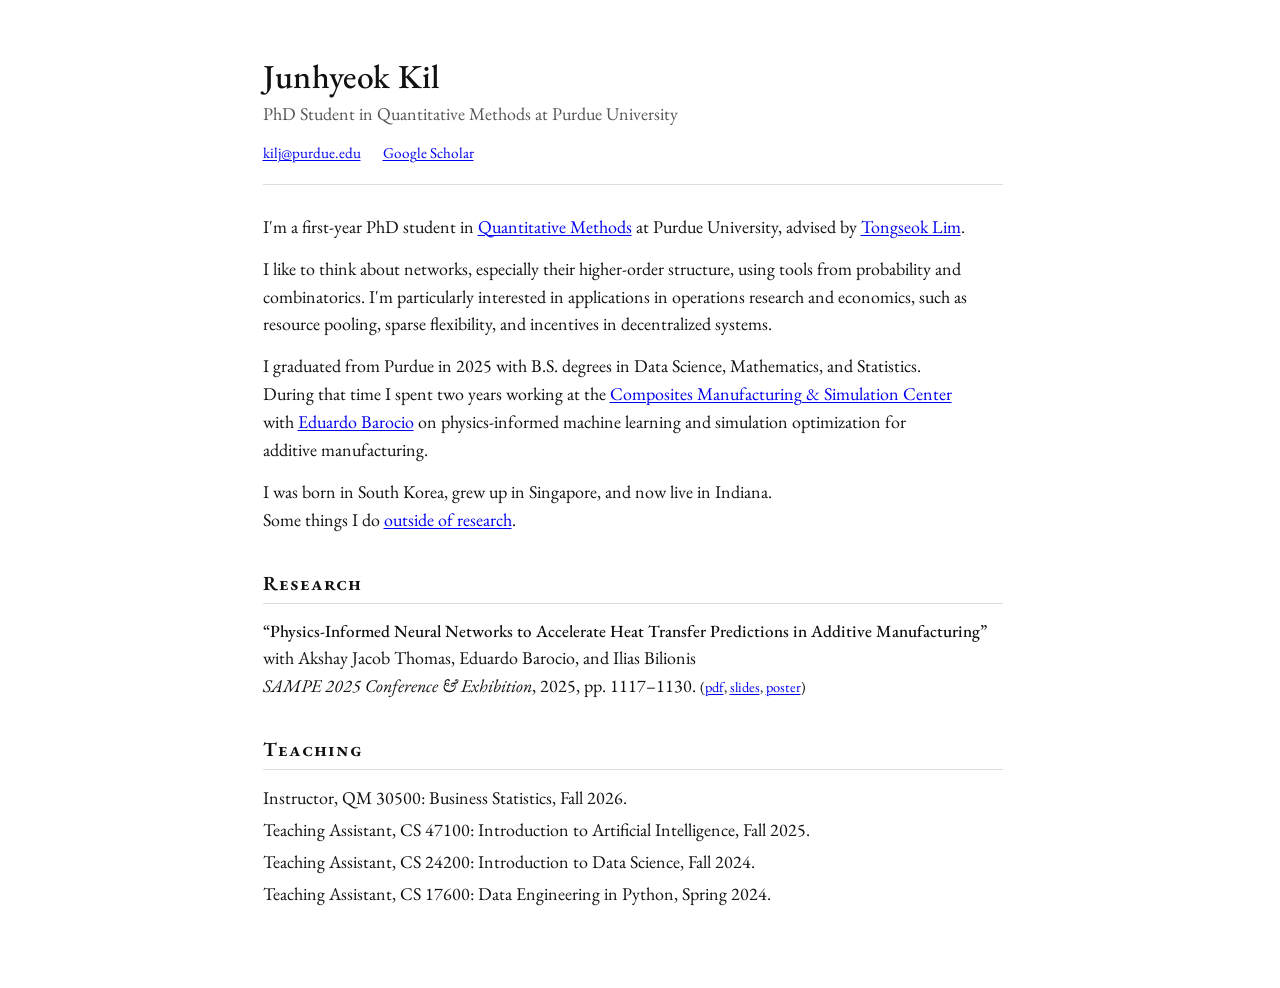
<file: index.html>
<!DOCTYPE html>
<html lang="en">
<head>
  <meta charset="UTF-8">
  <meta name="viewport" content="width=device-width, initial-scale=1.0">
  <meta name="description" content="Junhyeok Kil, PhD student in Quantitative Methods at Purdue University.">
  <link rel="preconnect" href="https://fonts.googleapis.com">
  <link rel="preconnect" href="https://fonts.gstatic.com" crossorigin>
  <link href="https://fonts.googleapis.com/css2?family=EB+Garamond:ital,wght@0,400;0,500;0,600;1,400&display=swap" rel="stylesheet">
  <title>Junhyeok Kil</title>
  <style>
    * { box-sizing: border-box; }

    html { scrollbar-gutter: stable; }

    body {
      font-family: "EB Garamond", Georgia, serif;
      width: 90%;
      max-width: 740px;
      margin: 56px auto 80px;
      font-size: 18px;
      line-height: 1.55;
      color: #111;
      background: #fff;
    }

    a {
      color: #0000ee;
      text-decoration: underline;
      text-decoration-thickness: 1px;
      text-underline-offset: 2px;
    }
    a:hover { text-decoration-thickness: 2px; }

    /* header */
    #header {
      border-bottom: 1px solid #ddd;
      padding-bottom: 18px;
      margin-bottom: 28px;
    }

    #header h1 {
      font-size: 2.1rem;
      font-weight: 500;
      letter-spacing: 0.01em;
      margin: 0;
      line-height: 1.2;
    }

    #header h1 a { color: inherit; text-decoration: none; }

    #header .role {
      color: #555;
      margin: 4px 0 14px;
    }

    #nav {
      display: flex;
      flex-wrap: wrap;
      gap: 6px 22px;
      font-size: 0.95rem;
    }

    /* sections */
    section { margin-bottom: 34px; }

    section h2 {
      font-size: 1.25rem;
      font-weight: 600;
      font-variant: small-caps;
      letter-spacing: 0.05em;
      color: #111;
      border-bottom: 1px solid #ddd;
      padding-bottom: 4px;
      margin: 0 0 14px;
    }

    section > p {
      margin: 0 0 14px;
      /* avoid a lone word on the last line */
      text-wrap: pretty;
    }

    /* publication-style entries */
    .entries {
      list-style: none;
      padding: 0;
      margin: 0;
    }

    .entries li { margin-bottom: 14px; }

    .entries.compact li { margin-bottom: 4px; }

    .entries .title { font-weight: 500; }

    /* paper entries: title, authors, venue each on their own line */
    .entries .title,
    .entries .authors,
    .entries .venue { display: block; }

    /* slightly smaller so the paper title fits on one line at full width */
    #research .title { font-size: 0.95em; }

    .entries .links {
      font-size: 0.9rem;
      white-space: nowrap;
    }

    @media (max-width: 480px) {
      body { margin: 28px auto 56px; }
      #header h1 { font-size: 1.75rem; }
    }
  </style>
</head>
<body>

<!-- header -->
<div id="header">
  <h1><a href="index.html">Junhyeok Kil</a></h1>
  <p class="role">PhD Student in Quantitative Methods at Purdue University</p>
  <div id="nav">
    <!-- address is assembled by the script below so scrapers don't find it in the source -->
    <a id="email" data-user="kilj" data-domain="purdue.edu">kilj [at] purdue [dot] edu</a>
    <a href="https://scholar.google.com/citations?user=K0sZiIoAAAAJ&amp;hl=en" target="_blank" rel="noopener">Google Scholar</a>
  </div>
</div>

<section id="about">
  <p>I'm a first-year PhD student in <a href="https://business.purdue.edu/phd/programs/quantitative-methods/home.php">Quantitative Methods</a> at Purdue University, advised by <a href="https://tlim0213.github.io/">Tongseok Lim</a>.</p>
  <p>I like to think about networks, especially their higher-order structure, using tools from probability and combinatorics. I'm particularly interested in applications in operations research and economics, such as resource pooling, sparse flexibility, and incentives in decentralized systems.</p>
  <p>I graduated from Purdue in 2025 with B.S. degrees in Data Science, Mathematics, and Statistics. During that time I spent two years working at the <a href="https://www.purdue.edu/cmsc/">Composites Manufacturing &amp; Simulation Center</a> with <a href="https://engineering.purdue.edu/ME/People/ptProfile?resource_id=120407">Eduardo&nbsp;Barocio</a> on physics-informed machine learning and simulation optimization for additive manufacturing.</p>
  <p>I was born in South Korea, grew up in Singapore, and now live in Indiana. Some&nbsp;things&nbsp;I&nbsp;do <a href="personal.html">outside&nbsp;of&nbsp;research</a>.</p>
</section>

<section id="research">
  <h2>Research</h2>
  <ul class="entries">
    <li>
      <span class="title">&ldquo;Physics-Informed Neural Networks to Accelerate Heat Transfer Predictions in Additive Manufacturing&rdquo;</span>
      <span class="authors">with Akshay Jacob Thomas, Eduardo Barocio, and Ilias Bilionis</span>
      <span class="venue"><i>SAMPE 2025 Conference &amp; Exhibition</i>, 2025, pp. 1117&ndash;1130.
      <span class="links">(<a href="research/papers/pinns-heat-transfer-sampe-2025.pdf" target="_blank" rel="noopener">pdf</a>, <a href="research/slides/pinns-heat-transfer-slides.pdf" target="_blank" rel="noopener">slides</a>, <a href="research/posters/pinns-heat-transfer-poster.pdf" target="_blank" rel="noopener">poster</a>)</span></span>
    </li>
  </ul>
</section>

<section id="teaching">
  <h2>Teaching</h2>
  <ul class="entries compact">
    <li>Instructor, QM 30500: Business Statistics, Fall 2026.</li>
    <li>Teaching Assistant, CS 47100: Introduction to Artificial Intelligence, Fall 2025.</li>
    <li>Teaching Assistant, CS 24200: Introduction to Data Science, Fall 2024.</li>
    <li>Teaching Assistant, CS 17600: Data Engineering in Python, Spring 2024.</li>
  </ul>
</section>

<script>
  const email = document.getElementById("email");
  const address = email.dataset.user + "@" + email.dataset.domain;
  email.href = "mailto:" + address;
  email.textContent = address;
</script>

</body>
</html>
</file>
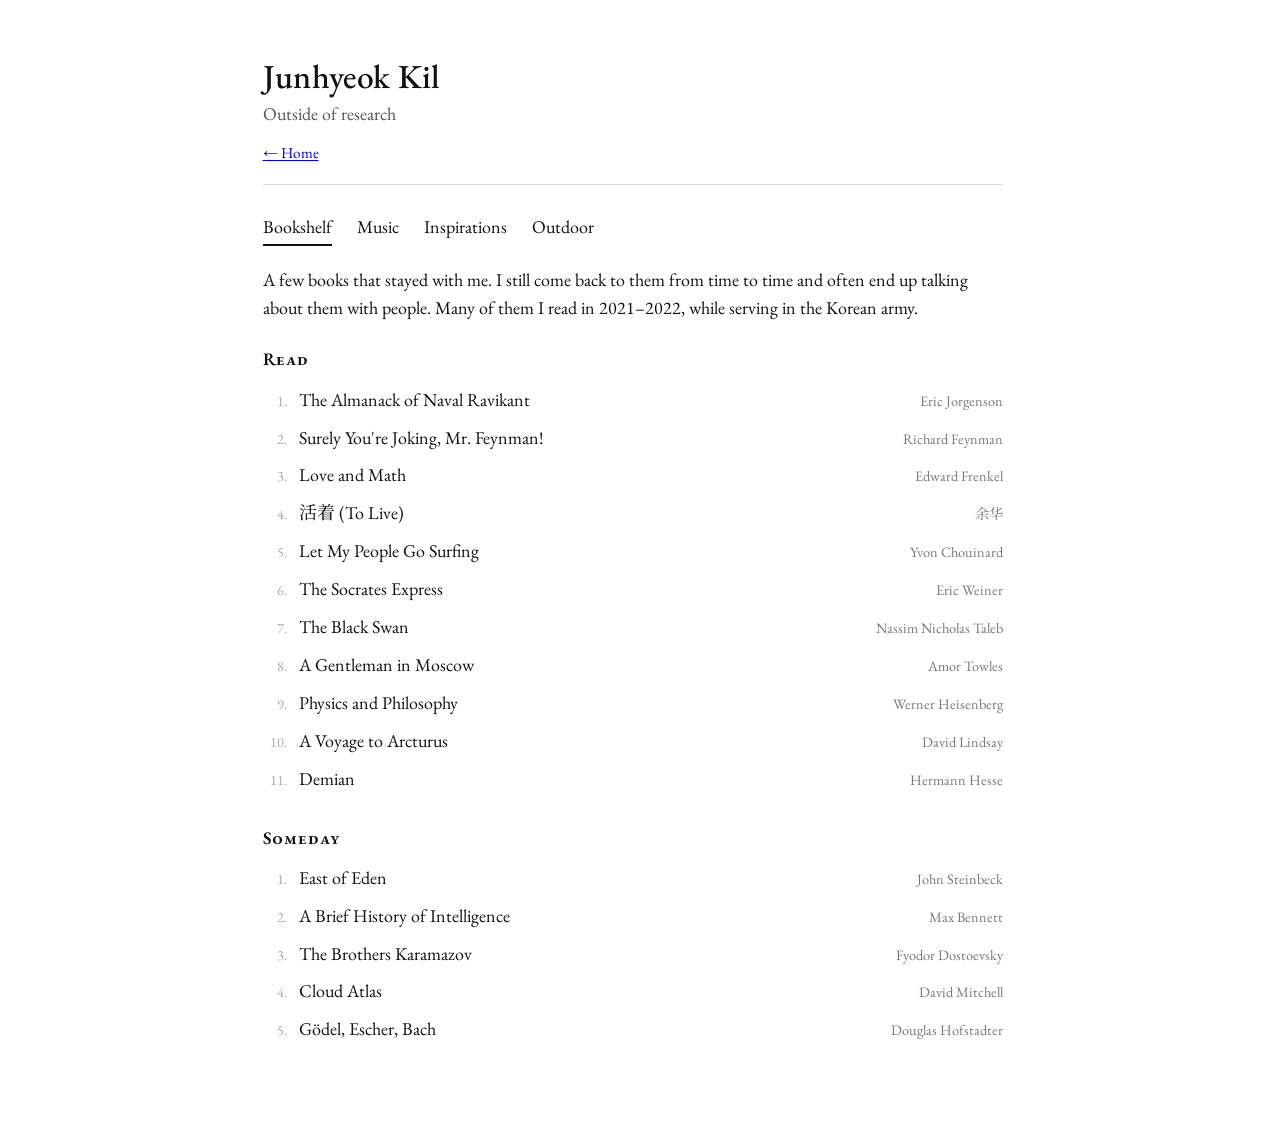
<file: personal.html>
<!DOCTYPE html>
<html lang="en">
<head>
  <meta charset="UTF-8">
  <meta name="viewport" content="width=device-width, initial-scale=1.0">
  <link rel="preconnect" href="https://fonts.googleapis.com">
  <link rel="preconnect" href="https://fonts.gstatic.com" crossorigin>
  <link href="https://fonts.googleapis.com/css2?family=EB+Garamond:ital,wght@0,400;0,500;0,600;1,400&family=Noto+Serif+SC:wght@400&display=swap" rel="stylesheet">
  <title>Personal &middot; Junhyeok Kil</title>
  <style>
    * { box-sizing: border-box; }

    html { scrollbar-gutter: stable; }

    body {
      font-family: "EB Garamond", "Noto Serif SC", Georgia, serif;
      width: 90%;
      max-width: 740px;
      margin: 56px auto 80px;
      font-size: 18px;
      line-height: 1.55;
      color: #111;
      background: #fff;
    }

    a {
      color: #0000ee;
      text-decoration: underline;
      text-decoration-thickness: 1px;
      text-underline-offset: 2px;
    }
    a:hover { text-decoration-thickness: 2px; }

    /* header */
    #header {
      border-bottom: 1px solid #ddd;
      padding-bottom: 18px;
      margin-bottom: 28px;
    }

    #header h1 {
      font-size: 2.1rem;
      font-weight: 500;
      letter-spacing: 0.01em;
      margin: 0;
      line-height: 1.2;
    }

    #header h1 a { color: inherit; text-decoration: none; }

    #header .role {
      color: #555;
      margin: 4px 0 14px;
    }

    #nav-links { font-size: 0.95rem; }

    /* tabs */
    #nav {
      display: flex;
      flex-wrap: wrap;
      gap: 10px 25px;
      margin-bottom: 20px;
    }

    #nav button {
      font: inherit;
      color: #111;
      background: none;
      border: none;
      border-bottom: 2px solid transparent;
      padding: 0 0 3px;
      cursor: pointer;
    }

    #nav button.active {
      border-bottom: 2px solid #111;
    }

    /* sections */
    section { margin-bottom: 30px; }

    section[hidden] { display: none; }

    section h3 {
      font-size: 1.1rem;
      font-weight: 600;
      font-variant: small-caps;
      letter-spacing: 0.05em;
      color: #111;
      margin: 0 0 8px;
    }

    section p {
      margin: 0 0 14px;
    }

    section p + h3 {
      margin-top: 24px;
    }

    .link-list {
      list-style: none;
      padding: 0;
      margin: 0;
      counter-reset: item;
    }

    .link-list li {
      display: flex;
      align-items: baseline;
      gap: 12px;
      padding: 5px 0;
      counter-increment: item;
    }

    /* numbers right-align on the period so the titles line up */
    .link-list li::before {
      content: counter(item) ".";
      flex: 0 0 1.7em;
      text-align: right;
      color: #aaa;
      font-size: 0.9rem;
    }

    .link-list .meta {
      white-space: nowrap;
      color: #777;
      font-size: 0.9rem;
      flex-shrink: 0;
      margin-left: auto;
      padding-left: 20px;
    }

    .link-list + h3 { margin-top: 26px; }
    .link-list + p { margin-top: 22px; }

    /* bookshelf: authors sit where the other lists put their meta */
    #bookshelf .meta { white-space: normal; text-align: right; }

    @media (max-width: 480px) {
      body { margin: 28px auto 56px; }
      #header h1 { font-size: 1.75rem; }
    }
  </style>
</head>
<body>

<!-- header -->
<div id="header">
  <h1><a href="index.html">Junhyeok Kil</a></h1>
  <p class="role">Outside of research</p>
  <div id="nav-links">
    <a href="index.html">&larr; Home</a>
  </div>
</div>

<!-- tabs -->
<div id="nav">
  <button type="button" data-tab="bookshelf" class="active">Bookshelf</button>
  <button type="button" data-tab="music">Music</button>
  <button type="button" data-tab="quotes">Inspirations</button>
  <button type="button" data-tab="outdoor">Outdoor</button>
</div>

<section id="bookshelf">
  <!-- To add a book: copy a list item, then swap the title and author. -->
  <p>A few books that stayed with me. I still come back to them from time to time and often end up talking about them with people. Many of them I read in 2021&ndash;2022, while serving in the Korean army.</p>

  <h3>Read</h3>
  <ul class="link-list">
    <li>
      <span>The Almanack of Naval Ravikant</span>
      <span class="meta">Eric Jorgenson</span>
    </li>
    <li>
      <span>Surely You're Joking, Mr. Feynman!</span>
      <span class="meta">Richard Feynman</span>
    </li>
    <li>
      <span>Love and Math</span>
      <span class="meta">Edward Frenkel</span>
    </li>
    <li>
      <span>活着 (To Live)</span>
      <span class="meta">余华</span>
    </li>
    <li>
      <span>Let My People Go Surfing</span>
      <span class="meta">Yvon Chouinard</span>
    </li>
    <li>
      <span>The Socrates Express</span>
      <span class="meta">Eric Weiner</span>
    </li>
    <li>
      <span>The Black Swan</span>
      <span class="meta">Nassim Nicholas Taleb</span>
    </li>
    <li>
      <span>A Gentleman in Moscow</span>
      <span class="meta">Amor Towles</span>
    </li>
    <li>
      <span>Physics and Philosophy</span>
      <span class="meta">Werner Heisenberg</span>
    </li>
    <li>
      <span>A Voyage to Arcturus</span>
      <span class="meta">David Lindsay</span>
    </li>
    <li>
      <span>Demian</span>
      <span class="meta">Hermann Hesse</span>
    </li>
  </ul>

  <h3>Someday</h3>
  <ul class="link-list">
    <li>
      <span>East of Eden</span>
      <span class="meta">John Steinbeck</span>
    </li>
    <li>
      <span>A Brief History of Intelligence</span>
      <span class="meta">Max Bennett</span>
    </li>
    <li>
      <span>The Brothers Karamazov</span>
      <span class="meta">Fyodor Dostoevsky</span>
    </li>
    <li>
      <span>Cloud Atlas</span>
      <span class="meta">David Mitchell</span>
    </li>
    <li>
      <span>Gödel, Escher, Bach</span>
      <span class="meta">Douglas Hofstadter</span>
    </li>
  </ul>
</section>

<section id="music" hidden>
  <p>I spend most of my listening time on classical, like Elgar's cello concerto, Saint-Saëns, and Chopin's études. I liked rock more in middle and high school, when I would try to play songs like Bon Jovi, Coldplay and Radiohead. These days I am increasingly listening to and discovering instrumentals and soundtracks.</p>
  <p>Across genres, I keep being drawn to something unhurried, usually with a piano at its centre, that opens with grandness and builds until it feels much larger than where it began.</p>
  <h3>All-time favourites</h3>
  <ul class="link-list">
    <li>
      <a href="https://www.youtube.com/watch?v=C2U-lL_qdTI" target="_blank" rel="noopener">The Cloud Atlas Sextet</a>
      <span class="meta">Tykwer, Klimek &amp; Heil</span>
    </li>
    <li>
      <a href="https://www.youtube.com/watch?v=btqHrVYO3KI" target="_blank" rel="noopener">New Birth (胎動)</a>
      <span class="meta">Hayato Sumino</span>
    </li>
  </ul>

  <p>I used to make some myself when I was more passionate. A few tracks are still on <a href="https://soundcloud.com/kilyjun" target="_blank" rel="noopener">SoundCloud</a>.</p>
</section>

<section id="quotes" hidden>
  <p>This is a collection of pieces that I love, that I share with people around me, and that shaped me.</p>
  <ul class="link-list">
    <li>
      <a href="quotes/jack-london-credo.html">Jack London's Credo</a>
      <span class="meta">1 min read</span>
    </li>
    <li>
      <a href="quotes/bertrand-russell-art-of-living.html">Bertrand Russell on What Makes a Happy Life</a>
      <span class="meta">1 min read</span>
    </li>
    <li>
      <a href="quotes/the-pilgrims.html">The Golden Road to Samarkand</a>
      <span class="meta">1 min read</span>
    </li>
    <li>
      <a href="quotes/a-prayer.html">The Daily Prayer</a>
      <span class="meta">1 min read</span>
    </li>
    <li>
      <a href="quotes/shakespeare-sonnet-29.html">Shakespeare's Sonnet 29</a>
      <span class="meta">1 min read</span>
    </li>
    <li>
      <a href="https://slimemoldtimemold.com/2022/02/10/the-scientific-virtues/" target="_blank" rel="noopener">The Scientific Virtues</a>
      <span class="meta">60 min read</span>
    </li>
  </ul>
</section>

<section id="outdoor" hidden>
  <h3>Half marathons</h3>
  <ul class="link-list">
    <li>
      <span><a href="https://my.raceresult.com/426848/details?pid=2328" target="_blank" rel="noopener">Purdue Boilermaker Half Marathon</a> &middot; 1:53:43</span>
      <span class="meta">Oct 2026</span>
    </li>
    <li>
      <span><a href="https://my.raceresult.com/364892/details?pid=291" target="_blank" rel="noopener">Purdue Boilermaker Half Marathon</a> &middot; 1:55:51</span>
      <span class="meta">Oct 2025</span>
    </li>
  </ul>

  <h3>5K</h3>
  <ul class="link-list">
    <li>
      <span><a href="https://my.raceresult.com/390614/details0?pid=1357" target="_blank" rel="noopener">The Challenge 5K</a> &middot; 24:58</span>
      <span class="meta">Apr 2026</span>
    </li>
  </ul>

  <h3>Sprints</h3>
  <ul class="link-list">
    <li>
      <span><a href="https://www.123finish.com/ath/ath.php?athid=22951&amp;ath=Kil" target="_blank" rel="noopener">100m, National Schools A Division</a> &middot; 12.36</span>
      <span class="meta">Mar 2019</span>
    </li>
    <li>
      <span><a href="https://www.123finish.com/ath/ath.php?athid=22951&amp;ath=Kil" target="_blank" rel="noopener">200m, National Schools A Division</a> &middot; 25.78</span>
      <span class="meta">Mar 2019</span>
    </li>
  </ul>

  <h3>Summits</h3>
  <ul class="link-list">
    <li>
      <span><a href="outdoor/kilimanjaro-uhuru-peak.jpg" target="_blank" rel="noopener">Kilimanjaro (Uhuru Peak)</a> &middot; 5,895 m &middot; age 24</span>
      <span class="meta">Jun 2024</span>
    </li>
  </ul>
</section>

<script>
  const tabs = document.querySelectorAll("#nav button");

  function showTab(name) {
    tabs.forEach(t => {
      const on = t.dataset.tab === name;
      t.classList.toggle("active", on);
      document.getElementById(t.dataset.tab).hidden = !on;
    });
  }

  tabs.forEach(tab => {
    tab.addEventListener("click", () => {
      showTab(tab.dataset.tab);
      // keep the open tab in the URL so returning here restores it
      history.replaceState(null, "", "#" + tab.dataset.tab);
    });
  });

  // open the tab named in the hash (e.g. index.html#quotes)
  function openTabFromHash() {
    const fromHash = location.hash.slice(1);
    if (fromHash && document.querySelector('#nav button[data-tab="' + fromHash + '"]')) {
      showTab(fromHash);
    }
  }
  openTabFromHash();
  // in-page links like <a href="#bookshelf"> should also switch tabs
  window.addEventListener("hashchange", openTabFromHash);


</script>

</body>
</html>
</file>
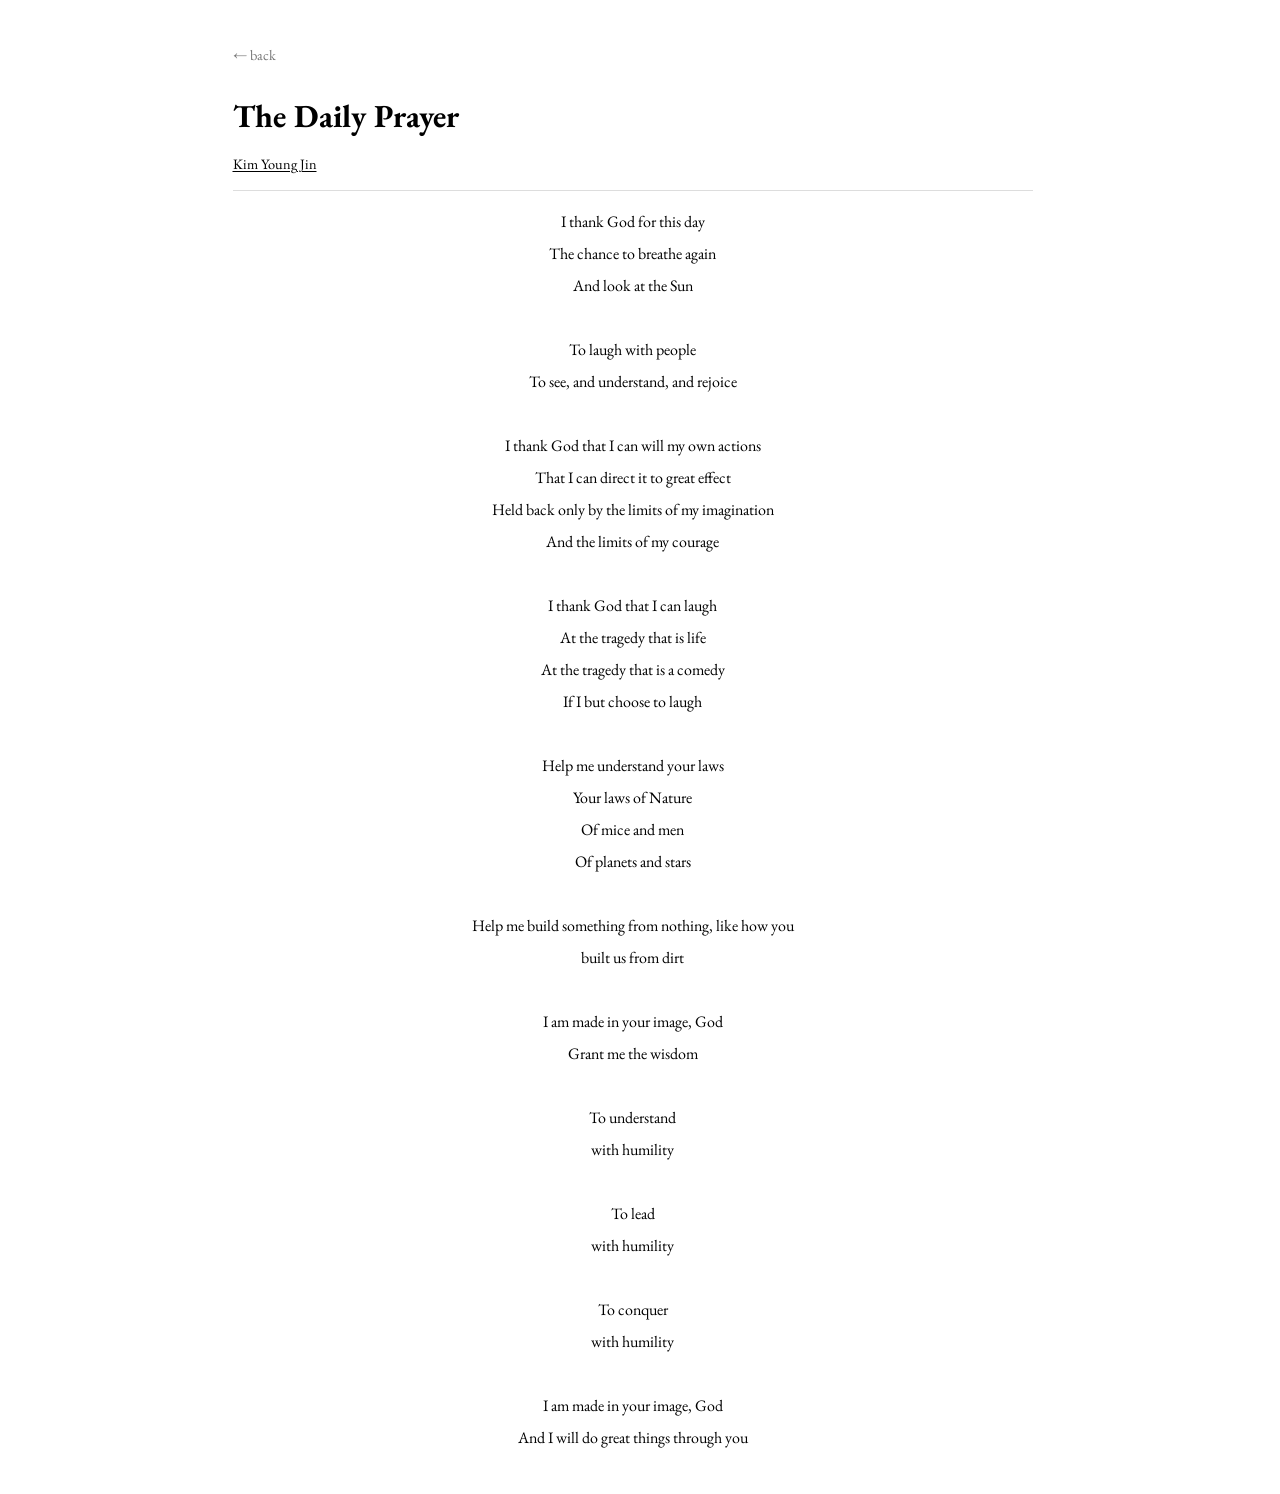
<file: quotes/a-prayer.html>
<!DOCTYPE html>
<html lang="en">
<head>
  <meta charset="UTF-8">
  <meta name="viewport" content="width=device-width, initial-scale=1.0">
  <link rel="preconnect" href="https://fonts.googleapis.com">
  <link rel="preconnect" href="https://fonts.gstatic.com" crossorigin>
  <link href="https://fonts.googleapis.com/css2?family=EB+Garamond:ital,wght@0,400;0,600;1,400&display=swap" rel="stylesheet">
  <title>The Daily Prayer · Kim Young Jin</title>
  <style>
    * { box-sizing: border-box; }
    html { scrollbar-gutter: stable; }
    body {
      font-family: "EB Garamond", Georgia, serif;
      width: 90%;
      max-width: 800px;
      margin: 40px auto;
      font-size: 18px;
      line-height: 1.6;
      color: #000;
      background: #fff;
    }
    a {
      color: #000;
      text-decoration: underline;
      text-decoration-thickness: 1px;
      text-underline-offset: 2px;
    }
    a:hover { text-decoration-thickness: 2px; }
    .back {
      font-size: 0.9rem;
      color: #777;
      display: inline-block;
      margin-bottom: 25px;
      text-decoration: none;
    }
    .back:hover { color: #000; text-decoration: none; }
    h1 {
      font-size: 2rem;
      font-weight: bold;
      margin: 0 0 10px;
    }
    .byline, .meta {
      font-size: 0.9rem;
      color: #777;
      margin: 0 0 15px;
      padding-bottom: 15px;
      border-bottom: 1px solid #ddd;
    }

    pre {
      font-family: inherit;
      font-size: 1rem;
      line-height: 2;
      white-space: pre-wrap;
      color: #000;
      margin: 0;
      text-align: center;
    }
  </style>
</head>
<body>
  <a class="back" href="../personal.html#quotes">← back</a>
  <h1>The Daily Prayer</h1>
  <p class="byline"><a href="https://whyjay.vercel.app/" target="_blank" rel="noopener">Kim Young Jin</a></p>
  <pre>I thank God for this day
The chance to breathe again
And look at the Sun

To laugh with people
To see, and understand, and rejoice

I thank God that I can will my own actions
That I can direct it to great effect
Held back only by the limits of my imagination
And the limits of my courage

I thank God that I can laugh
At the tragedy that is life
At the tragedy that is a comedy
If I but choose to laugh

Help me understand your laws
Your laws of Nature
Of mice and men
Of planets and stars

Help me build something from nothing, like how you
built us from dirt

I am made in your image, God
Grant me the wisdom

To understand
with humility

To lead
with humility

To conquer
with humility

I am made in your image, God
And I will do great things through you</pre>
</body>
</html>
</file>
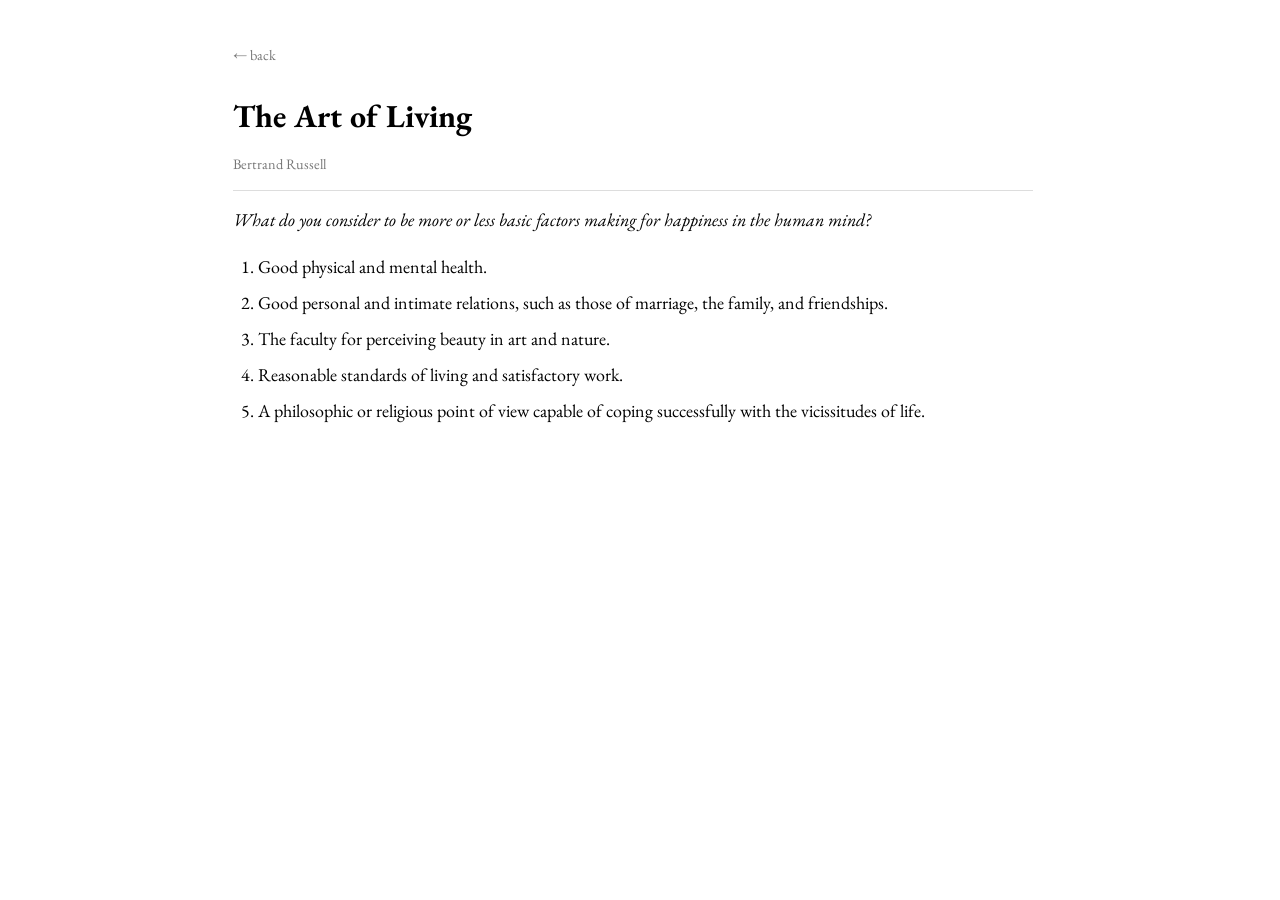
<file: quotes/bertrand-russell-art-of-living.html>
<!DOCTYPE html>
<html lang="en">
<head>
  <meta charset="UTF-8">
  <meta name="viewport" content="width=device-width, initial-scale=1.0">
  <link rel="preconnect" href="https://fonts.googleapis.com">
  <link rel="preconnect" href="https://fonts.gstatic.com" crossorigin>
  <link href="https://fonts.googleapis.com/css2?family=EB+Garamond:ital,wght@0,400;0,600;1,400&display=swap" rel="stylesheet">
  <title>The Art of Living · Bertrand Russell</title>
  <style>
    * { box-sizing: border-box; }
    html { scrollbar-gutter: stable; }
    body {
      font-family: "EB Garamond", Georgia, serif;
      width: 90%;
      max-width: 800px;
      margin: 40px auto;
      font-size: 18px;
      line-height: 1.6;
      color: #000;
      background: #fff;
    }
    a {
      color: #000;
      text-decoration: underline;
      text-decoration-thickness: 1px;
      text-underline-offset: 2px;
    }
    a:hover { text-decoration-thickness: 2px; }
    .back {
      font-size: 0.9rem;
      color: #777;
      display: inline-block;
      margin-bottom: 25px;
      text-decoration: none;
    }
    .back:hover { color: #000; text-decoration: none; }
    h1 {
      font-size: 2rem;
      font-weight: bold;
      margin: 0 0 10px;
    }
    .byline, .meta {
      font-size: 0.9rem;
      color: #777;
      margin: 0 0 15px;
      padding-bottom: 15px;
      border-bottom: 1px solid #ddd;
    }

    p { margin: 0 0 1em; color: #000; }
    ol {
      padding-left: 1.4em;
      color: #000;
      margin: 0;
    }
    ol li {
      margin-bottom: 0.4em;
    }
    .question {
      font-style: italic;
      margin-bottom: 1em;
    }
  </style>
</head>
<body>
  <a class="back" href="../personal.html#quotes">← back</a>
  <h1>The Art of Living</h1>
  <p class="byline">Bertrand Russell</p>
  <p class="question">What do you consider to be more or less basic factors making for happiness in the human mind?</p>
  <ol>
    <li>Good physical and mental health.</li>
    <li>Good personal and intimate relations, such as those of marriage, the family, and friendships.</li>
    <li>The faculty for perceiving beauty in art and nature.</li>
    <li>Reasonable standards of living and satisfactory work.</li>
    <li>A philosophic or religious point of view capable of coping successfully with the vicissitudes of life.</li>
  </ol>
</body>
</html>
</file>
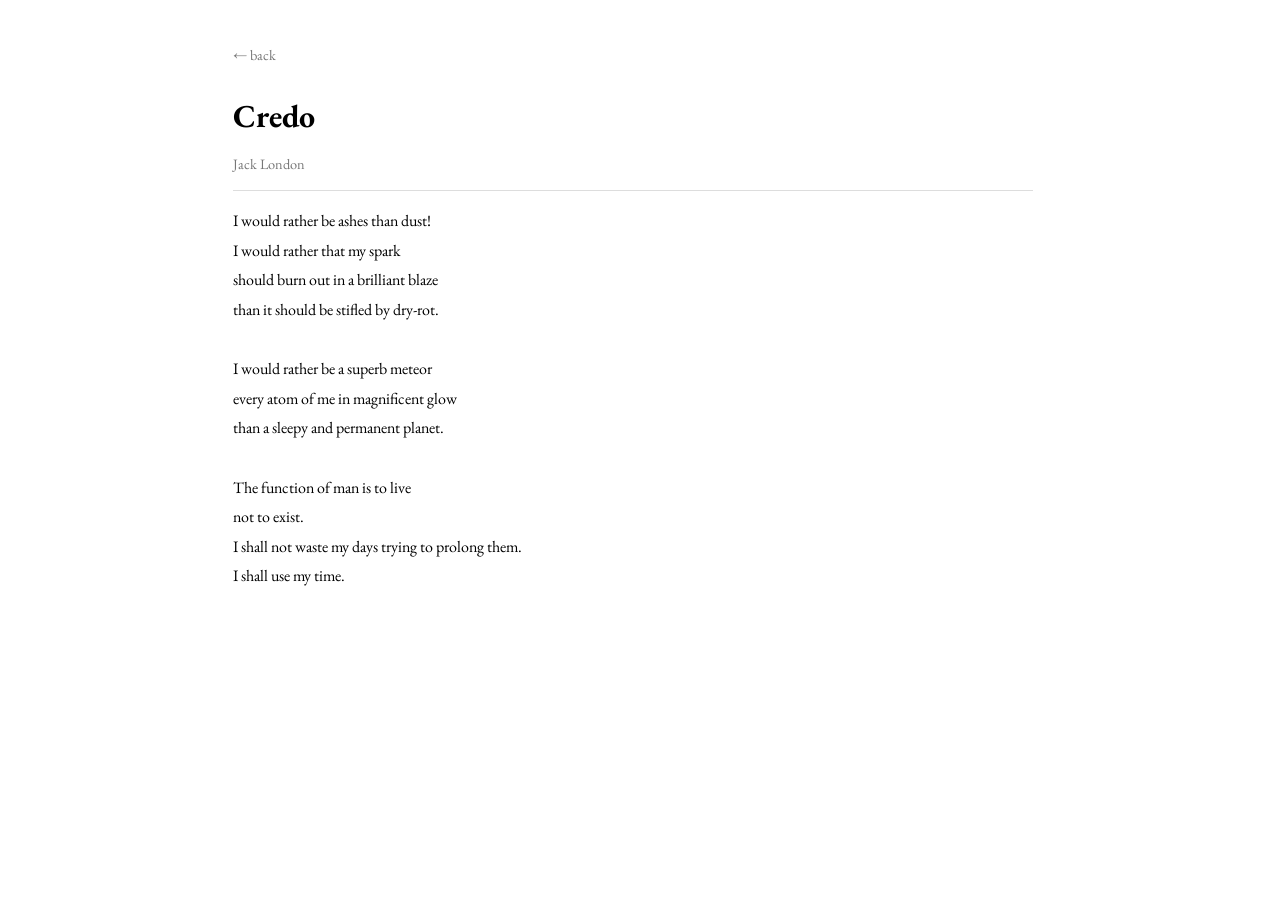
<file: quotes/jack-london-credo.html>
<!DOCTYPE html>
<html lang="en">
<head>
  <meta charset="UTF-8">
  <meta name="viewport" content="width=device-width, initial-scale=1.0">
  <link rel="preconnect" href="https://fonts.googleapis.com">
  <link rel="preconnect" href="https://fonts.gstatic.com" crossorigin>
  <link href="https://fonts.googleapis.com/css2?family=EB+Garamond:ital,wght@0,400;0,600;1,400&display=swap" rel="stylesheet">
  <title>Jack London's Credo</title>
  <style>
    * { box-sizing: border-box; }
    html { scrollbar-gutter: stable; }
    body {
      font-family: "EB Garamond", Georgia, serif;
      width: 90%;
      max-width: 800px;
      margin: 40px auto;
      font-size: 18px;
      line-height: 1.6;
      color: #000;
      background: #fff;
    }
    a {
      color: #000;
      text-decoration: underline;
      text-decoration-thickness: 1px;
      text-underline-offset: 2px;
    }
    a:hover { text-decoration-thickness: 2px; }
    .back {
      font-size: 0.9rem;
      color: #777;
      display: inline-block;
      margin-bottom: 25px;
      text-decoration: none;
    }
    .back:hover { color: #000; text-decoration: none; }
    h1 {
      font-size: 2rem;
      font-weight: bold;
      margin: 0 0 10px;
    }
    .byline, .meta {
      font-size: 0.9rem;
      color: #777;
      margin: 0 0 15px;
      padding-bottom: 15px;
      border-bottom: 1px solid #ddd;
    }

    pre {
      font-family: inherit;
      font-size: 1rem;
      line-height: 1.85;
      white-space: pre-wrap;
      color: #000;
      margin: 0;
    }
  </style>
</head>
<body>
  <a class="back" href="../personal.html#quotes">← back</a>
  <h1>Credo</h1>
  <p class="byline">Jack London</p>
  <pre>I would rather be ashes than dust!
I would rather that my spark
should burn out in a brilliant blaze
than it should be stifled by dry-rot.

I would rather be a superb meteor
every atom of me in magnificent glow
than a sleepy and permanent planet.

The function of man is to live
not to exist.
I shall not waste my days trying to prolong them.
I shall use my time.</pre>
</body>
</html>
</file>
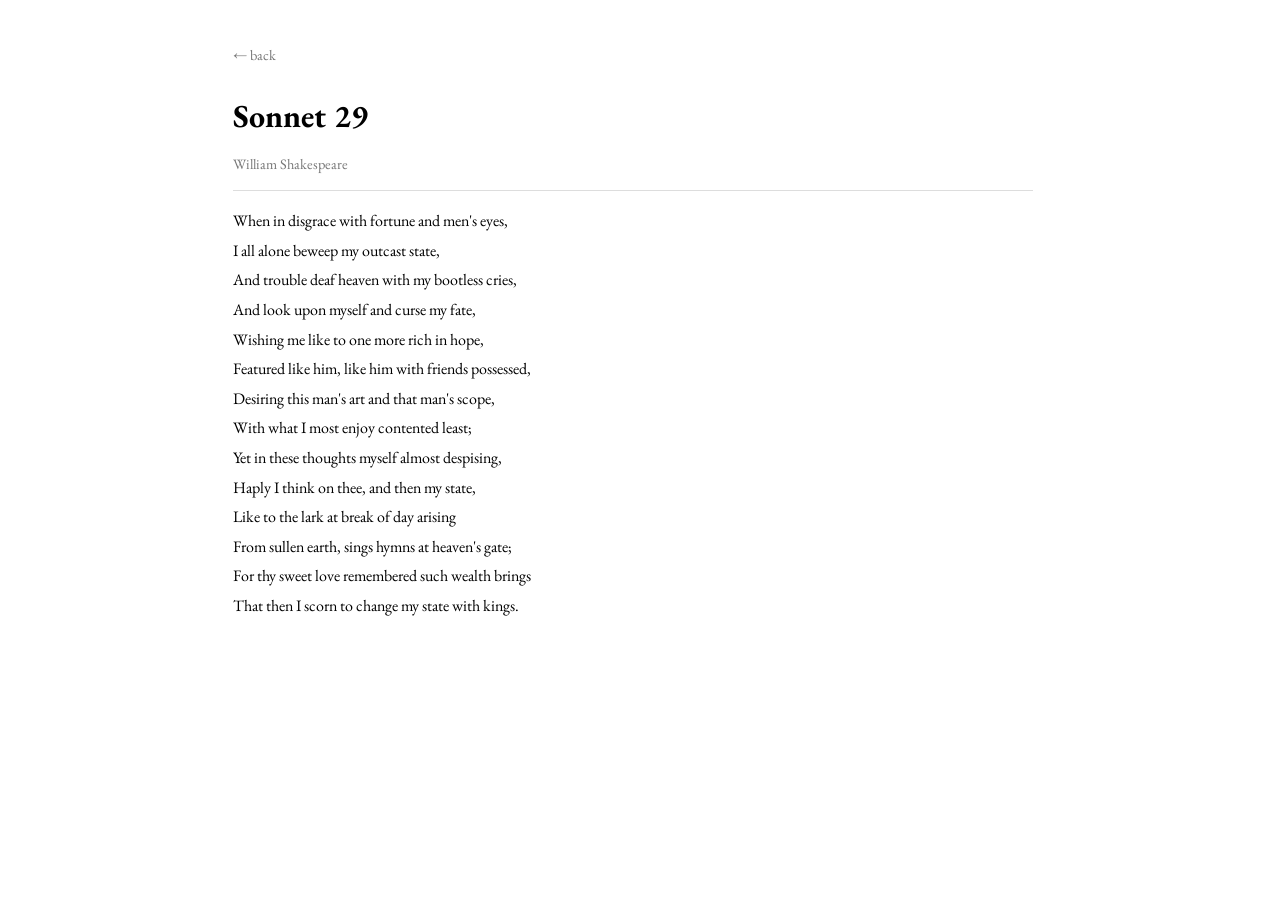
<file: quotes/shakespeare-sonnet-29.html>
<!DOCTYPE html>
<html lang="en">
<head>
  <meta charset="UTF-8">
  <meta name="viewport" content="width=device-width, initial-scale=1.0">
  <link rel="preconnect" href="https://fonts.googleapis.com">
  <link rel="preconnect" href="https://fonts.gstatic.com" crossorigin>
  <link href="https://fonts.googleapis.com/css2?family=EB+Garamond:ital,wght@0,400;0,600;1,400&display=swap" rel="stylesheet">
  <title>Sonnet 29 · William Shakespeare</title>
  <style>
    * { box-sizing: border-box; }
    html { scrollbar-gutter: stable; }
    body {
      font-family: "EB Garamond", Georgia, serif;
      width: 90%;
      max-width: 800px;
      margin: 40px auto;
      font-size: 18px;
      line-height: 1.6;
      color: #000;
      background: #fff;
    }
    a {
      color: #000;
      text-decoration: underline;
      text-decoration-thickness: 1px;
      text-underline-offset: 2px;
    }
    a:hover { text-decoration-thickness: 2px; }
    .back {
      font-size: 0.9rem;
      color: #777;
      display: inline-block;
      margin-bottom: 25px;
      text-decoration: none;
    }
    .back:hover { color: #000; text-decoration: none; }
    h1 {
      font-size: 2rem;
      font-weight: bold;
      margin: 0 0 10px;
    }
    .byline, .meta {
      font-size: 0.9rem;
      color: #777;
      margin: 0 0 15px;
      padding-bottom: 15px;
      border-bottom: 1px solid #ddd;
    }

    pre {
      font-family: inherit;
      font-size: 1rem;
      line-height: 1.85;
      white-space: pre-wrap;
      color: #000;
      margin: 0;
    }
  </style>
</head>
<body>
  <a class="back" href="../personal.html#quotes">← back</a>
  <h1>Sonnet 29</h1>
  <p class="byline">William Shakespeare</p>
  <pre>When in disgrace with fortune and men's eyes,
I all alone beweep my outcast state,
And trouble deaf heaven with my bootless cries,
And look upon myself and curse my fate,
Wishing me like to one more rich in hope,
Featured like him, like him with friends possessed,
Desiring this man's art and that man's scope,
With what I most enjoy contented least;
Yet in these thoughts myself almost despising,
Haply I think on thee, and then my state,
Like to the lark at break of day arising
From sullen earth, sings hymns at heaven's gate;
For thy sweet love remembered such wealth brings
That then I scorn to change my state with kings.</pre>
</body>
</html>
</file>
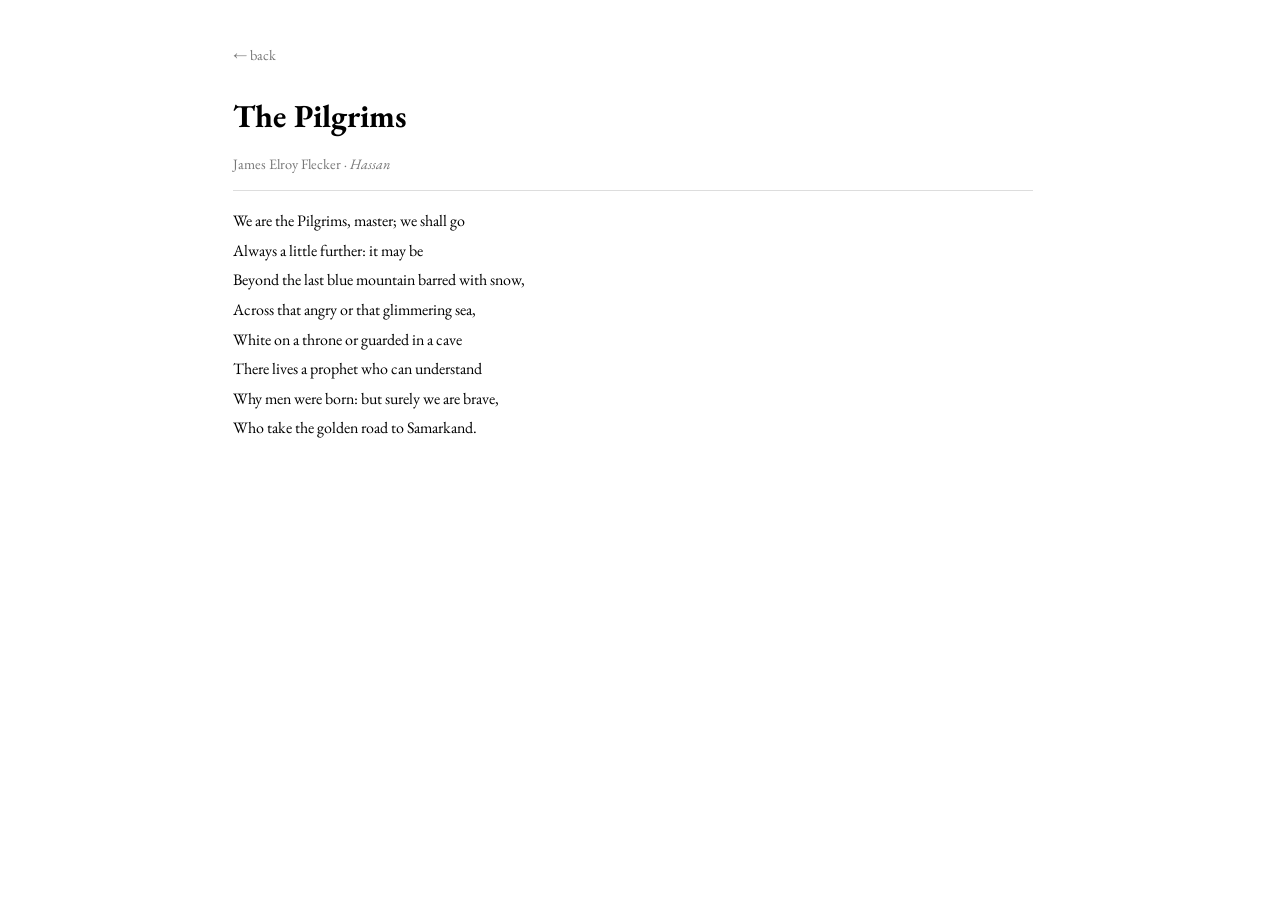
<file: quotes/the-pilgrims.html>
<!DOCTYPE html>
<html lang="en">
<head>
  <meta charset="UTF-8">
  <meta name="viewport" content="width=device-width, initial-scale=1.0">
  <link rel="preconnect" href="https://fonts.googleapis.com">
  <link rel="preconnect" href="https://fonts.gstatic.com" crossorigin>
  <link href="https://fonts.googleapis.com/css2?family=EB+Garamond:ital,wght@0,400;0,600;1,400&display=swap" rel="stylesheet">
  <title>The Pilgrims · James Elroy Flecker</title>
  <style>
    * { box-sizing: border-box; }
    html { scrollbar-gutter: stable; }
    body {
      font-family: "EB Garamond", Georgia, serif;
      width: 90%;
      max-width: 800px;
      margin: 40px auto;
      font-size: 18px;
      line-height: 1.6;
      color: #000;
      background: #fff;
    }
    a {
      color: #000;
      text-decoration: underline;
      text-decoration-thickness: 1px;
      text-underline-offset: 2px;
    }
    a:hover { text-decoration-thickness: 2px; }
    .back {
      font-size: 0.9rem;
      color: #777;
      display: inline-block;
      margin-bottom: 25px;
      text-decoration: none;
    }
    .back:hover { color: #000; text-decoration: none; }
    h1 {
      font-size: 2rem;
      font-weight: bold;
      margin: 0 0 10px;
    }
    .byline, .meta {
      font-size: 0.9rem;
      color: #777;
      margin: 0 0 15px;
      padding-bottom: 15px;
      border-bottom: 1px solid #ddd;
    }

    pre {
      font-family: inherit;
      font-size: 1rem;
      line-height: 1.85;
      white-space: pre-wrap;
      color: #000;
      margin: 0;
    }
  </style>
</head>
<body>
  <a class="back" href="../personal.html#quotes">← back</a>
  <h1>The Pilgrims</h1>
  <p class="byline">James Elroy Flecker · <em>Hassan</em></p>
  <pre>We are the Pilgrims, master; we shall go
Always a little further: it may be
Beyond the last blue mountain barred with snow,
Across that angry or that glimmering sea,
White on a throne or guarded in a cave
There lives a prophet who can understand
Why men were born: but surely we are brave,
Who take the golden road to Samarkand.</pre>
</body>
</html>
</file>
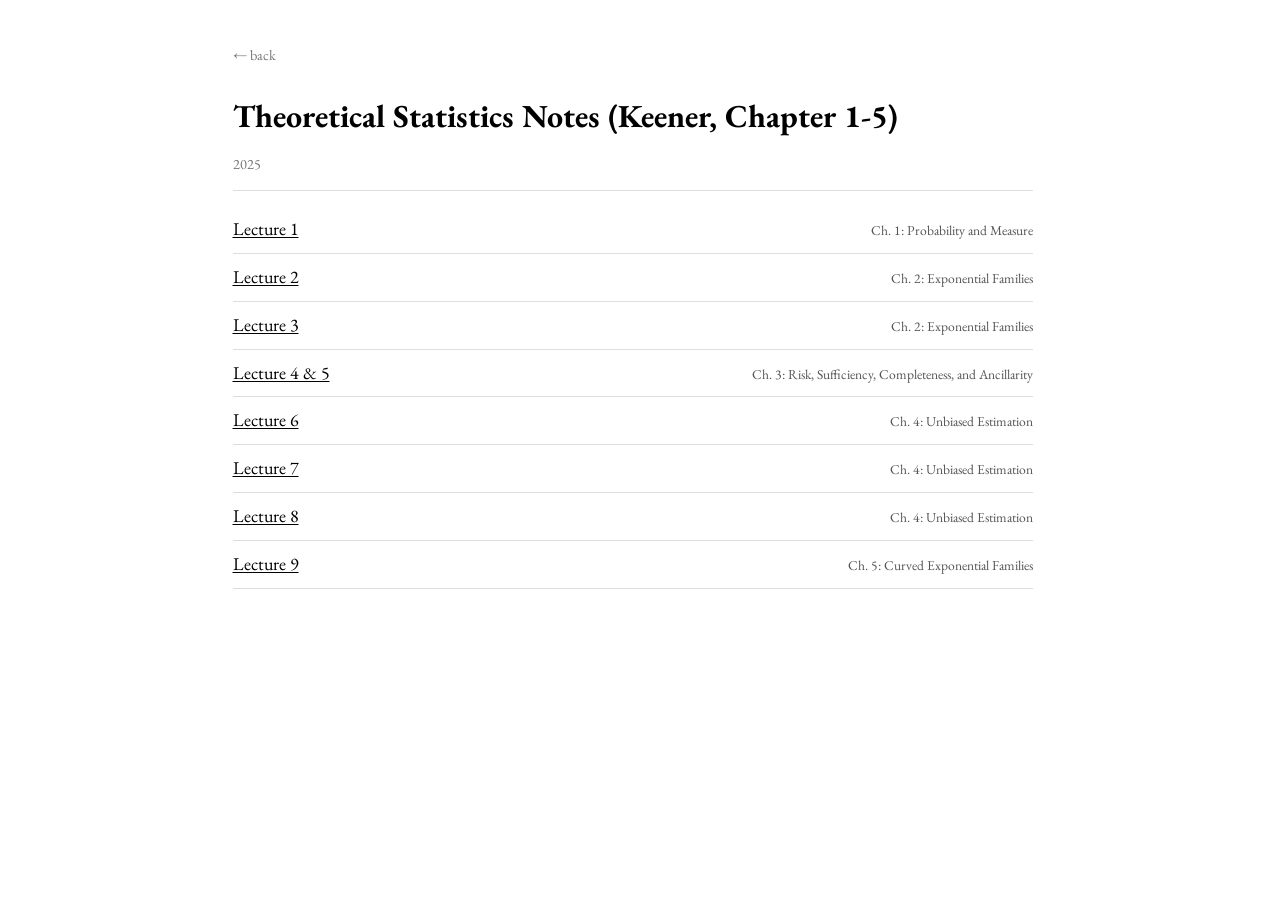
<file: research/theoretical-statistics.html>
<!DOCTYPE html>
<html lang="en">
<head>
  <meta charset="UTF-8">
  <meta name="viewport" content="width=device-width, initial-scale=1.0">
  <link rel="preconnect" href="https://fonts.googleapis.com">
  <link rel="preconnect" href="https://fonts.gstatic.com" crossorigin>
  <link href="https://fonts.googleapis.com/css2?family=EB+Garamond:ital,wght@0,400;0,600;1,400&display=swap" rel="stylesheet">
  <title>Theoretical Statistics Notes (Keener, Chapter 1-5) · Junhyeok Kil</title>
  <style>
    * { box-sizing: border-box; }
    html { scrollbar-gutter: stable; }
    body {
      font-family: "EB Garamond", Georgia, serif;
      width: 90%;
      max-width: 800px;
      margin: 40px auto;
      font-size: 18px;
      line-height: 1.6;
      color: #000;
      background: #fff;
    }
    a {
      color: #000;
      text-decoration: underline;
      text-decoration-thickness: 1px;
      text-underline-offset: 2px;
    }
    a:hover { text-decoration-thickness: 2px; }
    .back {
      font-size: 0.9rem;
      color: #777;
      display: inline-block;
      margin-bottom: 25px;
      text-decoration: none;
    }
    .back:hover { color: #000; text-decoration: none; }
    h1 {
      font-size: 2rem;
      font-weight: bold;
      margin: 0 0 10px;
    }
    .byline, .meta {
      font-size: 0.9rem;
      color: #777;
      margin: 0 0 15px;
      padding-bottom: 15px;
      border-bottom: 1px solid #ddd;
    }

    ul {
      list-style: none;
      padding: 0;
      margin: 0;
    }
    li {
      display: flex;
      justify-content: space-between;
      align-items: baseline;
      padding: 9px 0;
      border-bottom: 1px solid #ddd;
      gap: 16px;
    }
    .chapter {
      font-size: 0.85rem;
      color: #555;
      white-space: nowrap;
      flex-shrink: 0;
    }
  </style>
</head>
<body>
  <a class="back" href="../index.html">← back</a>
  <h1>Theoretical Statistics Notes (Keener, Chapter 1-5)</h1>
  <p class="byline">2025</p>
  <ul>
    <li><a href="theoretical-statistics/TS_Lecture1.pdf" target="_blank">Lecture 1</a><span class="chapter">Ch. 1: Probability and Measure</span></li>
    <li><a href="theoretical-statistics/TS_Lecture2.pdf" target="_blank">Lecture 2</a><span class="chapter">Ch. 2: Exponential Families</span></li>
    <li><a href="theoretical-statistics/TS_Lecture3.pdf" target="_blank">Lecture 3</a><span class="chapter">Ch. 2: Exponential Families</span></li>
    <li><a href="theoretical-statistics/TS_Lecture4&5.pdf" target="_blank">Lecture 4 &amp; 5</a><span class="chapter">Ch. 3: Risk, Sufficiency, Completeness, and Ancillarity</span></li>
    <li><a href="theoretical-statistics/TS_Lecture6.pdf" target="_blank">Lecture 6</a><span class="chapter">Ch. 4: Unbiased Estimation</span></li>
    <li><a href="theoretical-statistics/TS_Lecture7.pdf" target="_blank">Lecture 7</a><span class="chapter">Ch. 4: Unbiased Estimation</span></li>
    <li><a href="theoretical-statistics/TS_Lecture8.pdf" target="_blank">Lecture 8</a><span class="chapter">Ch. 4: Unbiased Estimation</span></li>
    <li><a href="theoretical-statistics/TS_Lecture_9.pdf" target="_blank">Lecture 9</a><span class="chapter">Ch. 5: Curved Exponential Families</span></li>
  </ul>
</body>
</html>
</file>
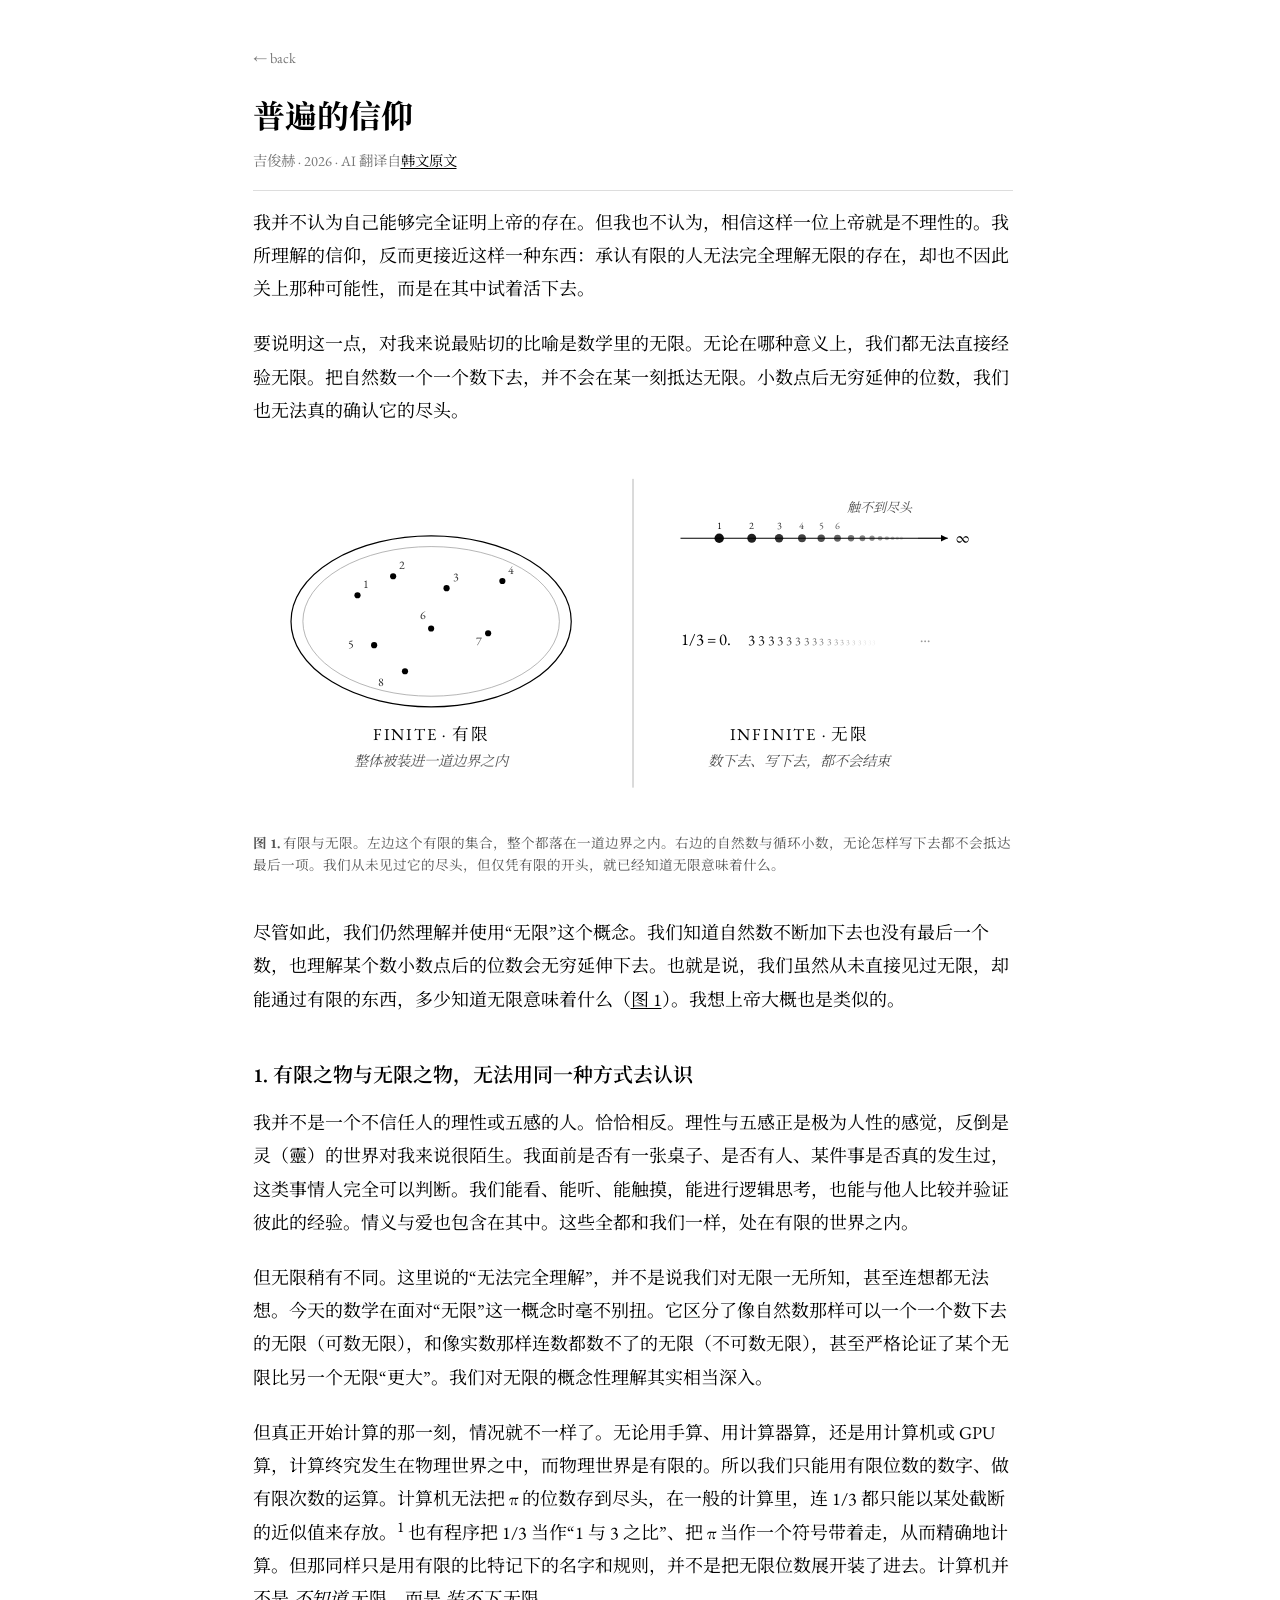
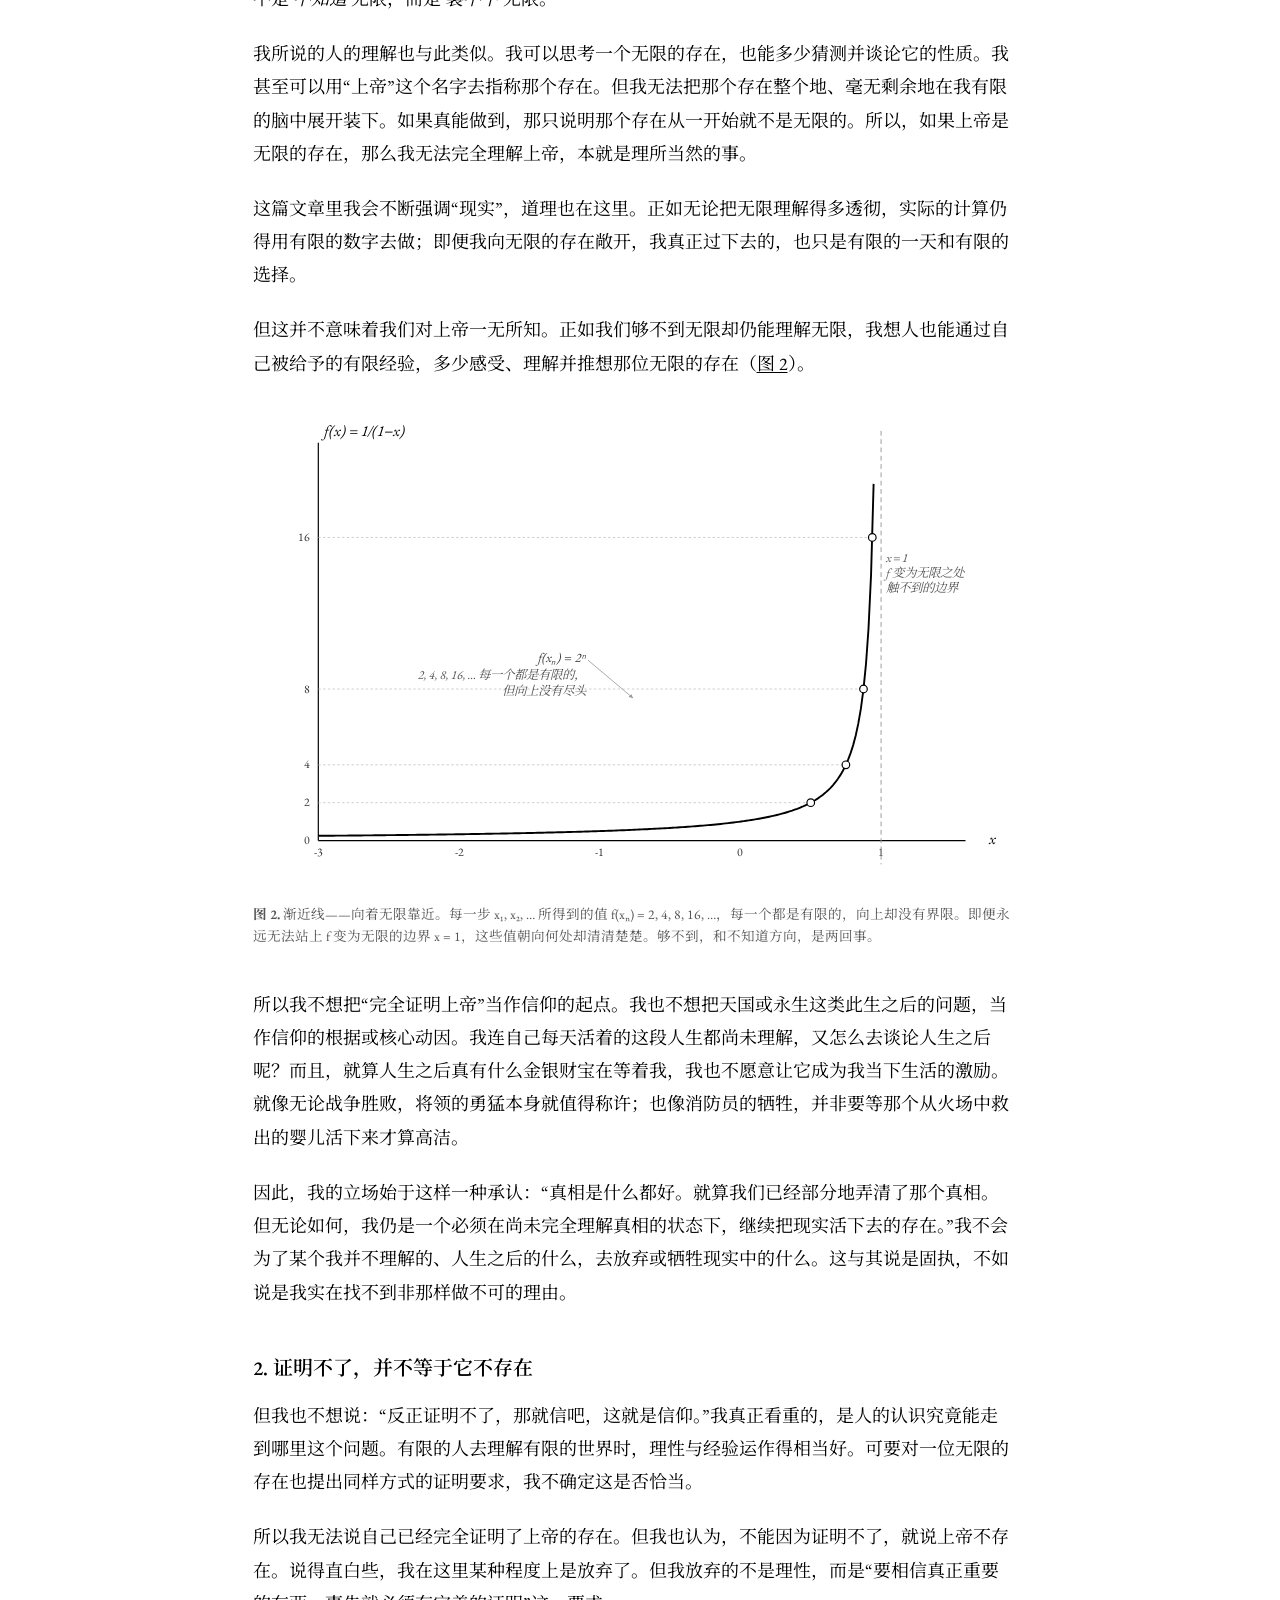
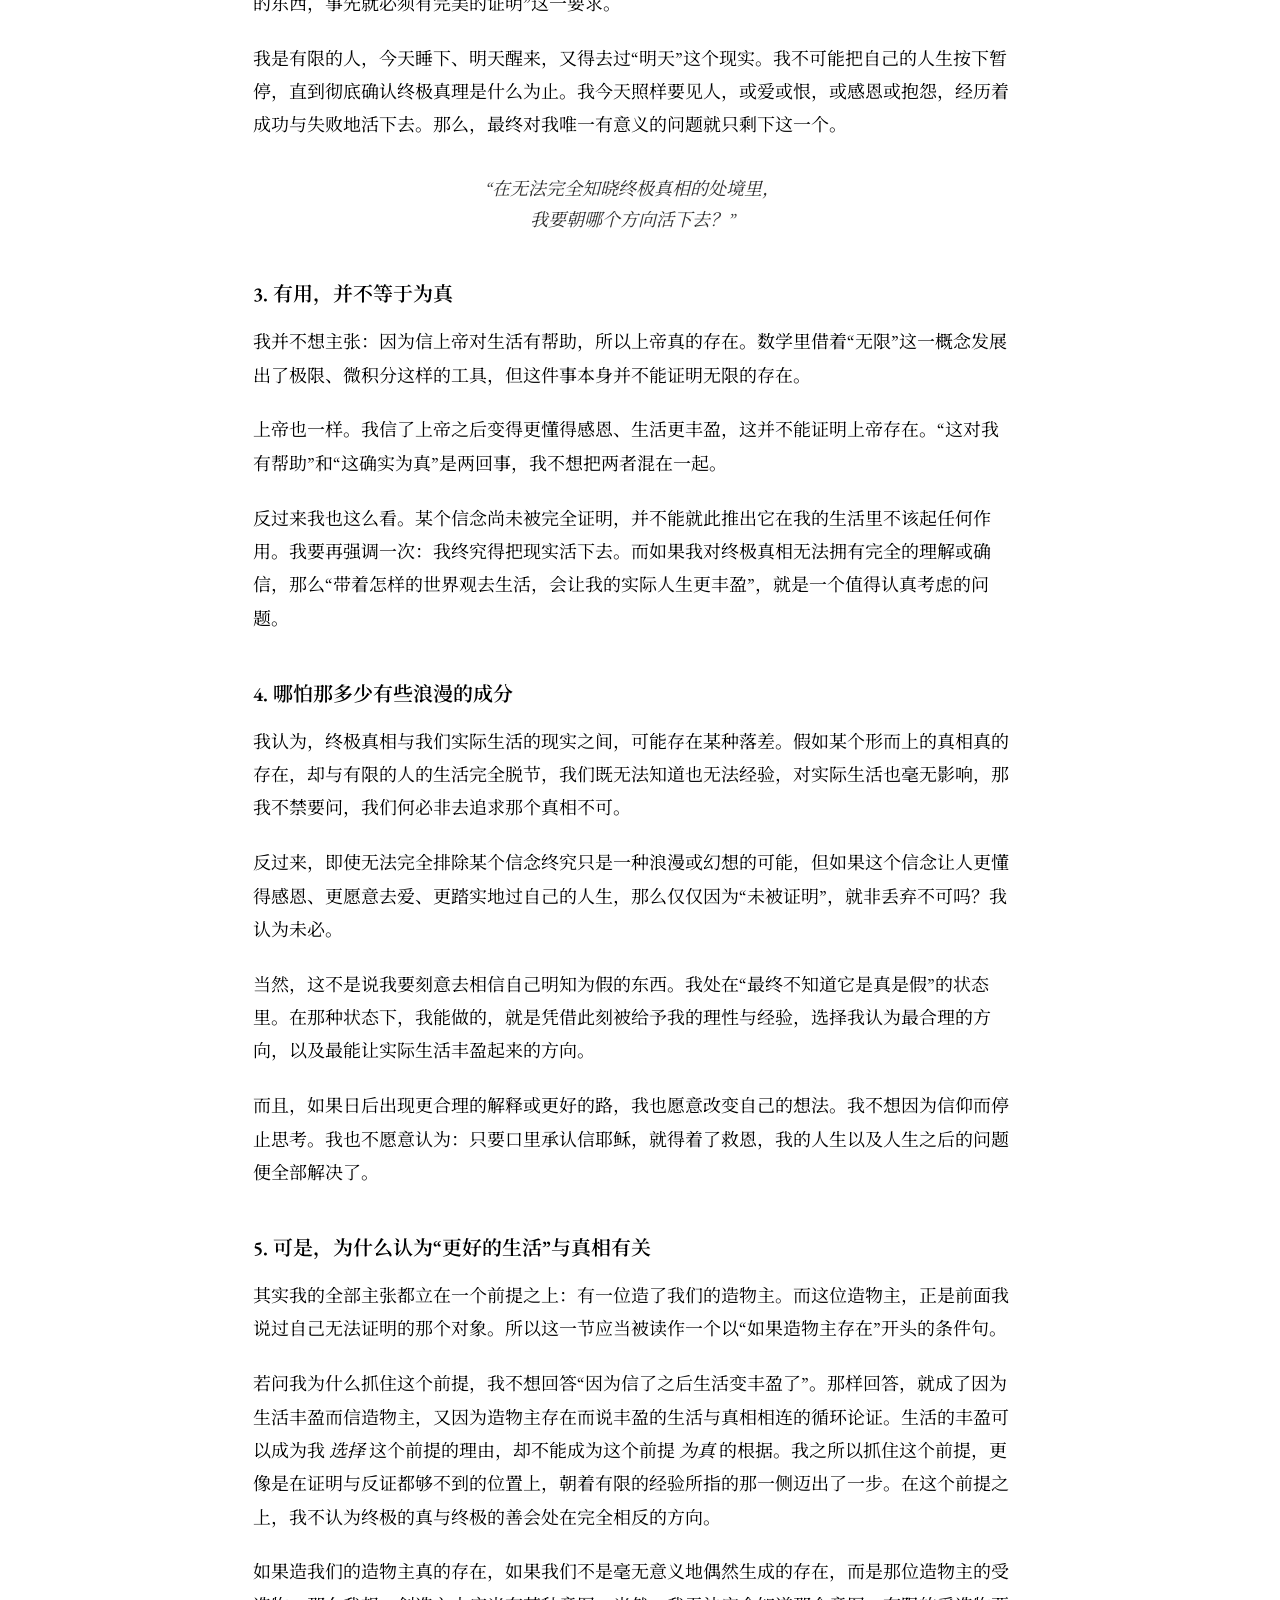
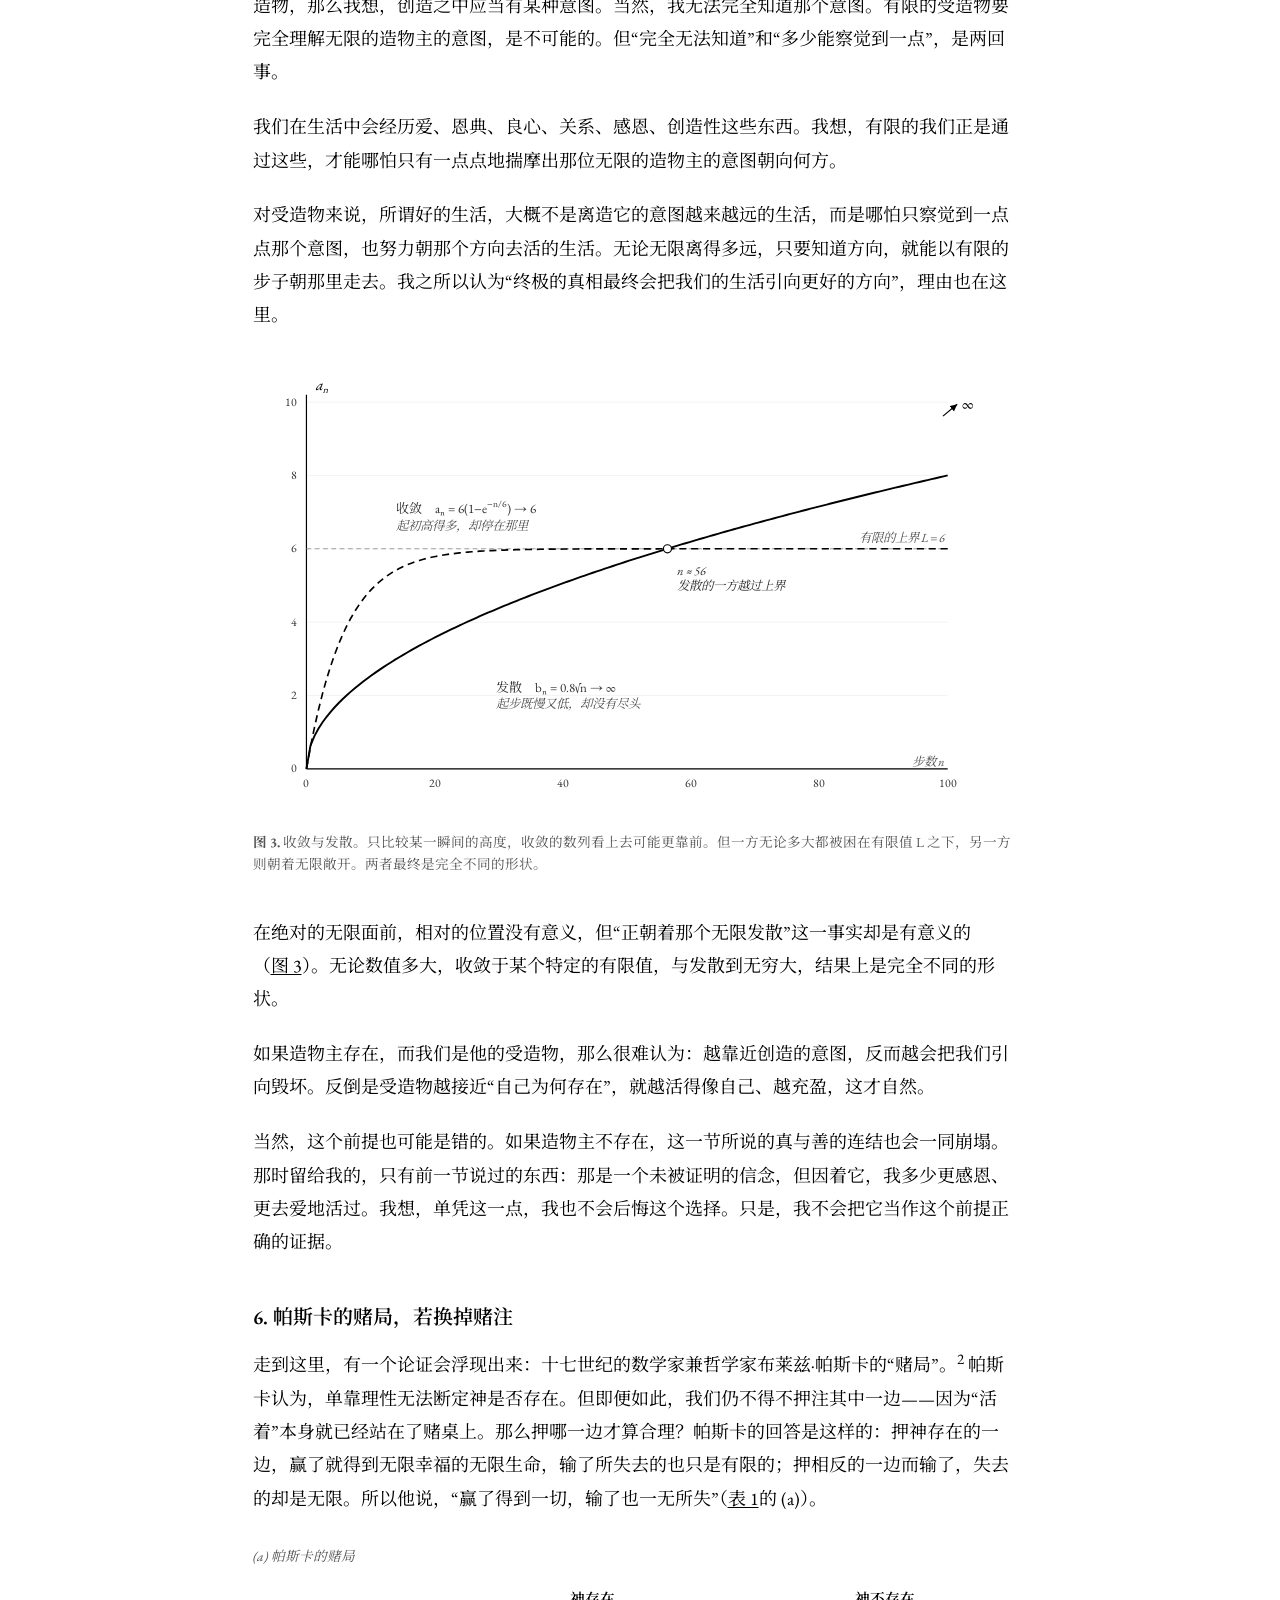
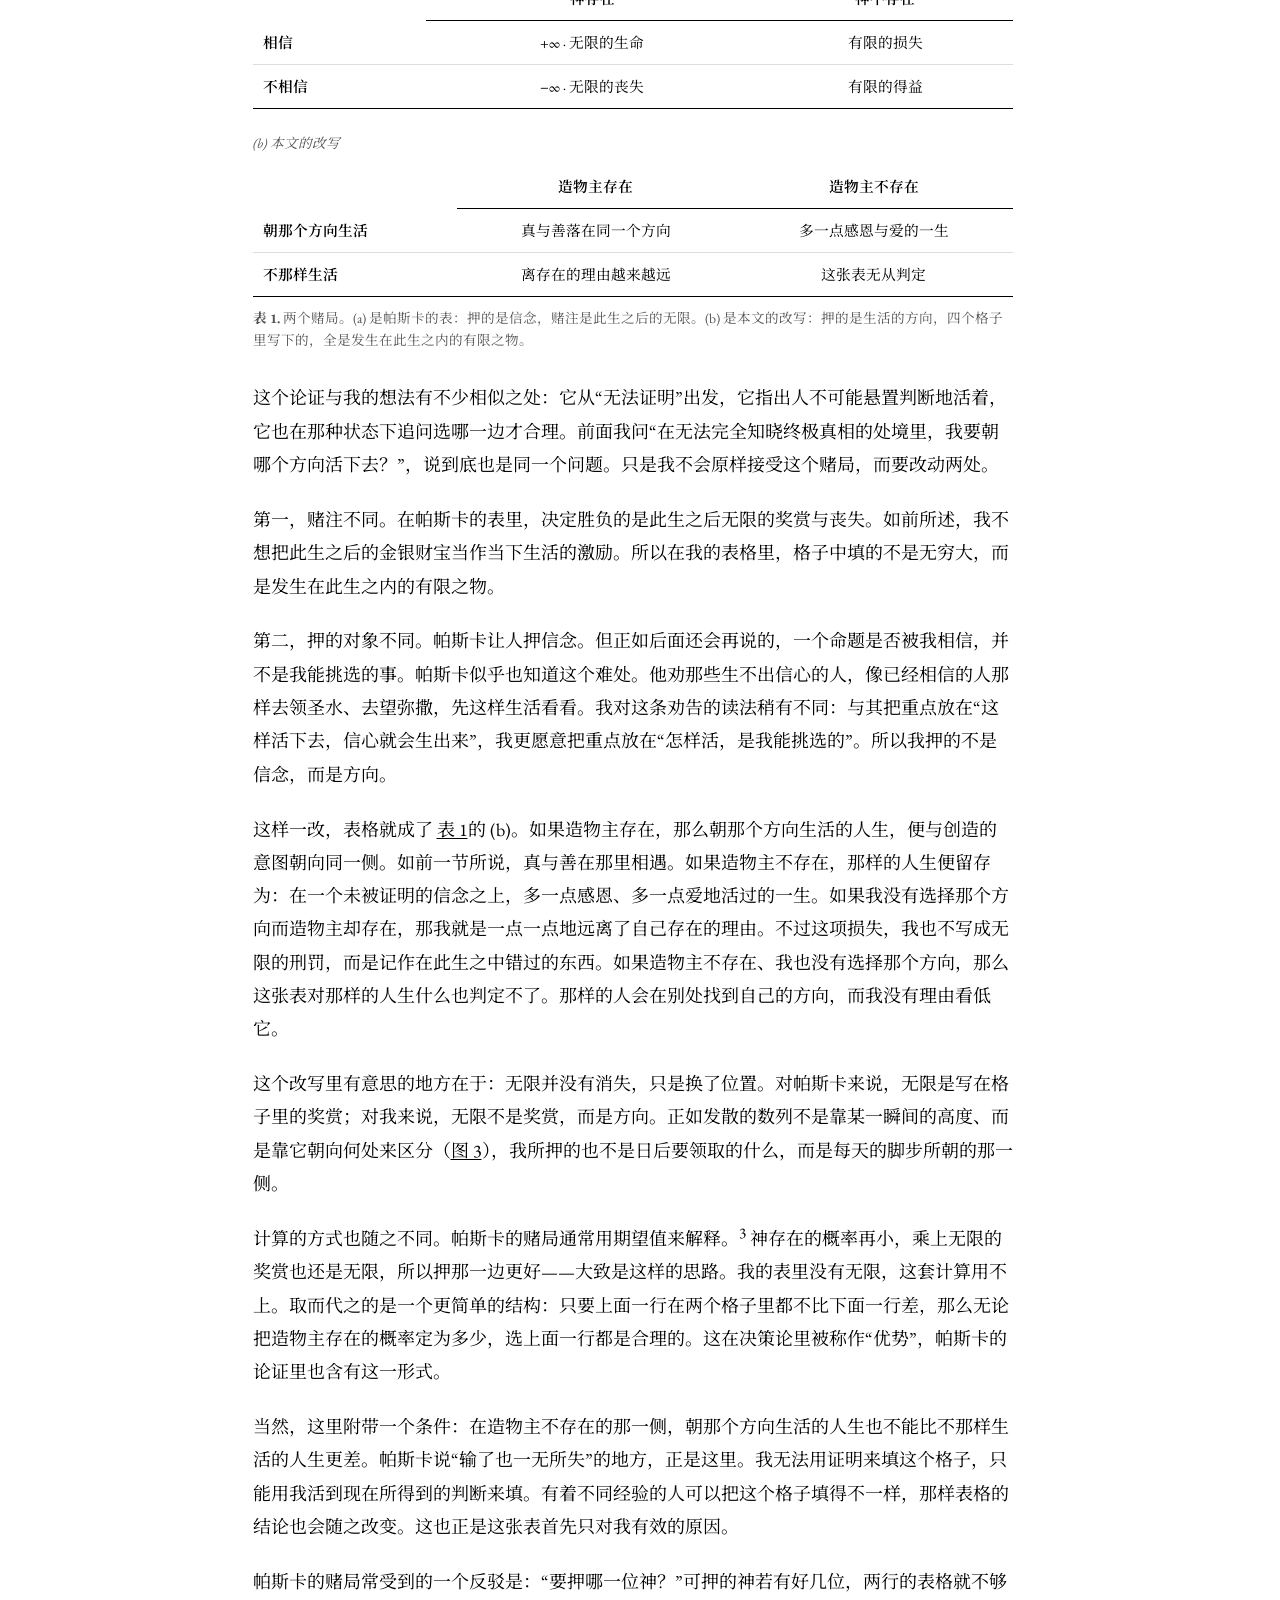
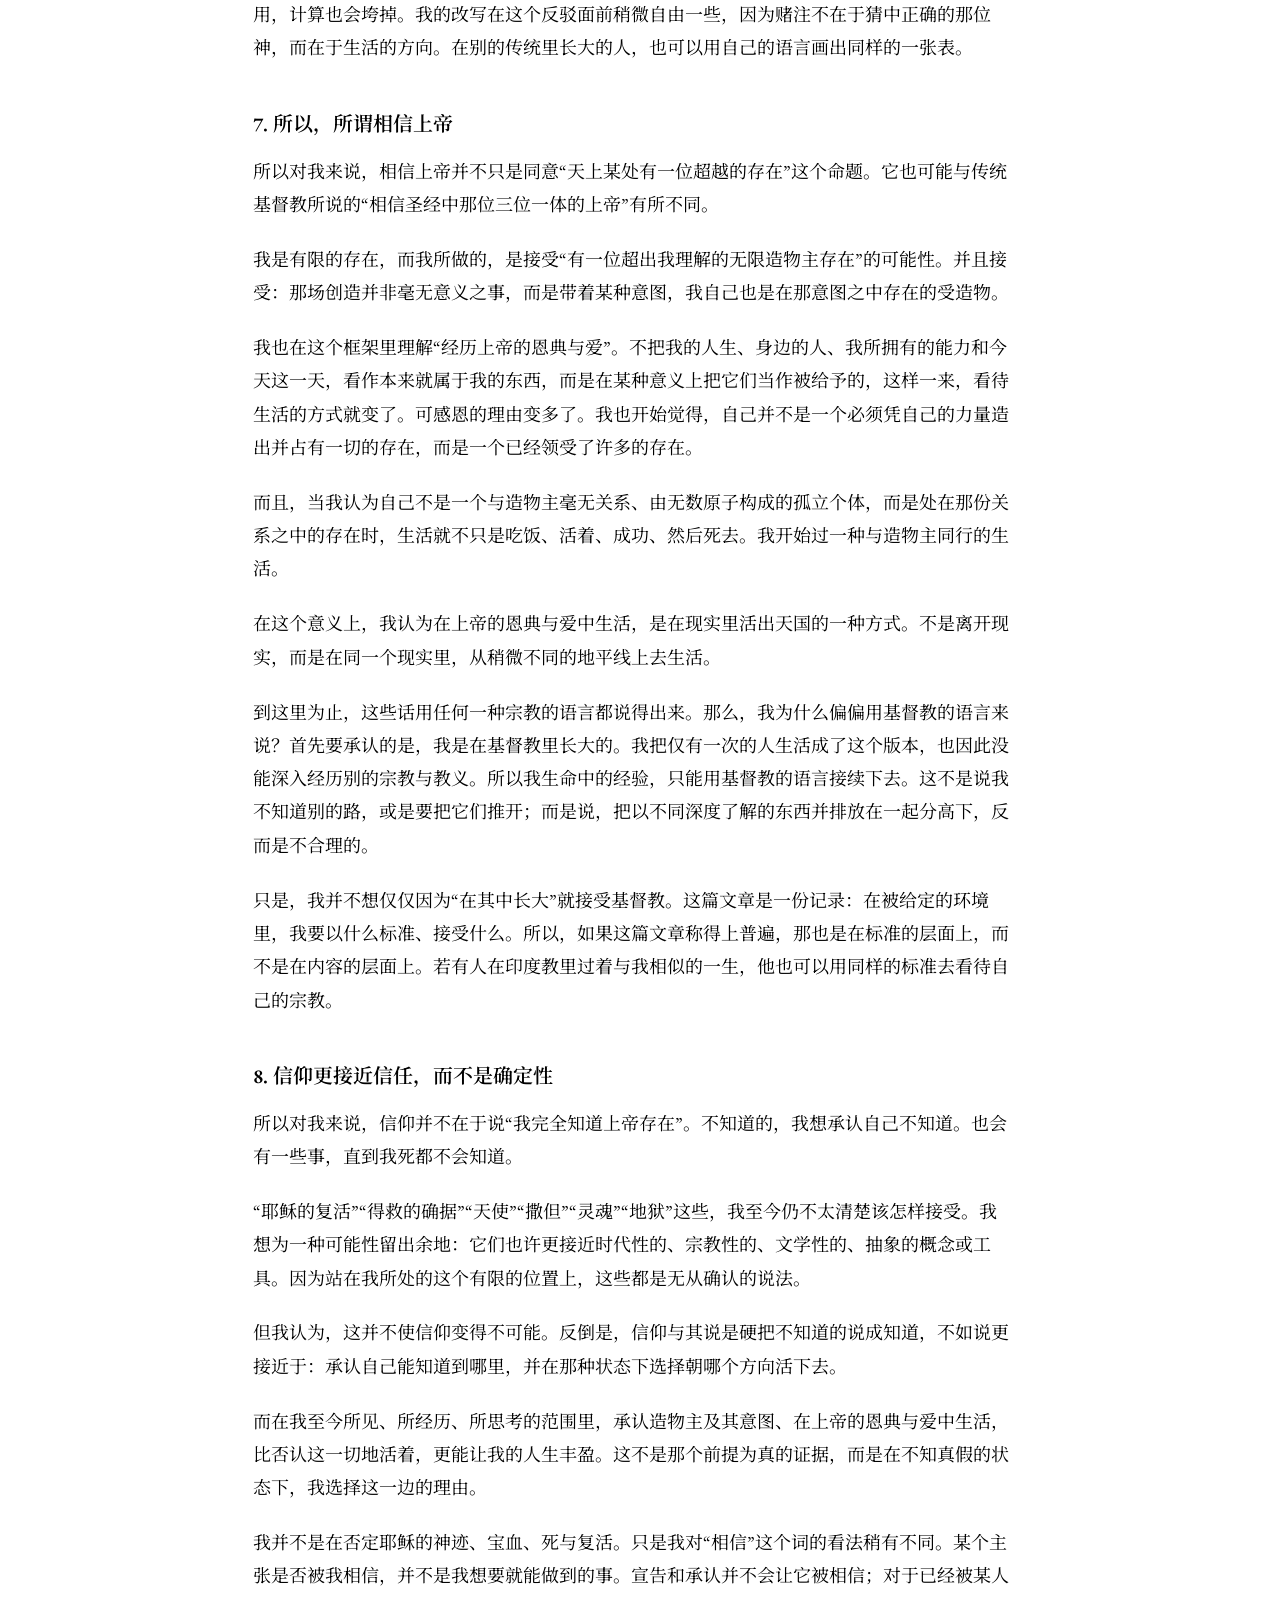
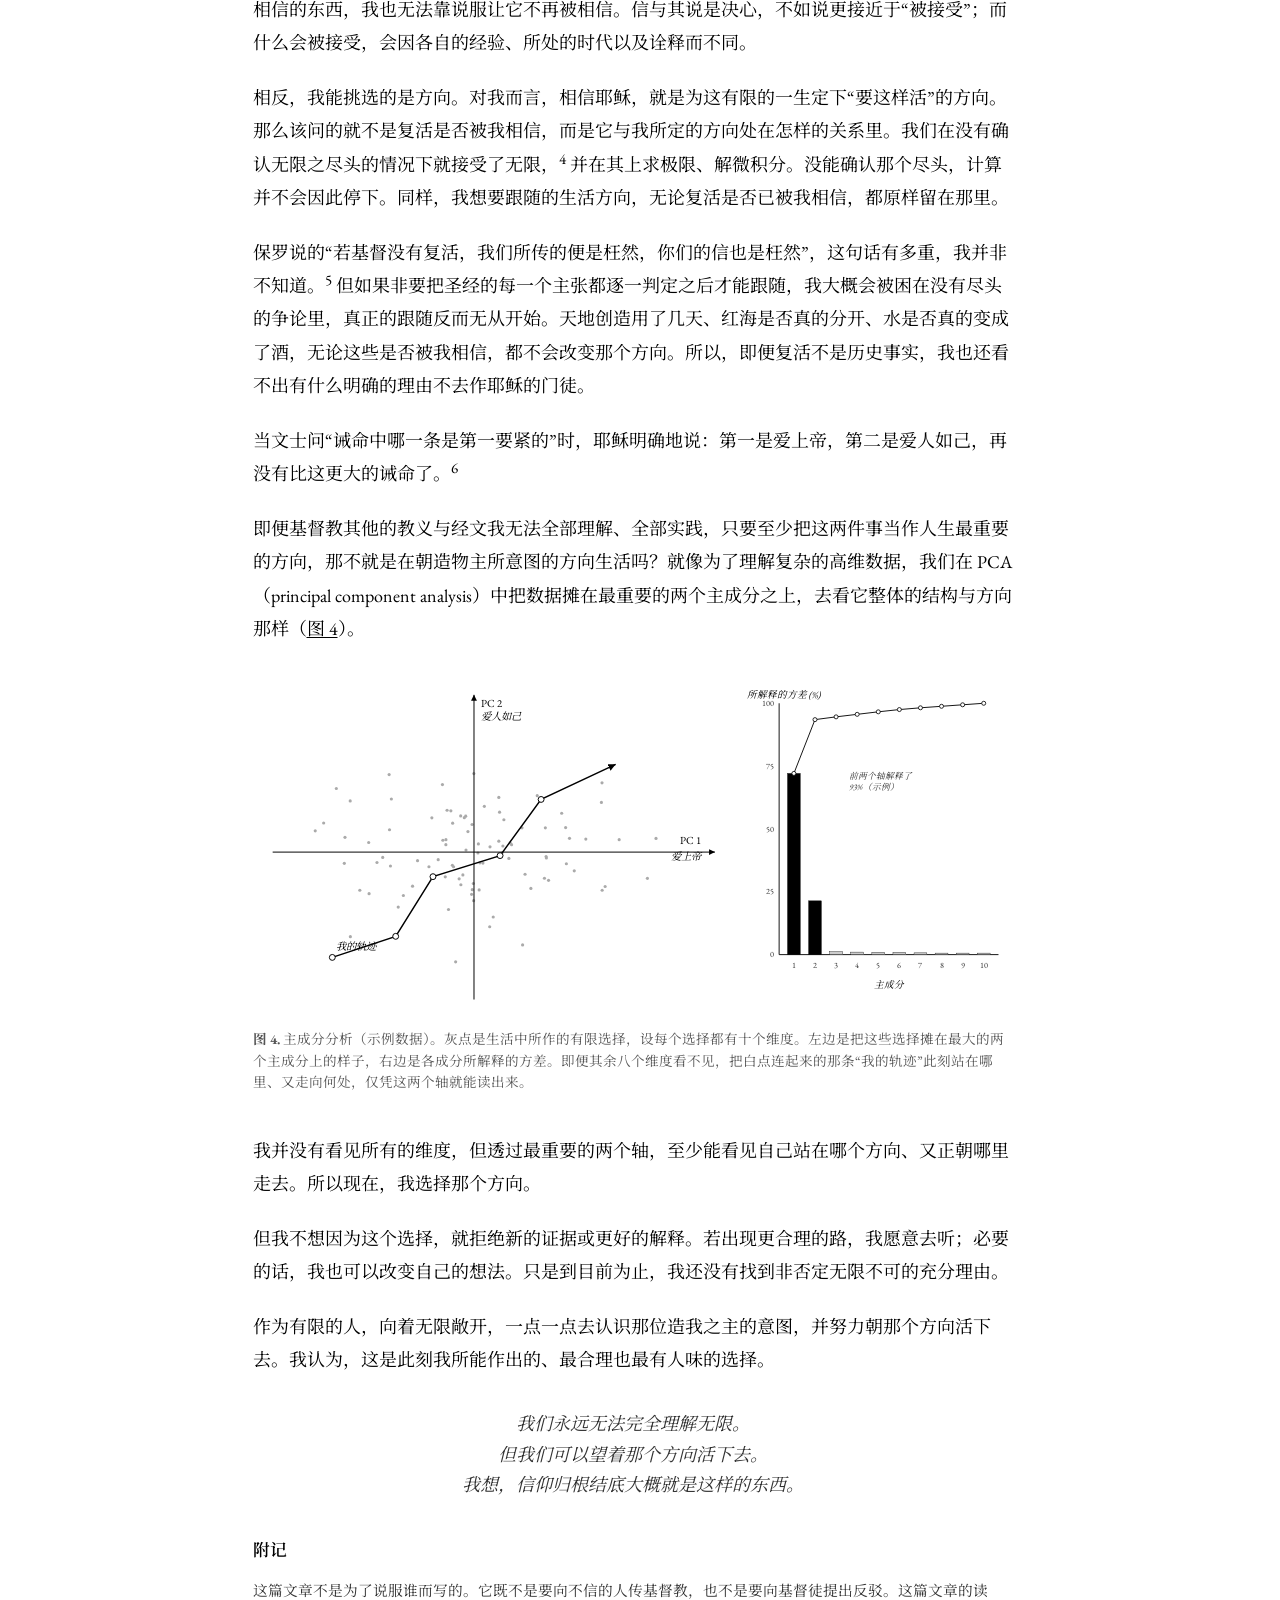
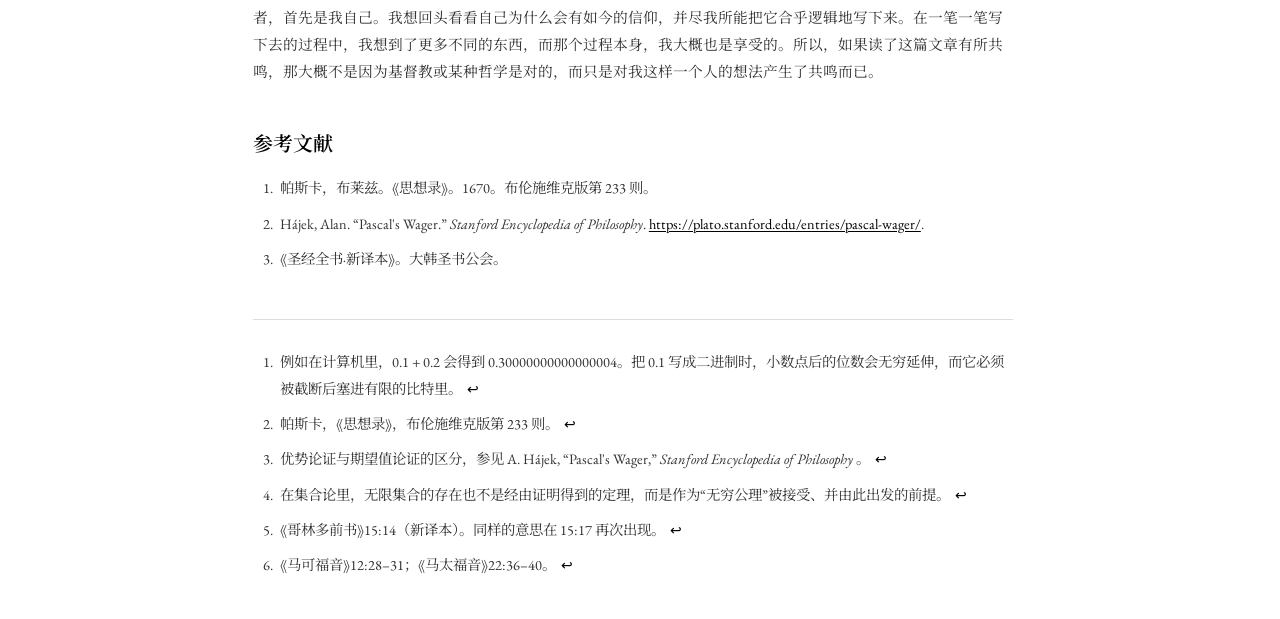
<file: writings/faith-zh.html>
<!DOCTYPE html>
<html lang="zh-Hans">
<head>
  <meta charset="UTF-8">
  <meta name="viewport" content="width=device-width, initial-scale=1.0">
  <link rel="preconnect" href="https://fonts.googleapis.com">
  <link rel="preconnect" href="https://fonts.gstatic.com" crossorigin>
  <link href="https://fonts.googleapis.com/css2?family=EB+Garamond:ital,wght@0,400;0,600;1,400&family=Noto+Serif+SC:wght@400;600&display=swap" rel="stylesheet">
  <title>普遍的信仰 &middot; Junhyeok Kil</title>
  <style>
    * { box-sizing: border-box; }
    html { scrollbar-gutter: stable; }
    body {
      font-family: "EB Garamond", "Noto Serif SC", Georgia, serif;
      width: 90%;
      max-width: 760px;
      margin: 40px auto;
      font-size: 18px;
      line-height: 1.85;
      color: #000;
      background: #fff;
    }
    a {
      color: #000;
      text-decoration: underline;
      text-decoration-thickness: 1px;
      text-underline-offset: 2px;
    }
    a:hover { text-decoration-thickness: 2px; }
    .back {
      font-size: 0.9rem;
      color: #777;
      display: inline-block;
      margin-bottom: 25px;
      text-decoration: none;
    }
    .back:hover { color: #000; text-decoration: none; }
    h1 {
      font-size: 2rem;
      font-weight: bold;
      margin: 0 0 10px;
      line-height: 1.3;
    }
    .byline, .meta {
      font-size: 0.9rem;
      color: #777;
      margin: 0 0 15px;
      padding-bottom: 15px;
      border-bottom: 1px solid #ddd;
    }
    p { margin: 0 0 1.2em; }
    h2 {
      font-size: 1.25rem;
      font-weight: 600;
      margin: 2.2em 0 0.8em;
      line-height: 1.5;
    }
    h2.note-heading { font-size: 1.05rem; }

    blockquote {
      margin: 1.8em auto;
      padding: 0;
      text-align: center;
      font-style: italic;
      color: #333;
      max-width: 34em;
      line-height: 1.7;
    }

    figure { margin: 2.2em 0; }
    figure svg { display: block; width: 100%; height: auto; }
    figcaption {
      font-size: 0.85rem;
      line-height: 1.6;
      color: #555;
      margin-top: 10px;
    }
    .fig4-row { display: flex; gap: 14px; align-items: flex-start; }
    .fig4-row svg:first-child { flex: 1 1 62%; }
    .fig4-row svg:last-child { flex: 1 1 36%; }
    @media (max-width: 560px) {
      .fig4-row { flex-direction: column; }
    }

    .xref { white-space: nowrap; }

    sup.fnref { line-height: 0; }
    sup.fnref a { text-decoration: none; }

    .wagertable { margin: 1.6em 0 0.6em; }
    .tab-label { font-size: 0.85rem; color: #555; margin: 0 0 8px; font-style: italic; }
    table {
      width: 100%;
      border-collapse: collapse;
      font-size: 0.92rem;
      margin-bottom: 6px;
    }
    thead th {
      border-bottom: 1px solid #000;
      padding: 8px 10px;
      font-weight: 600;
      text-align: center;
    }
    thead th:first-child { border-bottom: none; }
    tbody th {
      text-align: left;
      font-weight: 600;
      padding: 8px 10px;
      border-bottom: 1px solid #ddd;
      white-space: nowrap;
    }
    tbody td {
      text-align: center;
      padding: 8px 10px;
      border-bottom: 1px solid #ddd;
    }
    tbody tr:last-child th, tbody tr:last-child td { border-bottom: 1px solid #000; }
    .tab-caption {
      font-size: 0.85rem;
      line-height: 1.6;
      color: #555;
      margin: 10px 0 2.2em;
    }

    p.note { font-size: 0.92rem; color: #333; }

    ol.bibliography, ol.footnotes {
      font-size: 0.9rem;
      color: #333;
      padding-left: 1.6em;
      margin: 0;
    }
    ol.bibliography li, ol.footnotes li { margin-bottom: 0.6em; padding-left: 0.3em; }
    .fn-back { text-decoration: none; margin-left: 2px; }

    hr.endnotes-rule { border: none; border-top: 1px solid #ddd; margin: 2.6em 0 1.6em; }

    @media (max-width: 480px) {
      body { margin: 20px auto; }
      h1 { font-size: 1.6rem; }
    }
  </style>
</head>
<body>
  <a class="back" href="../personal.html#writings">&#8592; back</a>
  <h1>普遍的信仰</h1>
  <p class="byline">吉俊赫 &middot; 2026 &middot; AI 翻译自<a href="faith.html">韩文原文</a></p>

<p>我并不认为自己能够完全证明上帝的存在。但我也不认为，相信这样一位上帝就是不理性的。我所理解的信仰，反而更接近这样一种东西：承认有限的人无法完全理解无限的存在，却也不因此关上那种可能性，而是在其中试着活下去。</p>
<p>要说明这一点，对我来说最贴切的比喻是数学里的无限。无论在哪种意义上，我们都无法直接经验无限。把自然数一个一个数下去，并不会在某一刻抵达无限。小数点后无穷延伸的位数，我们也无法真的确认它的尽头。</p>

<figure id="fig-1">
<svg viewBox="0 0 640 300" xmlns="http://www.w3.org/2000/svg" role="img" aria-label="有限的集合与无限数列的比较">
  <g stroke="#000" stroke-width="1" fill="none">
    <ellipse cx="150" cy="130" rx="118" ry="72"/>
    <ellipse cx="150" cy="130" rx="108" ry="63" stroke="#999" stroke-width="0.6"/>
  </g>
  <g fill="#000">
    <circle cx="88" cy="108" r="2.6"/><circle cx="118" cy="92" r="2.6"/><circle cx="163" cy="102" r="2.6"/>
    <circle cx="210" cy="96" r="2.6"/><circle cx="102" cy="150" r="2.6"/><circle cx="150" cy="136" r="2.6"/>
    <circle cx="198" cy="140" r="2.6"/><circle cx="128" cy="172" r="2.6"/>
  </g>
  <g font-size="10" fill="#333">
    <text x="93" y="102">1</text><text x="123" y="86">2</text><text x="168" y="96">3</text>
    <text x="215" y="90">4</text><text x="80" y="152">5</text><text x="141" y="128">6</text>
    <text x="188" y="150">7</text><text x="105" y="184">8</text>
  </g>
  <text x="150" y="230" text-anchor="middle" font-size="14" letter-spacing="1.5">FINITE · 有限</text>
  <text x="150" y="252" text-anchor="middle" font-size="12" font-style="italic" fill="#555">整体被装进一道边界之内</text>

  <line x1="320" y1="10" x2="320" y2="270" stroke="#999" stroke-width="0.6"/>

  <g>
    <line x1="360" y1="60" x2="560" y2="60" stroke="#000" stroke-width="1"/>
    <circle cx="392.6" cy="60" r="3.98" fill="#000" fill-opacity="0.94"/>
    <circle cx="420.0" cy="60" r="3.76" fill="#000" fill-opacity="0.87"/>
    <circle cx="443.0" cy="60" r="3.54" fill="#000" fill-opacity="0.80"/>
    <circle cx="462.3" cy="60" r="3.32" fill="#000" fill-opacity="0.74"/>
    <circle cx="478.5" cy="60" r="3.10" fill="#000" fill-opacity="0.68"/>
    <circle cx="492.2" cy="60" r="2.88" fill="#000" fill-opacity="0.61"/>
    <circle cx="503.6" cy="60" r="2.66" fill="#000" fill-opacity="0.54"/>
    <circle cx="513.2" cy="60" r="2.44" fill="#000" fill-opacity="0.48"/>
    <circle cx="521.3" cy="60" r="2.22" fill="#000" fill-opacity="0.42"/>
    <circle cx="528.1" cy="60" r="2.00" fill="#000" fill-opacity="0.35"/>
    <circle cx="533.8" cy="60" r="1.78" fill="#000" fill-opacity="0.28"/>
    <circle cx="538.6" cy="60" r="1.56" fill="#000" fill-opacity="0.22"/>
    <circle cx="542.6" cy="60" r="1.40" fill="#000" fill-opacity="0.16"/>
    <circle cx="546.0" cy="60" r="1.40" fill="#000" fill-opacity="0.12"/>
    <text x="392.6" y="52" font-size="8.5" fill-opacity="0.94" text-anchor="middle">1</text>
    <text x="420.0" y="52" font-size="8.5" fill-opacity="0.87" text-anchor="middle">2</text>
    <text x="443.0" y="52" font-size="8.5" fill-opacity="0.80" text-anchor="middle">3</text>
    <text x="462.3" y="52" font-size="8.5" fill-opacity="0.74" text-anchor="middle">4</text>
    <text x="478.5" y="52" font-size="8.5" fill-opacity="0.68" text-anchor="middle">5</text>
    <text x="492.2" y="52" font-size="8.5" fill-opacity="0.61" text-anchor="middle">6</text>
    <path d="M 560,60 L 585,60" stroke="#000" stroke-width="1" marker-end="url(#arrow1)"/>
    <text x="592" y="64" font-size="15">&#8734;</text>
    <text x="500" y="38" font-size="11" font-style="italic" fill="#555">触不到尽头</text>

    <text x="360" y="150" font-size="14">1/3 = 0.</text>
    <text x="416.9" y="150" font-size="12.5" fill-opacity="0.94">3</text>
    <text x="425.4" y="150" font-size="12.0" fill-opacity="0.89">3</text>
    <text x="433.6" y="150" font-size="11.5" fill-opacity="0.83">3</text>
    <text x="441.6" y="150" font-size="11.0" fill-opacity="0.78">3</text>
    <text x="449.2" y="150" font-size="10.5" fill-opacity="0.72">3</text>
    <text x="456.6" y="150" font-size="10.0" fill-opacity="0.67">3</text>
    <text x="463.6" y="150" font-size="9.5" fill-opacity="0.61">3</text>
    <text x="470.4" y="150" font-size="9.0" fill-opacity="0.56">3</text>
    <text x="476.9" y="150" font-size="8.5" fill-opacity="0.51">3</text>
    <text x="483.0" y="150" font-size="8.0" fill-opacity="0.45">3</text>
    <text x="488.9" y="150" font-size="7.5" fill-opacity="0.40">3</text>
    <text x="494.4" y="150" font-size="7.0" fill-opacity="0.34">3</text>
    <text x="499.6" y="150" font-size="6.5" fill-opacity="0.29">3</text>
    <text x="504.6" y="150" font-size="6.0" fill-opacity="0.23">3</text>
    <text x="509.2" y="150" font-size="6.0" fill-opacity="0.18">3</text>
    <text x="513.6" y="150" font-size="6.0" fill-opacity="0.12">3</text>
    <text x="517.6" y="150" font-size="6.0" fill-opacity="0.08">3</text>
    <text x="521.4" y="150" font-size="6.0" fill-opacity="0.08">3</text>
    <text x="562" y="150" font-size="14" fill="#999">&#8943;</text>

    <text x="460" y="230" text-anchor="middle" font-size="14" letter-spacing="1.5">INFINITE · 无限</text>
    <text x="460" y="252" text-anchor="middle" font-size="12" font-style="italic" fill="#555">数下去、写下去，都不会结束</text>
  </g>
  <defs>
    <marker id="arrow1" markerWidth="8" markerHeight="8" refX="6" refY="3" orient="auto">
      <path d="M0,0 L6,3 L0,6 Z" fill="#000"/>
    </marker>
  </defs>
</svg>
<figcaption><strong>图 1.</strong> 有限与无限。左边这个有限的集合，整个都落在一道边界之内。右边的自然数与循环小数，无论怎样写下去都不会抵达最后一项。我们从未见过它的尽头，但仅凭有限的开头，就已经知道无限意味着什么。</figcaption>
</figure>

<p>尽管如此，我们仍然理解并使用“无限”这个概念。我们知道自然数不断加下去也没有最后一个数，也理解某个数小数点后的位数会无穷延伸下去。也就是说，我们虽然从未直接见过无限，却能通过有限的东西，多少知道无限意味着什么（<a href="#fig-1" class="xref">图 1</a>）。我想上帝大概也是类似的。</p>

<h2>1. 有限之物与无限之物，无法用同一种方式去认识</h2>

<p>我并不是一个不信任人的理性或五感的人。恰恰相反。理性与五感正是极为人性的感觉，反倒是灵（靈）的世界对我来说很陌生。我面前是否有一张桌子、是否有人、某件事是否真的发生过，这类事情人完全可以判断。我们能看、能听、能触摸，能进行逻辑思考，也能与他人比较并验证彼此的经验。情义与爱也包含在其中。这些全都和我们一样，处在有限的世界之内。</p>
<p>但无限稍有不同。这里说的“无法完全理解”，并不是说我们对无限一无所知，甚至连想都无法想。今天的数学在面对“无限”这一概念时毫不别扭。它区分了像自然数那样可以一个一个数下去的无限（可数无限），和像实数那样连数都数不了的无限（不可数无限），甚至严格论证了某个无限比另一个无限“更大”。我们对无限的概念性理解其实相当深入。</p>
<p>但真正开始计算的那一刻，情况就不一样了。无论用手算、用计算器算，还是用计算机或 GPU 算，计算终究发生在物理世界之中，而物理世界是有限的。所以我们只能用有限位数的数字、做有限次数的运算。计算机无法把 π 的位数存到尽头，在一般的计算里，连 1/3 都只能以某处截断的近似值来存放。<sup class="fnref"><a href="#fn-1" id="fnref-1">1</a></sup> 也有程序把 1/3 当作“1 与 3 之比”、把 π 当作一个符号带着走，从而精确地计算。但那同样只是用有限的比特记下的名字和规则，并不是把无限位数展开装了进去。计算机并不是 <em>不知道</em> 无限，而是 <em>装不下</em> 无限。</p>
<p>我所说的人的理解也与此类似。我可以思考一个无限的存在，也能多少猜测并谈论它的性质。我甚至可以用“上帝”这个名字去指称那个存在。但我无法把那个存在整个地、毫无剩余地在我有限的脑中展开装下。如果真能做到，那只说明那个存在从一开始就不是无限的。所以，如果上帝是无限的存在，那么我无法完全理解上帝，本就是理所当然的事。</p>
<p>这篇文章里我会不断强调“现实”，道理也在这里。正如无论把无限理解得多透彻，实际的计算仍得用有限的数字去做；即便我向无限的存在敞开，我真正过下去的，也只是有限的一天和有限的选择。</p>
<p>但这并不意味着我们对上帝一无所知。正如我们够不到无限却仍能理解无限，我想人也能通过自己被给予的有限经验，多少感受、理解并推想那位无限的存在（<a href="#fig-2" class="xref">图 2</a>）。</p>

<figure id="fig-2">
<svg viewBox="0 0 640 400" xmlns="http://www.w3.org/2000/svg" role="img" aria-label="f(x)=1/(1-x) 的图像与渐近线">
  <line x1="55" y1="20" x2="55" y2="355" stroke="#000" stroke-width="1"/>
  <line x1="55" y1="355" x2="600" y2="355" stroke="#000" stroke-width="1"/>
  <text x="55.0" y="368" font-size="10" text-anchor="middle" fill="#333">-3</text>
    <text x="173.48" y="368" font-size="10" text-anchor="middle" fill="#333">-2</text>
    <text x="291.96" y="368" font-size="10" text-anchor="middle" fill="#333">-1</text>
    <text x="410.43" y="368" font-size="10" text-anchor="middle" fill="#333">0</text>
    <text x="528.91" y="368" font-size="10" text-anchor="middle" fill="#333">1</text>
  <text x="48" y="358.0" font-size="10" text-anchor="end" fill="#333">0</text>
    <text x="48" y="326.1" font-size="10" text-anchor="end" fill="#333">2</text>
    <text x="48" y="294.19" font-size="10" text-anchor="end" fill="#333">4</text>
    <text x="48" y="230.38" font-size="10" text-anchor="end" fill="#333">8</text>
    <text x="48" y="102.76" font-size="10" text-anchor="end" fill="#333">16</text>
  <text x="620" y="358" font-size="13" font-style="italic">x</text>
  <text x="60" y="14" font-size="13" font-style="italic">f(x) = 1/(1&#8722;x)</text>

  <line x1="528.91" y1="10" x2="528.91" y2="375" stroke="#999" stroke-width="0.8" stroke-dasharray="4,3"/>
  <text x="533" y="120" font-size="10.5" font-style="italic" fill="#555">x = 1</text>
  <text x="533" y="133" font-size="10.5" font-style="italic" fill="#555">f 变为无限之处</text>
  <text x="533" y="146" font-size="10.5" font-style="italic" fill="#555">触不到的边界</text>

  <line x1="55.0" y1="323.1" x2="469.67" y2="323.1" stroke="#bbb" stroke-width="0.6" stroke-dasharray="2,2"/>
    <line x1="55.0" y1="291.19" x2="499.29" y2="291.19" stroke="#bbb" stroke-width="0.6" stroke-dasharray="2,2"/>
    <line x1="55.0" y1="227.38" x2="514.1" y2="227.38" stroke="#bbb" stroke-width="0.6" stroke-dasharray="2,2"/>
    <line x1="55.0" y1="99.76" x2="521.51" y2="99.76" stroke="#bbb" stroke-width="0.6" stroke-dasharray="2,2"/>
  <path d="M 55.00,351.01 L 57.15,350.99 L 59.29,350.98 L 61.44,350.96 L 63.58,350.94 L 65.73,350.92 L 67.87,350.90 L 70.02,350.88 L 72.16,350.86 L 74.31,350.84 L 76.45,350.82 L 78.60,350.80 L 80.74,350.78 L 82.89,350.76 L 85.03,350.74 L 87.18,350.72 L 89.32,350.70 L 91.47,350.68 L 93.61,350.66 L 95.76,350.64 L 97.90,350.61 L 100.05,350.59 L 102.19,350.57 L 104.34,350.55 L 106.48,350.53 L 108.63,350.50 L 110.77,350.48 L 112.92,350.46 L 115.06,350.43 L 117.21,350.41 L 119.35,350.39 L 121.50,350.36 L 123.64,350.34 L 125.79,350.31 L 127.93,350.29 L 130.08,350.26 L 132.22,350.24 L 134.37,350.21 L 136.51,350.18 L 138.66,350.16 L 140.80,350.13 L 142.95,350.10 L 145.09,350.08 L 147.24,350.05 L 149.38,350.02 L 151.53,349.99 L 153.67,349.96 L 155.82,349.93 L 157.96,349.90 L 160.11,349.88 L 162.25,349.85 L 164.40,349.82 L 166.54,349.78 L 168.69,349.75 L 170.83,349.72 L 172.98,349.69 L 175.12,349.66 L 177.27,349.63 L 179.41,349.59 L 181.56,349.56 L 183.70,349.53 L 185.85,349.49 L 187.99,349.46 L 190.14,349.42 L 192.28,349.39 L 194.43,349.35 L 196.57,349.31 L 198.72,349.28 L 200.86,349.24 L 203.01,349.20 L 205.15,349.16 L 207.30,349.12 L 209.44,349.08 L 211.59,349.04 L 213.73,349.00 L 215.88,348.96 L 218.02,348.92 L 220.17,348.88 L 222.31,348.84 L 224.46,348.79 L 226.60,348.75 L 228.75,348.70 L 230.89,348.66 L 233.04,348.61 L 235.18,348.57 L 237.33,348.52 L 239.47,348.47 L 241.62,348.42 L 243.76,348.37 L 245.91,348.32 L 248.05,348.27 L 250.20,348.22 L 252.34,348.17 L 254.49,348.11 L 256.63,348.06 L 258.78,348.00 L 260.92,347.95 L 263.07,347.89 L 265.22,347.83 L 267.36,347.77 L 269.51,347.71 L 271.65,347.65 L 273.80,347.59 L 275.94,347.53 L 278.09,347.46 L 280.23,347.40 L 282.38,347.33 L 284.52,347.27 L 286.67,347.20 L 288.81,347.13 L 290.96,347.06 L 293.10,346.99 L 295.25,346.91 L 297.39,346.84 L 299.54,346.76 L 301.68,346.68 L 303.83,346.60 L 305.97,346.52 L 308.12,346.44 L 310.26,346.36 L 312.41,346.27 L 314.55,346.18 L 316.70,346.09 L 318.84,346.00 L 320.99,345.91 L 323.13,345.82 L 325.28,345.72 L 327.42,345.62 L 329.57,345.52 L 331.71,345.42 L 333.86,345.31 L 336.00,345.20 L 338.15,345.09 L 340.29,344.98 L 342.44,344.86 L 344.58,344.75 L 346.73,344.63 L 348.87,344.50 L 351.02,344.38 L 353.16,344.25 L 355.31,344.11 L 357.45,343.98 L 359.60,343.84 L 361.74,343.69 L 363.89,343.55 L 366.03,343.40 L 368.18,343.24 L 370.32,343.08 L 372.47,342.92 L 374.61,342.75 L 376.76,342.58 L 378.90,342.40 L 381.05,342.22 L 383.19,342.03 L 385.34,341.84 L 387.48,341.64 L 389.63,341.43 L 391.77,341.22 L 393.92,341.00 L 396.06,340.77 L 398.21,340.54 L 400.35,340.30 L 402.50,340.05 L 404.64,339.79 L 406.79,339.52 L 408.93,339.25 L 411.08,338.96 L 413.22,338.66 L 415.37,338.35 L 417.51,338.03 L 419.66,337.70 L 421.80,337.35 L 423.95,336.99 L 426.09,336.62 L 428.24,336.23 L 430.38,335.82 L 432.53,335.39 L 434.67,334.94 L 436.82,334.48 L 438.96,333.99 L 441.11,333.47 L 443.25,332.94 L 445.40,332.37 L 447.54,331.77 L 449.69,331.14 L 451.83,330.48 L 453.98,329.78 L 456.12,329.03 L 458.27,328.25 L 460.41,327.41 L 462.56,326.52 L 464.70,325.56 L 466.85,324.55 L 468.99,323.46 L 471.14,322.29 L 473.29,321.02 L 475.43,319.66 L 477.58,318.18 L 479.72,316.58 L 481.87,314.83 L 484.01,312.91 L 486.16,310.80 L 488.30,308.46 L 490.45,305.87 L 492.59,302.97 L 494.74,299.70 L 496.88,296.00 L 499.03,291.76 L 501.17,286.87 L 503.32,281.16 L 505.46,274.41 L 507.61,266.30 L 509.75,256.37 L 511.90,243.93 L 514.04,227.91 L 516.19,206.50 L 518.33,176.39 L 520.48,130.98 L 522.62,54.61" stroke="#000" stroke-width="1.6" fill="none"/>
  <circle cx="469.67" cy="323.1" r="3.2" fill="#fff" stroke="#000" stroke-width="1"/>
    <circle cx="499.29" cy="291.19" r="3.2" fill="#fff" stroke="#000" stroke-width="1"/>
    <circle cx="514.1" cy="227.38" r="3.2" fill="#fff" stroke="#000" stroke-width="1"/>
    <circle cx="521.51" cy="99.76" r="3.2" fill="#fff" stroke="#000" stroke-width="1"/>

  <text x="280" y="205" font-size="11" font-style="italic" fill="#333" text-anchor="end">f(x&#8345;) = 2&#8319;</text>
  <text x="280" y="219" font-size="10.5" font-style="italic" fill="#555" text-anchor="end">2, 4, 8, 16, &#8230; 每一个都是有限的，</text>
  <text x="280" y="232" font-size="10.5" font-style="italic" fill="#555" text-anchor="end">但向上没有尽头</text>
  <path d="M 282,203 L 320,235" stroke="#999" stroke-width="0.7" marker-end="url(#arrow2)"/>
  <defs>
    <marker id="arrow2" markerWidth="7" markerHeight="7" refX="5" refY="2.5" orient="auto">
      <path d="M0,0 L5,2.5 L0,5 Z" fill="#999"/>
    </marker>
  </defs>
</svg>
<figcaption><strong>图 2.</strong> 渐近线&mdash;&mdash;向着无限靠近。每一步 x&#8321;, x&#8322;, &#8230; 所得到的值 f(x&#8345;) = 2, 4, 8, 16, &#8230;，每一个都是有限的，向上却没有界限。即便永远无法站上 f 变为无限的边界 x = 1，这些值朝向何处却清清楚楚。够不到，和不知道方向，是两回事。</figcaption>
</figure>

<p>所以我不想把“完全证明上帝”当作信仰的起点。我也不想把天国或永生这类此生之后的问题，当作信仰的根据或核心动因。我连自己每天活着的这段人生都尚未理解，又怎么去谈论人生之后呢？而且，就算人生之后真有什么金银财宝在等着我，我也不愿意让它成为我当下生活的激励。就像无论战争胜败，将领的勇猛本身就值得称许；也像消防员的牺牲，并非要等那个从火场中救出的婴儿活下来才算高洁。</p>
<p>因此，我的立场始于这样一种承认：“真相是什么都好。就算我们已经部分地弄清了那个真相。但无论如何，我仍是一个必须在尚未完全理解真相的状态下，继续把现实活下去的存在。”我不会为了某个我并不理解的、人生之后的什么，去放弃或牺牲现实中的什么。这与其说是固执，不如说是我实在找不到非那样做不可的理由。</p>

<h2>2. 证明不了，并不等于它不存在</h2>

<p>但我也不想说：“反正证明不了，那就信吧，这就是信仰。”我真正看重的，是人的认识究竟能走到哪里这个问题。有限的人去理解有限的世界时，理性与经验运作得相当好。可要对一位无限的存在也提出同样方式的证明要求，我不确定这是否恰当。</p>
<p>所以我无法说自己已经完全证明了上帝的存在。但我也认为，不能因为证明不了，就说上帝不存在。说得直白些，我在这里某种程度上是放弃了。但我放弃的不是理性，而是“要相信真正重要的东西，事先就必须有完美的证明”这一要求。</p>
<p>我是有限的人，今天睡下、明天醒来，又得去过“明天”这个现实。我不可能把自己的人生按下暂停，直到彻底确认终极真理是什么为止。我今天照样要见人，或爱或恨，或感恩或抱怨，经历着成功与失败地活下去。那么，最终对我唯一有意义的问题就只剩下这一个。</p>
<blockquote>“在无法完全知晓终极真相的处境里，<br>我要朝哪个方向活下去？”</blockquote>

<h2>3. 有用，并不等于为真</h2>

<p>我并不想主张：因为信上帝对生活有帮助，所以上帝真的存在。数学里借着“无限”这一概念发展出了极限、微积分这样的工具，但这件事本身并不能证明无限的存在。</p>
<p>上帝也一样。我信了上帝之后变得更懂得感恩、生活更丰盈，这并不能证明上帝存在。“这对我有帮助”和“这确实为真”是两回事，我不想把两者混在一起。</p>
<p>反过来我也这么看。某个信念尚未被完全证明，并不能就此推出它在我的生活里不该起任何作用。我要再强调一次：我终究得把现实活下去。而如果我对终极真相无法拥有完全的理解或确信，那么“带着怎样的世界观去生活，会让我的实际人生更丰盈”，就是一个值得认真考虑的问题。</p>

<h2>4. 哪怕那多少有些浪漫的成分</h2>

<p>我认为，终极真相与我们实际生活的现实之间，可能存在某种落差。假如某个形而上的真相真的存在，却与有限的人的生活完全脱节，我们既无法知道也无法经验，对实际生活也毫无影响，那我不禁要问，我们何必非去追求那个真相不可。</p>
<p>反过来，即使无法完全排除某个信念终究只是一种浪漫或幻想的可能，但如果这个信念让人更懂得感恩、更愿意去爱、更踏实地过自己的人生，那么仅仅因为“未被证明”，就非丢弃不可吗？我认为未必。</p>
<p>当然，这不是说我要刻意去相信自己明知为假的东西。我处在“最终不知道它是真是假”的状态里。在那种状态下，我能做的，就是凭借此刻被给予我的理性与经验，选择我认为最合理的方向，以及最能让实际生活丰盈起来的方向。</p>
<p>而且，如果日后出现更合理的解释或更好的路，我也愿意改变自己的想法。我不想因为信仰而停止思考。我也不愿意认为：只要口里承认信耶稣，就得着了救恩，我的人生以及人生之后的问题便全部解决了。</p>

<h2>5. 可是，为什么认为“更好的生活”与真相有关</h2>

<p>其实我的全部主张都立在一个前提之上：有一位造了我们的造物主。而这位造物主，正是前面我说过自己无法证明的那个对象。所以这一节应当被读作一个以“如果造物主存在”开头的条件句。</p>
<p>若问我为什么抓住这个前提，我不想回答“因为信了之后生活变丰盈了”。那样回答，就成了因为生活丰盈而信造物主，又因为造物主存在而说丰盈的生活与真相相连的循环论证。生活的丰盈可以成为我 <em>选择</em> 这个前提的理由，却不能成为这个前提 <em>为真</em> 的根据。我之所以抓住这个前提，更像是在证明与反证都够不到的位置上，朝着有限的经验所指的那一侧迈出了一步。在这个前提之上，我不认为终极的真与终极的善会处在完全相反的方向。</p>
<p>如果造我们的造物主真的存在，如果我们不是毫无意义地偶然生成的存在，而是那位造物主的受造物，那么我想，创造之中应当有某种意图。当然，我无法完全知道那个意图。有限的受造物要完全理解无限的造物主的意图，是不可能的。但“完全无法知道”和“多少能察觉到一点”，是两回事。</p>
<p>我们在生活中会经历爱、恩典、良心、关系、感恩、创造性这些东西。我想，有限的我们正是通过这些，才能哪怕只有一点点地揣摩出那位无限的造物主的意图朝向何方。</p>
<p>对受造物来说，所谓好的生活，大概不是离造它的意图越来越远的生活，而是哪怕只察觉到一点点那个意图，也努力朝那个方向去活的生活。无论无限离得多远，只要知道方向，就能以有限的步子朝那里走去。我之所以认为“终极的真相最终会把我们的生活引向更好的方向”，理由也在这里。</p>

<figure id="fig-3">
<svg viewBox="0 0 640 380" xmlns="http://www.w3.org/2000/svg" role="img" aria-label="收敛数列与发散数列的比较">
  <line x1="45" y1="335.0" x2="585" y2="335.0" stroke="#eee" stroke-width="0.6"/>
    <line x1="45" y1="273.2" x2="585" y2="273.2" stroke="#eee" stroke-width="0.6"/>
    <line x1="45" y1="211.5" x2="585" y2="211.5" stroke="#eee" stroke-width="0.6"/>
    <line x1="45" y1="149.7" x2="585" y2="149.7" stroke="#eee" stroke-width="0.6"/>
    <line x1="45" y1="87.9" x2="585" y2="87.9" stroke="#eee" stroke-width="0.6"/>
    <line x1="45" y1="26.2" x2="585" y2="26.2" stroke="#eee" stroke-width="0.6"/>
  <line x1="45" y1="20" x2="45" y2="335" stroke="#000" stroke-width="1"/>
  <line x1="45" y1="335" x2="585" y2="335" stroke="#000" stroke-width="1"/>
  <text x="45.0" y="350" font-size="10" text-anchor="middle" fill="#333">0</text>
    <text x="153.0" y="350" font-size="10" text-anchor="middle" fill="#333">20</text>
    <text x="261.0" y="350" font-size="10" text-anchor="middle" fill="#333">40</text>
    <text x="369.0" y="350" font-size="10" text-anchor="middle" fill="#333">60</text>
    <text x="477.0" y="350" font-size="10" text-anchor="middle" fill="#333">80</text>
    <text x="585.0" y="350" font-size="10" text-anchor="middle" fill="#333">100</text>
  <text x="37.0" y="338.0" font-size="10" text-anchor="end" fill="#333">0</text>
    <text x="37.0" y="276.2" font-size="10" text-anchor="end" fill="#333">2</text>
    <text x="37.0" y="214.5" font-size="10" text-anchor="end" fill="#333">4</text>
    <text x="37.0" y="152.7" font-size="10" text-anchor="end" fill="#333">6</text>
    <text x="37.0" y="90.9" font-size="10" text-anchor="end" fill="#333">8</text>
    <text x="37.0" y="29.2" font-size="10" text-anchor="end" fill="#333">10</text>
  <text x="53" y="16" font-size="13" font-style="italic">a&#8345;</text>
  <text x="583" y="333" font-size="10.5" text-anchor="end" font-style="italic" fill="#555">步数 n</text>

  <line x1="45" y1="149.71" x2="585" y2="149.71" stroke="#999" stroke-width="0.8" stroke-dasharray="4,3"/>
  <text x="583" y="143.71" font-size="10.5" font-style="italic" fill="#555" text-anchor="end">有限的上界 L = 6</text>

  <path d="M 45.00,335.00 L 48.40,316.56 L 51.79,299.96 L 55.19,285.00 L 58.58,271.54 L 61.98,259.42 L 65.38,248.50 L 68.77,238.67 L 72.17,229.81 L 75.57,221.84 L 78.96,214.66 L 82.36,208.20 L 85.75,202.38 L 89.15,197.14 L 92.55,192.42 L 95.94,188.17 L 99.34,184.34 L 102.74,180.89 L 106.13,177.79 L 109.53,174.99 L 112.92,172.48 L 116.32,170.21 L 119.72,168.17 L 123.11,166.33 L 126.51,164.68 L 129.91,163.19 L 133.30,161.85 L 136.70,160.64 L 140.09,159.55 L 143.49,158.57 L 146.89,157.69 L 150.28,156.89 L 153.68,156.18 L 157.08,155.53 L 160.47,154.95 L 163.87,154.43 L 167.26,153.96 L 170.66,153.54 L 174.06,153.16 L 177.45,152.81 L 180.85,152.50 L 184.25,152.23 L 187.64,151.98 L 191.04,151.75 L 194.43,151.55 L 197.83,151.36 L 201.23,151.20 L 204.62,151.05 L 208.02,150.92 L 211.42,150.80 L 214.81,150.69 L 218.21,150.59 L 221.60,150.50 L 225.00,150.42 L 228.40,150.35 L 231.79,150.29 L 235.19,150.23 L 238.58,150.18 L 241.98,150.13 L 245.38,150.09 L 248.77,150.05 L 252.17,150.02 L 255.57,149.98 L 258.96,149.96 L 262.36,149.93 L 265.75,149.91 L 269.15,149.89 L 272.55,149.87 L 275.94,149.85 L 279.34,149.84 L 282.74,149.83 L 286.13,149.81 L 289.53,149.80 L 292.92,149.79 L 296.32,149.79 L 299.72,149.78 L 303.11,149.77 L 306.51,149.76 L 309.91,149.76 L 313.30,149.75 L 316.70,149.75 L 320.09,149.74 L 323.49,149.74 L 326.89,149.74 L 330.28,149.73 L 333.68,149.73 L 337.08,149.73 L 340.47,149.73 L 343.87,149.72 L 347.26,149.72 L 350.66,149.72 L 354.06,149.72 L 357.45,149.72 L 360.85,149.72 L 364.25,149.72 L 367.64,149.71 L 371.04,149.71 L 374.43,149.71 L 377.83,149.71 L 381.23,149.71 L 384.62,149.71 L 388.02,149.71 L 391.42,149.71 L 394.81,149.71 L 398.21,149.71 L 401.60,149.71 L 405.00,149.71 L 408.40,149.71 L 411.79,149.71 L 415.19,149.71 L 418.58,149.71 L 421.98,149.71 L 425.38,149.71 L 428.77,149.71 L 432.17,149.71 L 435.57,149.71 L 438.96,149.71 L 442.36,149.71 L 445.75,149.71 L 449.15,149.71 L 452.55,149.71 L 455.94,149.71 L 459.34,149.71 L 462.74,149.71 L 466.13,149.71 L 469.53,149.71 L 472.92,149.71 L 476.32,149.71 L 479.72,149.71 L 483.11,149.71 L 486.51,149.71 L 489.91,149.71 L 493.30,149.71 L 496.70,149.71 L 500.09,149.71 L 503.49,149.71 L 506.89,149.71 L 510.28,149.71 L 513.68,149.71 L 517.08,149.71 L 520.47,149.71 L 523.87,149.71 L 527.26,149.71 L 530.66,149.71 L 534.06,149.71 L 537.45,149.71 L 540.85,149.71 L 544.25,149.71 L 547.64,149.71 L 551.04,149.71 L 554.43,149.71 L 557.83,149.71 L 561.23,149.71 L 564.62,149.71 L 568.02,149.71 L 571.42,149.71 L 574.81,149.71 L 578.21,149.71 L 581.60,149.71 L 585.00,149.71" stroke="#000" stroke-width="1.4" fill="none" stroke-dasharray="6,4"/>
  <path d="M 45.00,335.00 L 48.40,315.41 L 51.79,307.29 L 55.19,301.06 L 58.58,295.81 L 61.98,291.19 L 65.38,287.01 L 68.77,283.16 L 72.17,279.58 L 75.57,276.22 L 78.96,273.04 L 82.36,270.02 L 85.75,267.13 L 89.15,264.36 L 92.55,261.69 L 95.94,259.12 L 99.34,256.63 L 102.74,254.22 L 106.13,251.87 L 109.53,249.60 L 112.92,247.38 L 116.32,245.21 L 119.72,243.10 L 123.11,241.04 L 126.51,239.01 L 129.91,237.03 L 133.30,235.09 L 136.70,233.19 L 140.09,231.32 L 143.49,229.49 L 146.89,227.68 L 150.28,225.91 L 153.68,224.17 L 157.08,222.45 L 160.47,220.75 L 163.87,219.09 L 167.26,217.44 L 170.66,215.82 L 174.06,214.22 L 177.45,212.64 L 180.85,211.08 L 184.25,209.54 L 187.64,208.02 L 191.04,206.52 L 194.43,205.03 L 197.83,203.57 L 201.23,202.11 L 204.62,200.68 L 208.02,199.26 L 211.42,197.85 L 214.81,196.46 L 218.21,195.08 L 221.60,193.71 L 225.00,192.36 L 228.40,191.02 L 231.79,189.69 L 235.19,188.38 L 238.58,187.08 L 241.98,185.78 L 245.38,184.50 L 248.77,183.23 L 252.17,181.97 L 255.57,180.72 L 258.96,179.49 L 262.36,178.26 L 265.75,177.04 L 269.15,175.83 L 272.55,174.62 L 275.94,173.43 L 279.34,172.25 L 282.74,171.07 L 286.13,169.91 L 289.53,168.75 L 292.92,167.60 L 296.32,166.45 L 299.72,165.32 L 303.11,164.19 L 306.51,163.07 L 309.91,161.96 L 313.30,160.85 L 316.70,159.75 L 320.09,158.66 L 323.49,157.58 L 326.89,156.50 L 330.28,155.43 L 333.68,154.36 L 337.08,153.30 L 340.47,152.25 L 343.87,151.20 L 347.26,150.16 L 350.66,149.12 L 354.06,148.09 L 357.45,147.07 L 360.85,146.05 L 364.25,145.04 L 367.64,144.03 L 371.04,143.03 L 374.43,142.03 L 377.83,141.04 L 381.23,140.05 L 384.62,139.07 L 388.02,138.09 L 391.42,137.12 L 394.81,136.15 L 398.21,135.19 L 401.60,134.23 L 405.00,133.28 L 408.40,132.33 L 411.79,131.38 L 415.19,130.44 L 418.58,129.51 L 421.98,128.57 L 425.38,127.65 L 428.77,126.72 L 432.17,125.80 L 435.57,124.89 L 438.96,123.98 L 442.36,123.07 L 445.75,122.17 L 449.15,121.27 L 452.55,120.37 L 455.94,119.48 L 459.34,118.59 L 462.74,117.70 L 466.13,116.82 L 469.53,115.94 L 472.92,115.07 L 476.32,114.20 L 479.72,113.33 L 483.11,112.47 L 486.51,111.60 L 489.91,110.75 L 493.30,109.89 L 496.70,109.04 L 500.09,108.19 L 503.49,107.35 L 506.89,106.51 L 510.28,105.67 L 513.68,104.83 L 517.08,104.00 L 520.47,103.17 L 523.87,102.35 L 527.26,101.52 L 530.66,100.70 L 534.06,99.88 L 537.45,99.07 L 540.85,98.26 L 544.25,97.45 L 547.64,96.64 L 551.04,95.84 L 554.43,95.04 L 557.83,94.24 L 561.23,93.44 L 564.62,92.65 L 568.02,91.86 L 571.42,91.07 L 574.81,90.28 L 578.21,89.50 L 581.60,88.72 L 585.00,87.94" stroke="#000" stroke-width="1.6" fill="none"/>
  <path d="M 581,38 L 593,28" stroke="#000" stroke-width="1" marker-end="url(#arrow3)"/>
  <text x="597" y="32" font-size="13">&#8734;</text>

  <circle cx="349.02" cy="149.71" r="3.4" fill="#fff" stroke="#000" stroke-width="1"/>
  <text x="357.02" y="171.71" font-size="10.5" font-style="italic" fill="#333">n &#8776; 56</text>
  <text x="357.02" y="184.71" font-size="10.5" font-style="italic" fill="#333">发散的一方越过上界</text>

  <text x="120" y="119.71000000000001" font-size="11" fill="#333">收敛&#8195;a&#8345; = 6(1&#8722;e<tspan baseline-shift="super" font-size="8">&#8722;n/6</tspan>) &#8594; 6</text>
  <text x="120" y="133.71" font-size="10.5" font-style="italic" fill="#555">起初高得多，却停在那里</text>

  <text x="205" y="270" font-size="11" fill="#333">发散&#8195;b&#8345; = 0.8&#8730;n &#8594; &#8734;</text>
  <text x="205" y="284" font-size="10.5" font-style="italic" fill="#555">起步既慢又低，却没有尽头</text>

  <defs>
    <marker id="arrow3" markerWidth="8" markerHeight="8" refX="6" refY="3" orient="auto">
      <path d="M0,0 L6,3 L0,6 Z" fill="#000"/>
    </marker>
  </defs>
</svg>
<figcaption><strong>图 3.</strong> 收敛与发散。只比较某一瞬间的高度，收敛的数列看上去可能更靠前。但一方无论多大都被困在有限值 L 之下，另一方则朝着无限敞开。两者最终是完全不同的形状。</figcaption>
</figure>

<p>在绝对的无限面前，相对的位置没有意义，但“正朝着那个无限发散”这一事实却是有意义的（<a href="#fig-3" class="xref">图 3</a>）。无论数值多大，收敛于某个特定的有限值，与发散到无穷大，结果上是完全不同的形状。</p>
<p>如果造物主存在，而我们是他的受造物，那么很难认为：越靠近创造的意图，反而越会把我们引向毁坏。反倒是受造物越接近“自己为何存在”，就越活得像自己、越充盈，这才自然。</p>
<p>当然，这个前提也可能是错的。如果造物主不存在，这一节所说的真与善的连结也会一同崩塌。那时留给我的，只有前一节说过的东西：那是一个未被证明的信念，但因着它，我多少更感恩、更去爱地活过。我想，单凭这一点，我也不会后悔这个选择。只是，我不会把它当作这个前提正确的证据。</p>

<h2>6. 帕斯卡的赌局，若换掉赌注</h2>

<p>走到这里，有一个论证会浮现出来：十七世纪的数学家兼哲学家布莱兹&middot;帕斯卡的“赌局”。<sup class="fnref"><a href="#fn-2" id="fnref-2">2</a></sup> 帕斯卡认为，单靠理性无法断定神是否存在。但即便如此，我们仍不得不押注其中一边&mdash;&mdash;因为“活着”本身就已经站在了赌桌上。那么押哪一边才算合理？帕斯卡的回答是这样的：押神存在的一边，赢了就得到无限幸福的无限生命，输了所失去的也只是有限的；押相反的一边而输了，失去的却是无限。所以他说，“赢了得到一切，输了也一无所失”（<a href="#tab-1" class="xref">表 1</a>的 (a)）。</p>

<div class="wagertable" id="tab-1">
  <p class="tab-label">(a) 帕斯卡的赌局</p>
  <table>
    <thead><tr><th></th><th>神存在</th><th>神不存在</th></tr></thead>
    <tbody>
      <tr><th>相信</th><td>+&#8734; · 无限的生命</td><td>有限的损失</td></tr>
      <tr><th>不相信</th><td>&#8722;&#8734; · 无限的丧失</td><td>有限的得益</td></tr>
    </tbody>
  </table>
  <p class="tab-label" style="margin-top:22px;">(b) 本文的改写</p>
  <table>
    <thead><tr><th></th><th>造物主存在</th><th>造物主不存在</th></tr></thead>
    <tbody>
      <tr><th>朝那个方向生活</th><td>真与善落在同一个方向</td><td>多一点感恩与爱的一生</td></tr>
      <tr><th>不那样生活</th><td>离存在的理由越来越远</td><td>这张表无从判定</td></tr>
    </tbody>
  </table>
</div>
<p class="tab-caption"><strong>表 1.</strong> 两个赌局。(a) 是帕斯卡的表：押的是信念，赌注是此生之后的无限。(b) 是本文的改写：押的是生活的方向，四个格子里写下的，全是发生在此生之内的有限之物。</p>

<p>这个论证与我的想法有不少相似之处：它从“无法证明”出发，它指出人不可能悬置判断地活着，它也在那种状态下追问选哪一边才合理。前面我问“在无法完全知晓终极真相的处境里，我要朝哪个方向活下去？”，说到底也是同一个问题。只是我不会原样接受这个赌局，而要改动两处。</p>
<p>第一，赌注不同。在帕斯卡的表里，决定胜负的是此生之后无限的奖赏与丧失。如前所述，我不想把此生之后的金银财宝当作当下生活的激励。所以在我的表格里，格子中填的不是无穷大，而是发生在此生之内的有限之物。</p>
<p>第二，押的对象不同。帕斯卡让人押信念。但正如后面还会再说的，一个命题是否被我相信，并不是我能挑选的事。帕斯卡似乎也知道这个难处。他劝那些生不出信心的人，像已经相信的人那样去领圣水、去望弥撒，先这样生活看看。我对这条劝告的读法稍有不同：与其把重点放在“这样活下去，信心就会生出来”，我更愿意把重点放在“怎样活，是我能挑选的”。所以我押的不是信念，而是方向。</p>
<p>这样一改，表格就成了 <a href="#tab-1" class="xref">表 1</a>的 (b)。如果造物主存在，那么朝那个方向生活的人生，便与创造的意图朝向同一侧。如前一节所说，真与善在那里相遇。如果造物主不存在，那样的人生便留存为：在一个未被证明的信念之上，多一点感恩、多一点爱地活过的一生。如果我没有选择那个方向而造物主却存在，那我就是一点一点地远离了自己存在的理由。不过这项损失，我也不写成无限的刑罚，而是记作在此生之中错过的东西。如果造物主不存在、我也没有选择那个方向，那么这张表对那样的人生什么也判定不了。那样的人会在别处找到自己的方向，而我没有理由看低它。</p>
<p>这个改写里有意思的地方在于：无限并没有消失，只是换了位置。对帕斯卡来说，无限是写在格子里的奖赏；对我来说，无限不是奖赏，而是方向。正如发散的数列不是靠某一瞬间的高度、而是靠它朝向何处来区分（<a href="#fig-3" class="xref">图 3</a>），我所押的也不是日后要领取的什么，而是每天的脚步所朝的那一侧。</p>
<p>计算的方式也随之不同。帕斯卡的赌局通常用期望值来解释。<sup class="fnref"><a href="#fn-3" id="fnref-3">3</a></sup> 神存在的概率再小，乘上无限的奖赏也还是无限，所以押那一边更好&mdash;&mdash;大致是这样的思路。我的表里没有无限，这套计算用不上。取而代之的是一个更简单的结构：只要上面一行在两个格子里都不比下面一行差，那么无论把造物主存在的概率定为多少，选上面一行都是合理的。这在决策论里被称作“优势”，帕斯卡的论证里也含有这一形式。</p>
<p>当然，这里附带一个条件：在造物主不存在的那一侧，朝那个方向生活的人生也不能比不那样生活的人生更差。帕斯卡说“输了也一无所失”的地方，正是这里。我无法用证明来填这个格子，只能用我活到现在所得到的判断来填。有着不同经验的人可以把这个格子填得不一样，那样表格的结论也会随之改变。这也正是这张表首先只对我有效的原因。</p>
<p>帕斯卡的赌局常受到的一个反驳是：“要押哪一位神？”可押的神若有好几位，两行的表格就不够用，计算也会垮掉。我的改写在这个反驳面前稍微自由一些，因为赌注不在于猜中正确的那位神，而在于生活的方向。在别的传统里长大的人，也可以用自己的语言画出同样的一张表。</p>

<h2>7. 所以，所谓相信上帝</h2>

<p>所以对我来说，相信上帝并不只是同意“天上某处有一位超越的存在”这个命题。它也可能与传统基督教所说的“相信圣经中那位三位一体的上帝”有所不同。</p>
<p>我是有限的存在，而我所做的，是接受“有一位超出我理解的无限造物主存在”的可能性。并且接受：那场创造并非毫无意义之事，而是带着某种意图，我自己也是在那意图之中存在的受造物。</p>
<p>我也在这个框架里理解“经历上帝的恩典与爱”。不把我的人生、身边的人、我所拥有的能力和今天这一天，看作本来就属于我的东西，而是在某种意义上把它们当作被给予的，这样一来，看待生活的方式就变了。可感恩的理由变多了。我也开始觉得，自己并不是一个必须凭自己的力量造出并占有一切的存在，而是一个已经领受了许多的存在。</p>
<p>而且，当我认为自己不是一个与造物主毫无关系、由无数原子构成的孤立个体，而是处在那份关系之中的存在时，生活就不只是吃饭、活着、成功、然后死去。我开始过一种与造物主同行的生活。</p>
<p>在这个意义上，我认为在上帝的恩典与爱中生活，是在现实里活出天国的一种方式。不是离开现实，而是在同一个现实里，从稍微不同的地平线上去生活。</p>
<p>到这里为止，这些话用任何一种宗教的语言都说得出来。那么，我为什么偏偏用基督教的语言来说？首先要承认的是，我是在基督教里长大的。我把仅有一次的人生活成了这个版本，也因此没能深入经历别的宗教与教义。所以我生命中的经验，只能用基督教的语言接续下去。这不是说我不知道别的路，或是要把它们推开；而是说，把以不同深度了解的东西并排放在一起分高下，反而是不合理的。</p>
<p>只是，我并不想仅仅因为“在其中长大”就接受基督教。这篇文章是一份记录：在被给定的环境里，我要以什么标准、接受什么。所以，如果这篇文章称得上普遍，那也是在标准的层面上，而不是在内容的层面上。若有人在印度教里过着与我相似的一生，他也可以用同样的标准去看待自己的宗教。</p>

<h2>8. 信仰更接近信任，而不是确定性</h2>

<p>所以对我来说，信仰并不在于说“我完全知道上帝存在”。不知道的，我想承认自己不知道。也会有一些事，直到我死都不会知道。</p>
<p>“耶稣的复活”“得救的确据”“天使”“撒但”“灵魂”“地狱”这些，我至今仍不太清楚该怎样接受。我想为一种可能性留出余地：它们也许更接近时代性的、宗教性的、文学性的、抽象的概念或工具。因为站在我所处的这个有限的位置上，这些都是无从确认的说法。</p>
<p>但我认为，这并不使信仰变得不可能。反倒是，信仰与其说是硬把不知道的说成知道，不如说更接近于：承认自己能知道到哪里，并在那种状态下选择朝哪个方向活下去。</p>
<p>而在我至今所见、所经历、所思考的范围里，承认造物主及其意图、在上帝的恩典与爱中生活，比否认这一切地活着，更能让我的人生丰盈。这不是那个前提为真的证据，而是在不知真假的状态下，我选择这一边的理由。</p>
<p>我并不是在否定耶稣的神迹、宝血、死与复活。只是我对“相信”这个词的看法稍有不同。某个主张是否被我相信，并不是我想要就能做到的事。宣告和承认并不会让它被相信；对于已经被某人相信的东西，我也无法靠说服让它不再被相信。信与其说是决心，不如说更接近于“被接受”；而什么会被接受，会因各自的经验、所处的时代以及诠释而不同。</p>
<p>相反，我能挑选的是方向。对我而言，相信耶稣，就是为这有限的一生定下“要这样活”的方向。那么该问的就不是复活是否被我相信，而是它与我所定的方向处在怎样的关系里。我们在没有确认无限之尽头的情况下就接受了无限，<sup class="fnref"><a href="#fn-4" id="fnref-4">4</a></sup> 并在其上求极限、解微积分。没能确认那个尽头，计算并不会因此停下。同样，我想要跟随的生活方向，无论复活是否已被我相信，都原样留在那里。</p>
<p>保罗说的“若基督没有复活，我们所传的便是枉然，你们的信也是枉然”，这句话有多重，我并非不知道。<sup class="fnref"><a href="#fn-5" id="fnref-5">5</a></sup> 但如果非要把圣经的每一个主张都逐一判定之后才能跟随，我大概会被困在没有尽头的争论里，真正的跟随反而无从开始。天地创造用了几天、红海是否真的分开、水是否真的变成了酒，无论这些是否被我相信，都不会改变那个方向。所以，即便复活不是历史事实，我也还看不出有什么明确的理由不去作耶稣的门徒。</p>
<p>当文士问“诫命中哪一条是第一要紧的”时，耶稣明确地说：第一是爱上帝，第二是爱人如己，再没有比这更大的诫命了。<sup class="fnref"><a href="#fn-6" id="fnref-6">6</a></sup></p>
<p>即便基督教其他的教义与经文我无法全部理解、全部实践，只要至少把这两件事当作人生最重要的方向，那不就是在朝造物主所意图的方向生活吗？就像为了理解复杂的高维数据，我们在 PCA（principal component analysis）中把数据摊在最重要的两个主成分之上，去看它整体的结构与方向那样（<a href="#fig-4" class="xref">图 4</a>）。</p>

<figure id="fig-4">
<div class="fig4-row">

  <svg viewBox="0 0 480 340" xmlns="http://www.w3.org/2000/svg" role="img" aria-label="摊在两个主成分轴上的人生轨迹">
  <circle cx="213.52" cy="193.21" r="1.6" fill="#aaa"/>
    <circle cx="235.37" cy="123.43" r="1.6" fill="#aaa"/>
    <circle cx="250.85" cy="129.36" r="1.6" fill="#aaa"/>
    <circle cx="198.88" cy="228.43" r="1.6" fill="#aaa"/>
    <circle cx="255.25" cy="137.14" r="1.6" fill="#aaa"/>
    <circle cx="162.32" cy="204.64" r="1.6" fill="#aaa"/>
    <circle cx="203.13" cy="140.57" r="1.6" fill="#aaa"/>
    <circle cx="222.40" cy="213.00" r="1.6" fill="#aaa"/>
    <circle cx="322.01" cy="156.00" r="1.6" fill="#aaa"/>
    <circle cx="354.48" cy="119.43" r="1.6" fill="#aaa"/>
    <circle cx="372.53" cy="157.36" r="1.6" fill="#aaa"/>
    <circle cx="326.86" cy="189.07" r="1.6" fill="#aaa"/>
    <circle cx="202.83" cy="183.43" r="1.6" fill="#aaa"/>
    <circle cx="410.01" cy="156.07" r="1.6" fill="#aaa"/>
    <circle cx="204.04" cy="184.93" r="1.6" fill="#aaa"/>
    <circle cx="338.62" cy="156.79" r="1.6" fill="#aaa"/>
    <circle cx="297.43" cy="145.36" r="1.6" fill="#aaa"/>
    <circle cx="138.88" cy="147.29" r="1.6" fill="#aaa"/>
    <circle cx="224.45" cy="219.43" r="1.6" fill="#aaa"/>
    <circle cx="263.06" cy="162.43" r="1.6" fill="#aaa"/>
    <circle cx="188.41" cy="177.71" r="1.6" fill="#aaa"/>
    <circle cx="298.19" cy="174.43" r="1.6" fill="#aaa"/>
    <circle cx="98.90" cy="117.93" r="1.6" fill="#aaa"/>
    <circle cx="139.86" cy="184.14" r="1.6" fill="#aaa"/>
    <circle cx="274.29" cy="264.43" r="1.6" fill="#aaa"/>
    <circle cx="140.77" cy="116.00" r="1.6" fill="#aaa"/>
    <circle cx="209.73" cy="197.21" r="1.6" fill="#aaa"/>
    <circle cx="230.06" cy="208.50" r="1.6" fill="#aaa"/>
    <circle cx="224.14" cy="202.00" r="1.6" fill="#aaa"/>
    <circle cx="71.89" cy="140.36" r="1.6" fill="#aaa"/>
    <circle cx="193.19" cy="157.93" r="1.6" fill="#aaa"/>
    <circle cx="197.44" cy="127.43" r="1.6" fill="#aaa"/>
    <circle cx="261.70" cy="160.64" r="1.6" fill="#aaa"/>
    <circle cx="147.75" cy="225.93" r="1.6" fill="#aaa"/>
    <circle cx="314.04" cy="130.50" r="1.6" fill="#aaa"/>
    <circle cx="138.50" cy="91.14" r="1.6" fill="#aaa"/>
    <circle cx="233.93" cy="181.21" r="1.6" fill="#aaa"/>
    <circle cx="108.68" cy="208.79" r="1.6" fill="#aaa"/>
    <circle cx="229.30" cy="161.71" r="1.6" fill="#aaa"/>
    <circle cx="240.83" cy="246.00" r="1.6" fill="#aaa"/>
    <circle cx="250.09" cy="158.86" r="1.6" fill="#aaa"/>
    <circle cx="167.40" cy="178.71" r="1.6" fill="#aaa"/>
    <circle cx="214.97" cy="135.00" r="1.6" fill="#aaa"/>
    <circle cx="196.23" cy="162.43" r="1.6" fill="#aaa"/>
    <circle cx="118.09" cy="212.29" r="1.6" fill="#aaa"/>
    <circle cx="223.08" cy="208.21" r="1.6" fill="#aaa"/>
    <circle cx="244.40" cy="236.00" r="1.6" fill="#aaa"/>
    <circle cx="211.48" cy="203.21" r="1.6" fill="#aaa"/>
    <circle cx="318.82" cy="181.86" r="1.6" fill="#aaa"/>
    <circle cx="355.08" cy="99.57" r="1.6" fill="#aaa"/>
    <circle cx="218.68" cy="149.14" r="1.6" fill="#aaa"/>
    <circle cx="206.17" cy="281.64" r="1.6" fill="#aaa"/>
    <circle cx="273.68" cy="145.29" r="1.6" fill="#aaa"/>
    <circle cx="195.62" cy="195.21" r="1.6" fill="#aaa"/>
    <circle cx="230.90" cy="180.93" r="1.6" fill="#aaa"/>
    <circle cx="152.99" cy="214.21" r="1.6" fill="#aaa"/>
    <circle cx="298.49" cy="175.93" r="1.6" fill="#aaa"/>
    <circle cx="201.31" cy="128.00" r="1.6" fill="#aaa"/>
    <circle cx="181.97" cy="135.14" r="1.6" fill="#aaa"/>
    <circle cx="131.97" cy="175.43" r="1.6" fill="#aaa"/>
    <circle cx="196.30" cy="157.36" r="1.6" fill="#aaa"/>
    <circle cx="224.68" cy="90.14" r="1.6" fill="#aaa"/>
    <circle cx="296.52" cy="196.64" r="1.6" fill="#aaa"/>
    <circle cx="401.28" cy="196.71" r="1.6" fill="#aaa"/>
    <circle cx="355.23" cy="208.86" r="1.6" fill="#aaa"/>
    <circle cx="282.71" cy="206.93" r="1.6" fill="#aaa"/>
    <circle cx="192.74" cy="101.29" r="1.6" fill="#aaa"/>
    <circle cx="99.05" cy="256.07" r="1.6" fill="#aaa"/>
    <circle cx="216.71" cy="167.86" r="1.6" fill="#aaa"/>
    <circle cx="216.41" cy="133.43" r="1.6" fill="#aaa"/>
    <circle cx="117.71" cy="160.29" r="1.6" fill="#aaa"/>
    <circle cx="211.32" cy="133.21" r="1.6" fill="#aaa"/>
    <circle cx="250.09" cy="114.36" r="1.6" fill="#aaa"/>
    <circle cx="92.90" cy="181.43" r="1.6" fill="#aaa"/>
    <circle cx="126.13" cy="180.64" r="1.6" fill="#aaa"/>
    <circle cx="254.26" cy="163.79" r="1.6" fill="#aaa"/>
    <circle cx="260.33" cy="176.43" r="1.6" fill="#aaa"/>
    <circle cx="241.14" cy="164.64" r="1.6" fill="#aaa"/>
    <circle cx="318.06" cy="145.07" r="1.6" fill="#aaa"/>
    <circle cx="63.32" cy="148.36" r="1.6" fill="#aaa"/>
    <circle cx="300.69" cy="198.71" r="1.6" fill="#aaa"/>
    <circle cx="84.79" cy="105.29" r="1.6" fill="#aaa"/>
    <circle cx="222.86" cy="141.93" r="1.6" fill="#aaa"/>
    <circle cx="358.27" cy="205.00" r="1.6" fill="#aaa"/>
    <circle cx="228.85" cy="170.93" r="1.6" fill="#aaa"/>
    <circle cx="276.79" cy="192.57" r="1.6" fill="#aaa"/>
    <circle cx="253.35" cy="171.00" r="1.6" fill="#aaa"/>
    <circle cx="289.16" cy="112.57" r="1.6" fill="#aaa"/>
    <circle cx="93.59" cy="155.00" r="1.6" fill="#aaa"/>
    <circle cx="179.01" cy="184.93" r="1.6" fill="#aaa"/>
  <line x1="20.00" y1="170.00" x2="470.00" y2="170.00" stroke="#000" stroke-width="1" marker-end="url(#arrow4a)"/>
  <line x1="224.83" y1="320.00" x2="224.83" y2="10.00" stroke="#000" stroke-width="1" marker-end="url(#arrow4b)"/>
  <path d="M 80.69,277.14 L 145.17,255.71 L 183.10,195.00 L 251.38,173.57 L 293.10,116.43 L 368.97,80.71" stroke="#000" stroke-width="1.5" fill="none" marker-end="url(#arrow4c)"/>
  <circle cx="80.69" cy="277.14" r="3" fill="#fff" stroke="#000" stroke-width="1"/>
    <circle cx="145.17" cy="255.71" r="3" fill="#fff" stroke="#000" stroke-width="1"/>
    <circle cx="183.10" cy="195.00" r="3" fill="#fff" stroke="#000" stroke-width="1"/>
    <circle cx="251.38" cy="173.57" r="3" fill="#fff" stroke="#000" stroke-width="1"/>
    <circle cx="293.10" cy="116.43" r="3" fill="#fff" stroke="#000" stroke-width="1"/>
  <text x="84.48" y="269.14" font-size="10.5" font-style="italic">我的轨迹</text>
  <text x="456" y="162.00" font-size="11" text-anchor="end">PC 1</text>
  <text x="456" y="178.00" font-size="10.5" font-style="italic" text-anchor="end">爱上帝</text>
  <text x="232.41" y="22" font-size="11">PC 2</text>
  <text x="232.41" y="36" font-size="10.5" font-style="italic">爱人如己</text>
  <defs>
    <marker id="arrow4a" markerWidth="8" markerHeight="8" refX="6" refY="3" orient="auto"><path d="M0,0 L6,3 L0,6 Z" fill="#000"/></marker>
    <marker id="arrow4b" markerWidth="8" markerHeight="8" refX="6" refY="3" orient="auto"><path d="M0,0 L6,3 L0,6 Z" fill="#000"/></marker>
    <marker id="arrow4c" markerWidth="7" markerHeight="7" refX="5" refY="2.5" orient="auto"><path d="M0,0 L5,2.5 L0,5 Z" fill="#000"/></marker>
  </defs>
  </svg>


  <svg viewBox="0 0 300 340" xmlns="http://www.w3.org/2000/svg" role="img" aria-label="各主成分所解释的方差与累积方差">
  <line x1="45" y1="20" x2="45" y2="295" stroke="#000" stroke-width="1"/>
  <line x1="45" y1="295" x2="285" y2="295" stroke="#000" stroke-width="1"/>
  <text x="61.2" y="310" font-size="9" text-anchor="middle" fill="#333">1</text>
    <text x="84.2" y="310" font-size="9" text-anchor="middle" fill="#333">2</text>
    <text x="107.3" y="310" font-size="9" text-anchor="middle" fill="#333">3</text>
    <text x="130.4" y="310" font-size="9" text-anchor="middle" fill="#333">4</text>
    <text x="153.5" y="310" font-size="9" text-anchor="middle" fill="#333">5</text>
    <text x="176.5" y="310" font-size="9" text-anchor="middle" fill="#333">6</text>
    <text x="199.6" y="310" font-size="9" text-anchor="middle" fill="#333">7</text>
    <text x="222.7" y="310" font-size="9" text-anchor="middle" fill="#333">8</text>
    <text x="245.8" y="310" font-size="9" text-anchor="middle" fill="#333">9</text>
    <text x="268.8" y="310" font-size="9" text-anchor="middle" fill="#333">10</text>
  <text x="39" y="298.0" font-size="9" text-anchor="end" fill="#333">0</text>
    <text x="39" y="229.2" font-size="9" text-anchor="end" fill="#333">25</text>
    <text x="39" y="160.5" font-size="9" text-anchor="end" fill="#333">50</text>
    <text x="39" y="91.8" font-size="9" text-anchor="end" fill="#333">75</text>
    <text x="39" y="23.0" font-size="9" text-anchor="end" fill="#333">100</text>
  <text x="165" y="332" font-size="10.5" font-style="italic" text-anchor="middle">主成分</text>
  <text x="10" y="14" font-size="10.5" font-style="italic">所解释的方差 (%)</text>
  <rect x="54.15" y="96.73" width="14" height="198.27" fill="#000" stroke="#000" stroke-width="0.4"/>
    <rect x="77.23" y="236.15" width="14" height="58.85" fill="#000" stroke="#000" stroke-width="0.4"/>
    <rect x="100.31" y="291.70" width="14" height="3.30" fill="#ccc" stroke="#000" stroke-width="0.4"/>
    <rect x="123.38" y="292.25" width="14" height="2.75" fill="#ccc" stroke="#000" stroke-width="0.4"/>
    <rect x="146.46" y="292.52" width="14" height="2.48" fill="#ccc" stroke="#000" stroke-width="0.4"/>
    <rect x="169.54" y="292.52" width="14" height="2.48" fill="#ccc" stroke="#000" stroke-width="0.4"/>
    <rect x="192.62" y="293.07" width="14" height="1.93" fill="#ccc" stroke="#000" stroke-width="0.4"/>
    <rect x="215.69" y="293.35" width="14" height="1.65" fill="#ccc" stroke="#000" stroke-width="0.4"/>
    <rect x="238.77" y="293.35" width="14" height="1.65" fill="#ccc" stroke="#000" stroke-width="0.4"/>
    <rect x="261.85" y="293.35" width="14" height="1.65" fill="#ccc" stroke="#000" stroke-width="0.4"/>
  <path d="M 61.15,96.73 L 84.23,37.88 L 107.31,34.85 L 130.38,32.10 L 153.46,29.35 L 176.54,26.88 L 199.62,24.95 L 222.69,23.30 L 245.77,21.65 L 268.85,20.00" stroke="#000" stroke-width="1" fill="none"/>
  <circle cx="61.15" cy="96.73" r="2.2" fill="#fff" stroke="#000" stroke-width="0.9"/>
    <circle cx="84.23" cy="37.88" r="2.2" fill="#fff" stroke="#000" stroke-width="0.9"/>
    <circle cx="107.31" cy="34.85" r="2.2" fill="#fff" stroke="#000" stroke-width="0.9"/>
    <circle cx="130.38" cy="32.10" r="2.2" fill="#fff" stroke="#000" stroke-width="0.9"/>
    <circle cx="153.46" cy="29.35" r="2.2" fill="#fff" stroke="#000" stroke-width="0.9"/>
    <circle cx="176.54" cy="26.88" r="2.2" fill="#fff" stroke="#000" stroke-width="0.9"/>
    <circle cx="199.62" cy="24.95" r="2.2" fill="#fff" stroke="#000" stroke-width="0.9"/>
    <circle cx="222.69" cy="23.30" r="2.2" fill="#fff" stroke="#000" stroke-width="0.9"/>
    <circle cx="245.77" cy="21.65" r="2.2" fill="#fff" stroke="#000" stroke-width="0.9"/>
    <circle cx="268.85" cy="20.00" r="2.2" fill="#fff" stroke="#000" stroke-width="0.9"/>
  <text x="121.2" y="102.5" font-size="9.5" font-style="italic" fill="#333">前两个轴解释了</text>
  <text x="121.2" y="114.5" font-size="9.5" font-style="italic" fill="#333">93%（示例）</text>
  </svg>

</div>
<figcaption><strong>图 4.</strong> 主成分分析（示例数据）。灰点是生活中所作的有限选择，设每个选择都有十个维度。左边是把这些选择摊在最大的两个主成分上的样子，右边是各成分所解释的方差。即便其余八个维度看不见，把白点连起来的那条“我的轨迹”此刻站在哪里、又走向何处，仅凭这两个轴就能读出来。</figcaption>
</figure>

<p>我并没有看见所有的维度，但透过最重要的两个轴，至少能看见自己站在哪个方向、又正朝哪里走去。所以现在，我选择那个方向。</p>
<p>但我不想因为这个选择，就拒绝新的证据或更好的解释。若出现更合理的路，我愿意去听；必要的话，我也可以改变自己的想法。只是到目前为止，我还没有找到非否定无限不可的充分理由。</p>
<p>作为有限的人，向着无限敞开，一点一点去认识那位造我之主的意图，并努力朝那个方向活下去。我认为，这是此刻我所能作出的、最合理也最有人味的选择。</p>
<blockquote>我们永远无法完全理解无限。<br>但我们可以望着那个方向活下去。<br>我想，信仰归根结底大概就是这样的东西。</blockquote>

<h2 class="note-heading">附记</h2>

<p class="note">这篇文章不是为了说服谁而写的。它既不是要向不信的人传基督教，也不是要向基督徒提出反驳。这篇文章的读者，首先是我自己。我想回头看看自己为什么会有如今的信仰，并尽我所能把它合乎逻辑地写下来。在一笔一笔写下去的过程中，我想到了更多不同的东西，而那个过程本身，我大概也是享受的。所以，如果读了这篇文章有所共鸣，那大概不是因为基督教或某种哲学是对的，而只是对我这样一个人的想法产生了共鸣而已。</p>

<h2>参考文献</h2>

<ol class="bibliography"><li>帕斯卡，布莱兹。《思想录》。1670。布伦施维克版第 233 则。</li><li>Hájek, Alan. “Pascal's Wager.” <em>Stanford Encyclopedia of Philosophy</em>. <a href="https://plato.stanford.edu/entries/pascal-wager/" target="_blank" rel="noopener">https://plato.stanford.edu/entries/pascal-wager/</a>.</li><li>《圣经全书&middot;新译本》。大韩圣书公会。</li></ol>

  <hr class="endnotes-rule">
  <ol class="footnotes">
<li id="fn-1">例如在计算机里，0.1 + 0.2 会得到 0.30000000000000004。把 0.1 写成二进制时，小数点后的位数会无穷延伸，而它必须被截断后塞进有限的比特里。 <a href="#fnref-1" class="fn-back">&#8617;</a></li>
<li id="fn-2">帕斯卡，《思想录》，布伦施维克版第 233 则。 <a href="#fnref-2" class="fn-back">&#8617;</a></li>
<li id="fn-3">优势论证与期望值论证的区分，参见 A. Hájek, “Pascal's Wager,” <em>Stanford Encyclopedia of Philosophy</em> 。 <a href="#fnref-3" class="fn-back">&#8617;</a></li>
<li id="fn-4">在集合论里，无限集合的存在也不是经由证明得到的定理，而是作为“无穷公理”被接受、并由此出发的前提。 <a href="#fnref-4" class="fn-back">&#8617;</a></li>
<li id="fn-5">《哥林多前书》15:14（新译本）。同样的意思在 15:17 再次出现。 <a href="#fnref-5" class="fn-back">&#8617;</a></li>
<li id="fn-6">《马可福音》12:28&#8211;31；《马太福音》22:36&#8211;40。 <a href="#fnref-6" class="fn-back">&#8617;</a></li>
  </ol>
</body>
</html>
</file>
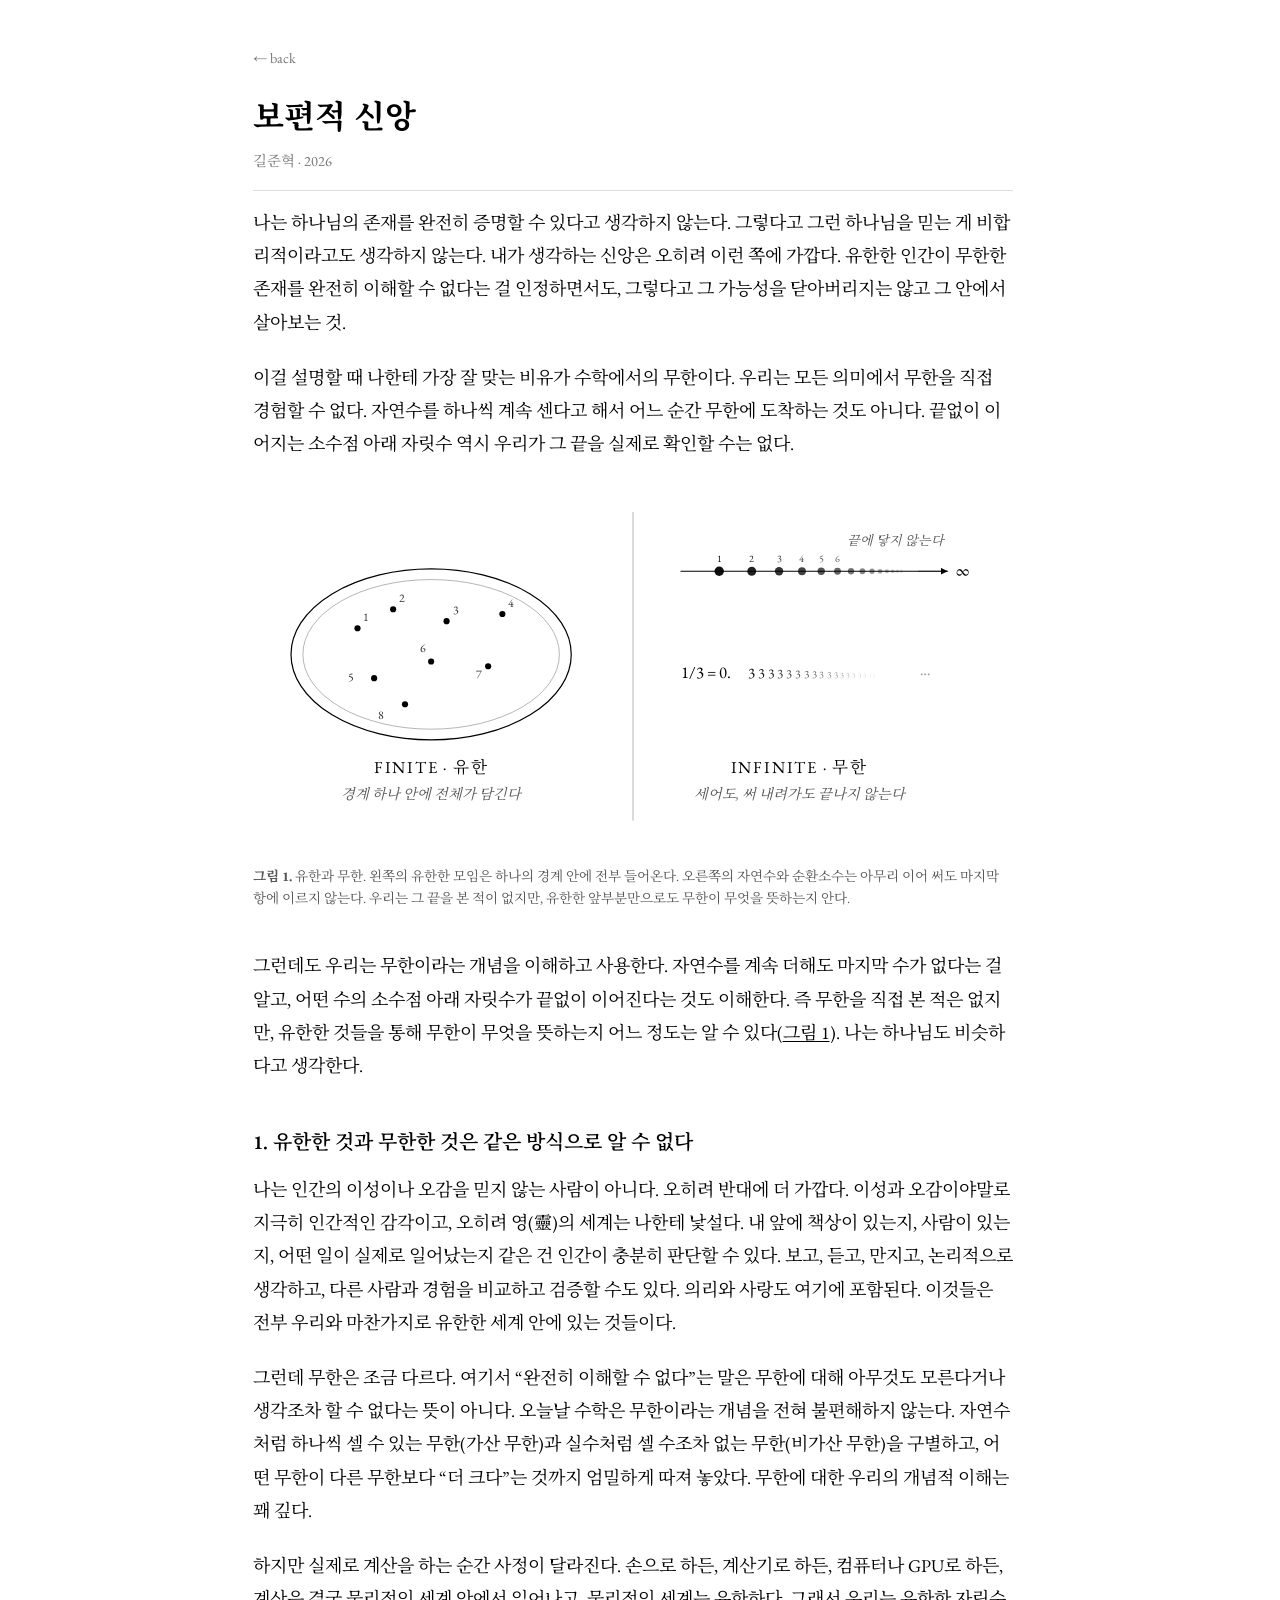
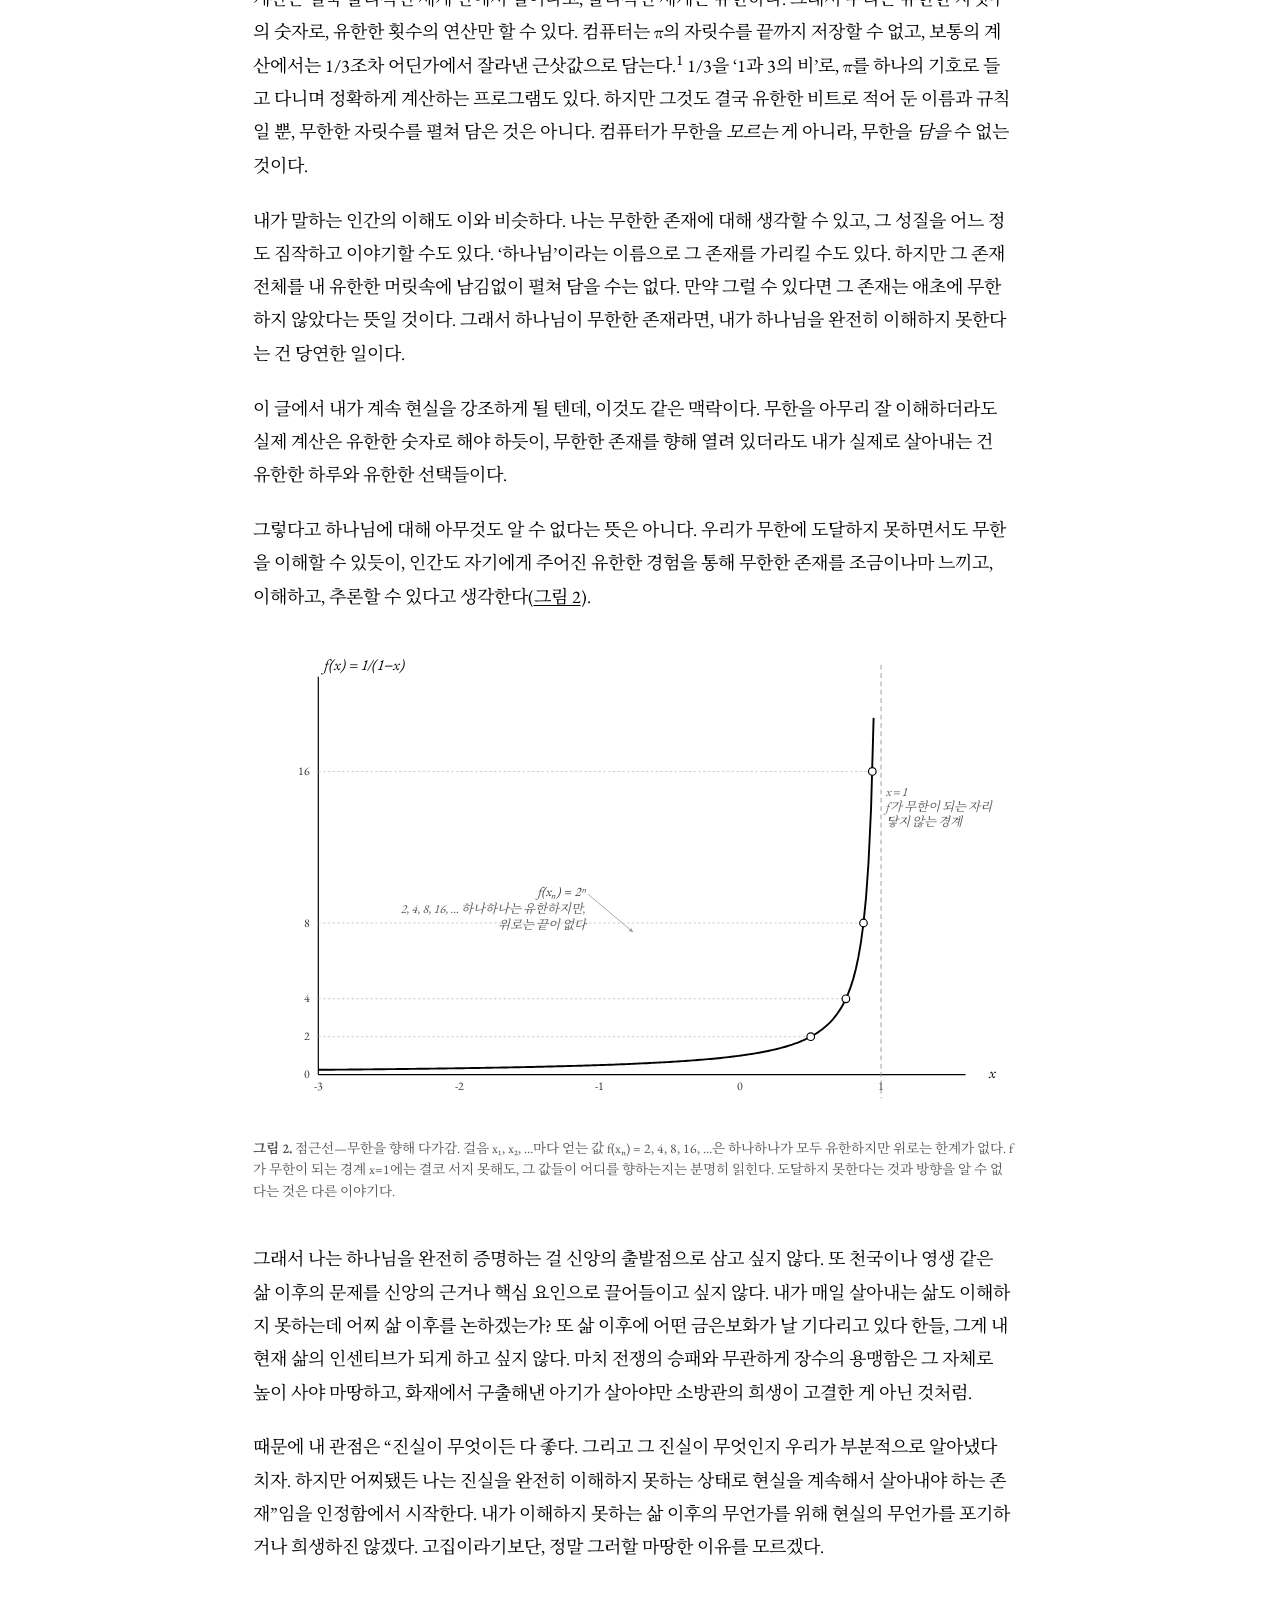
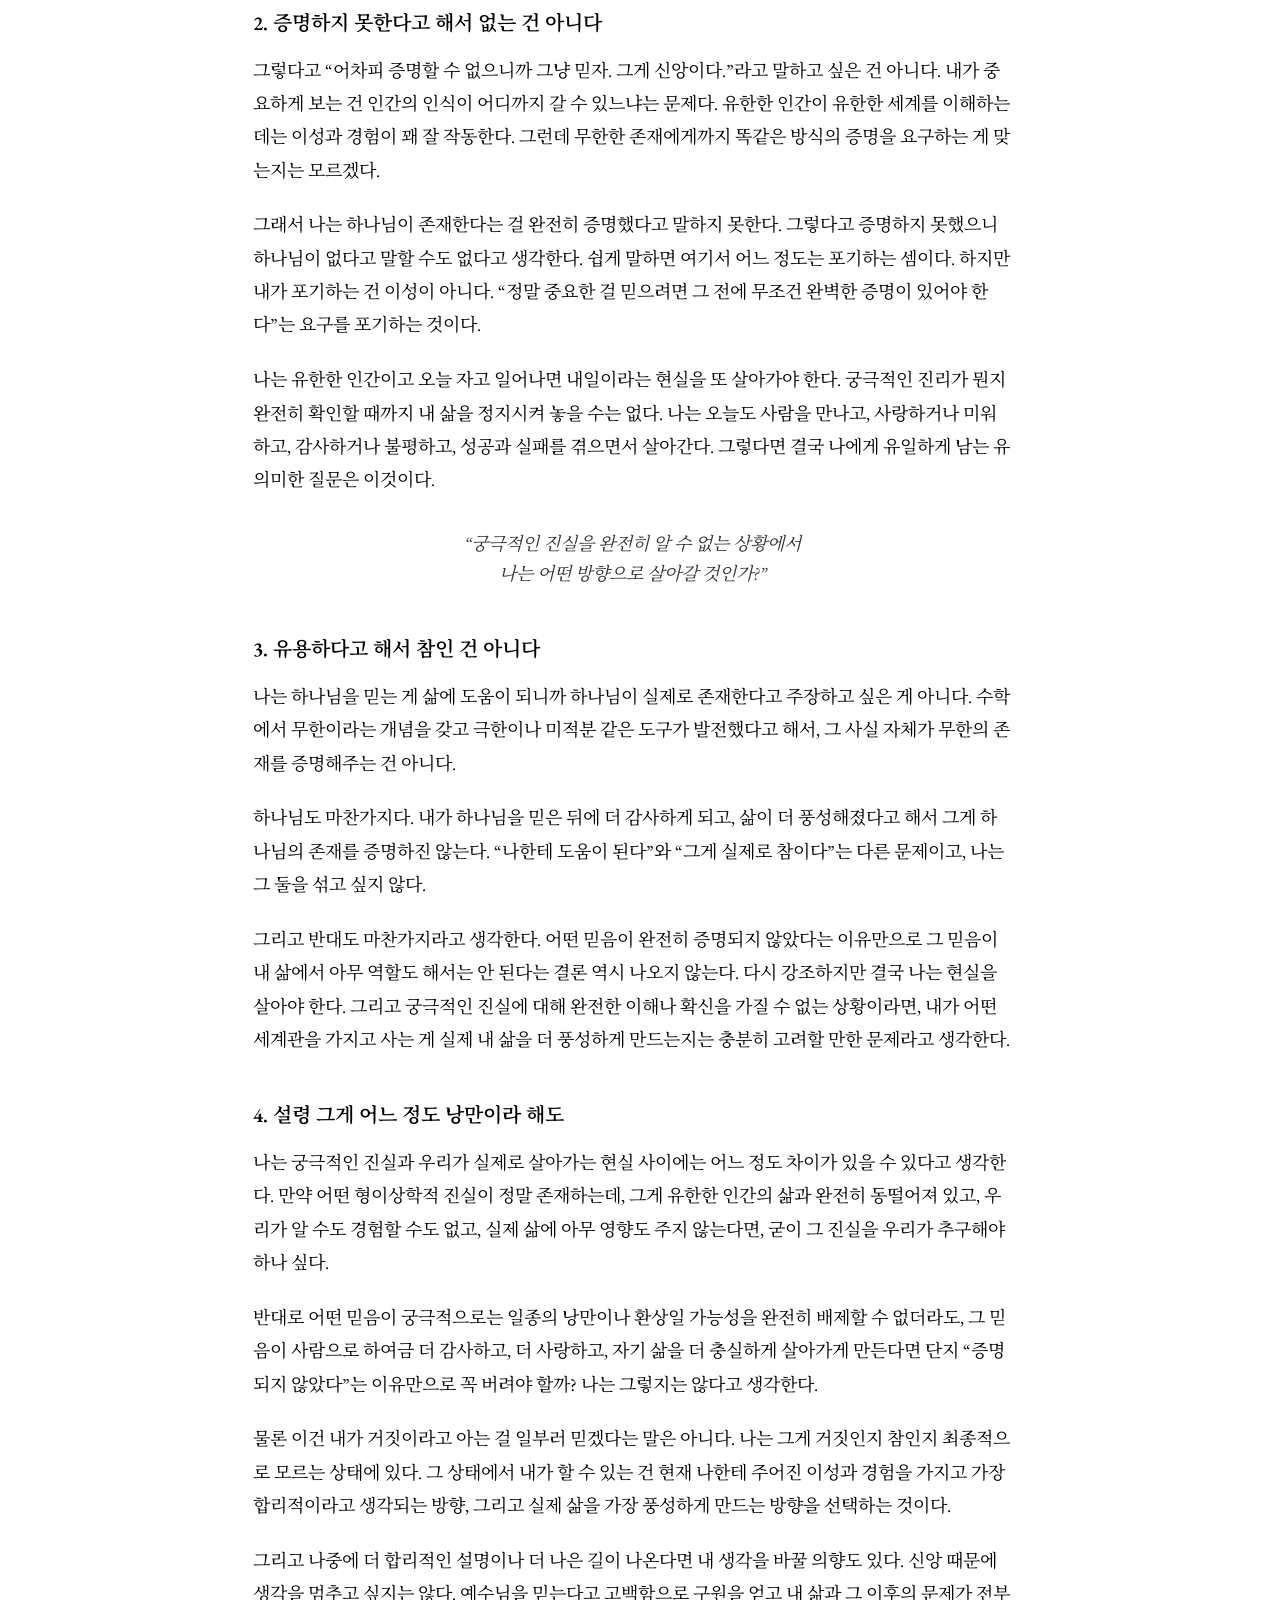
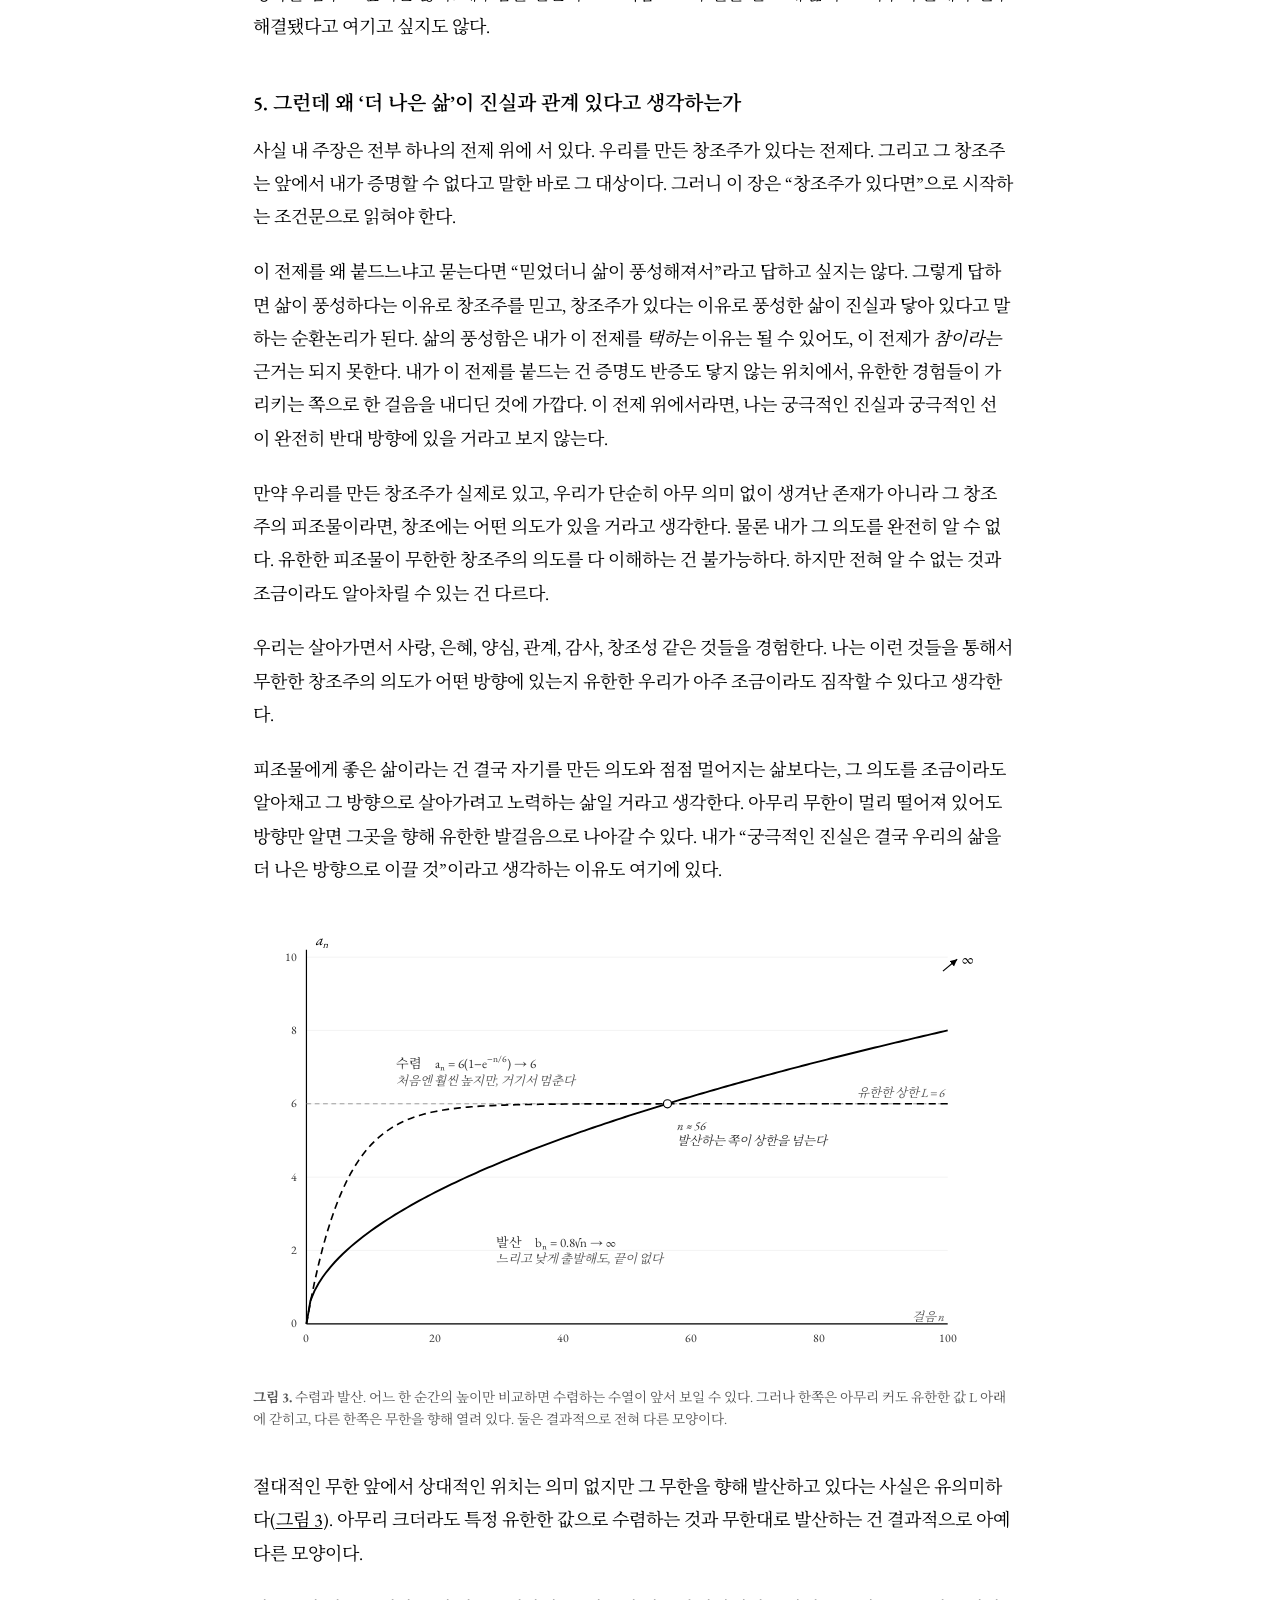
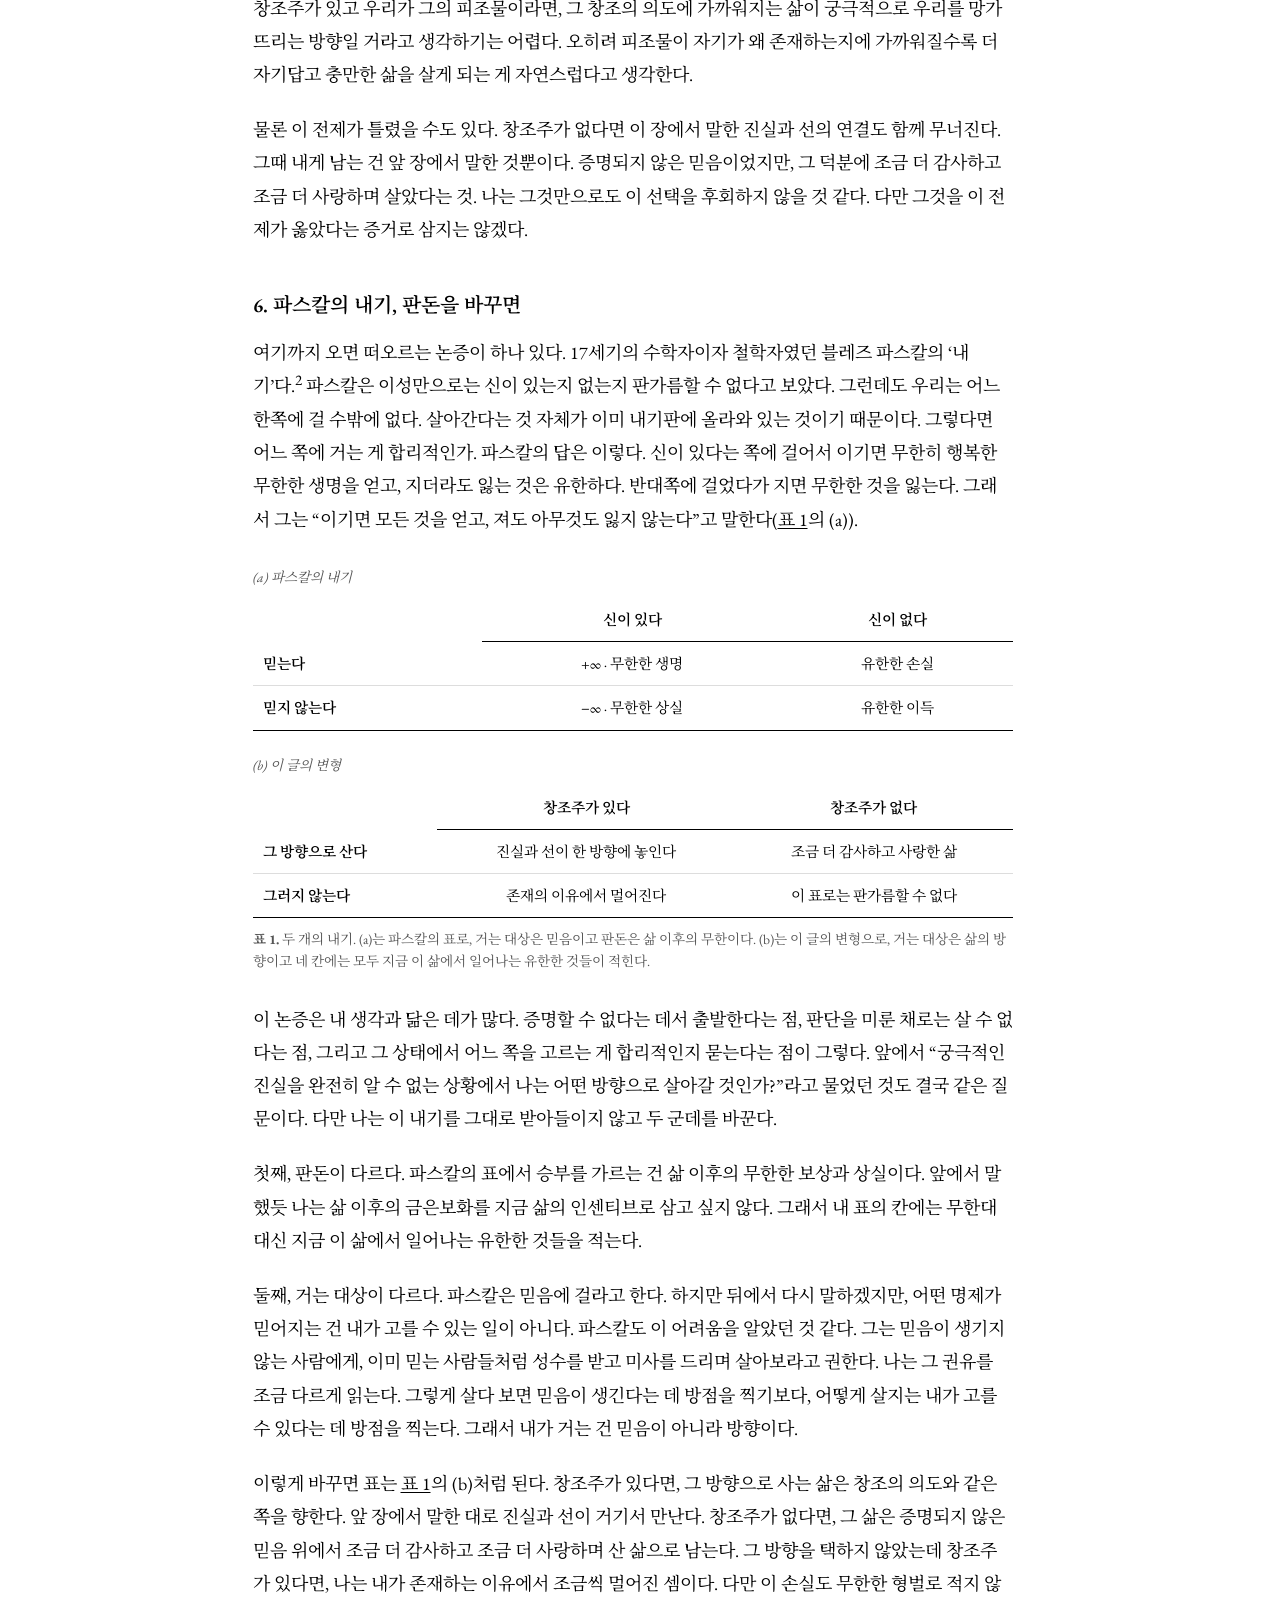
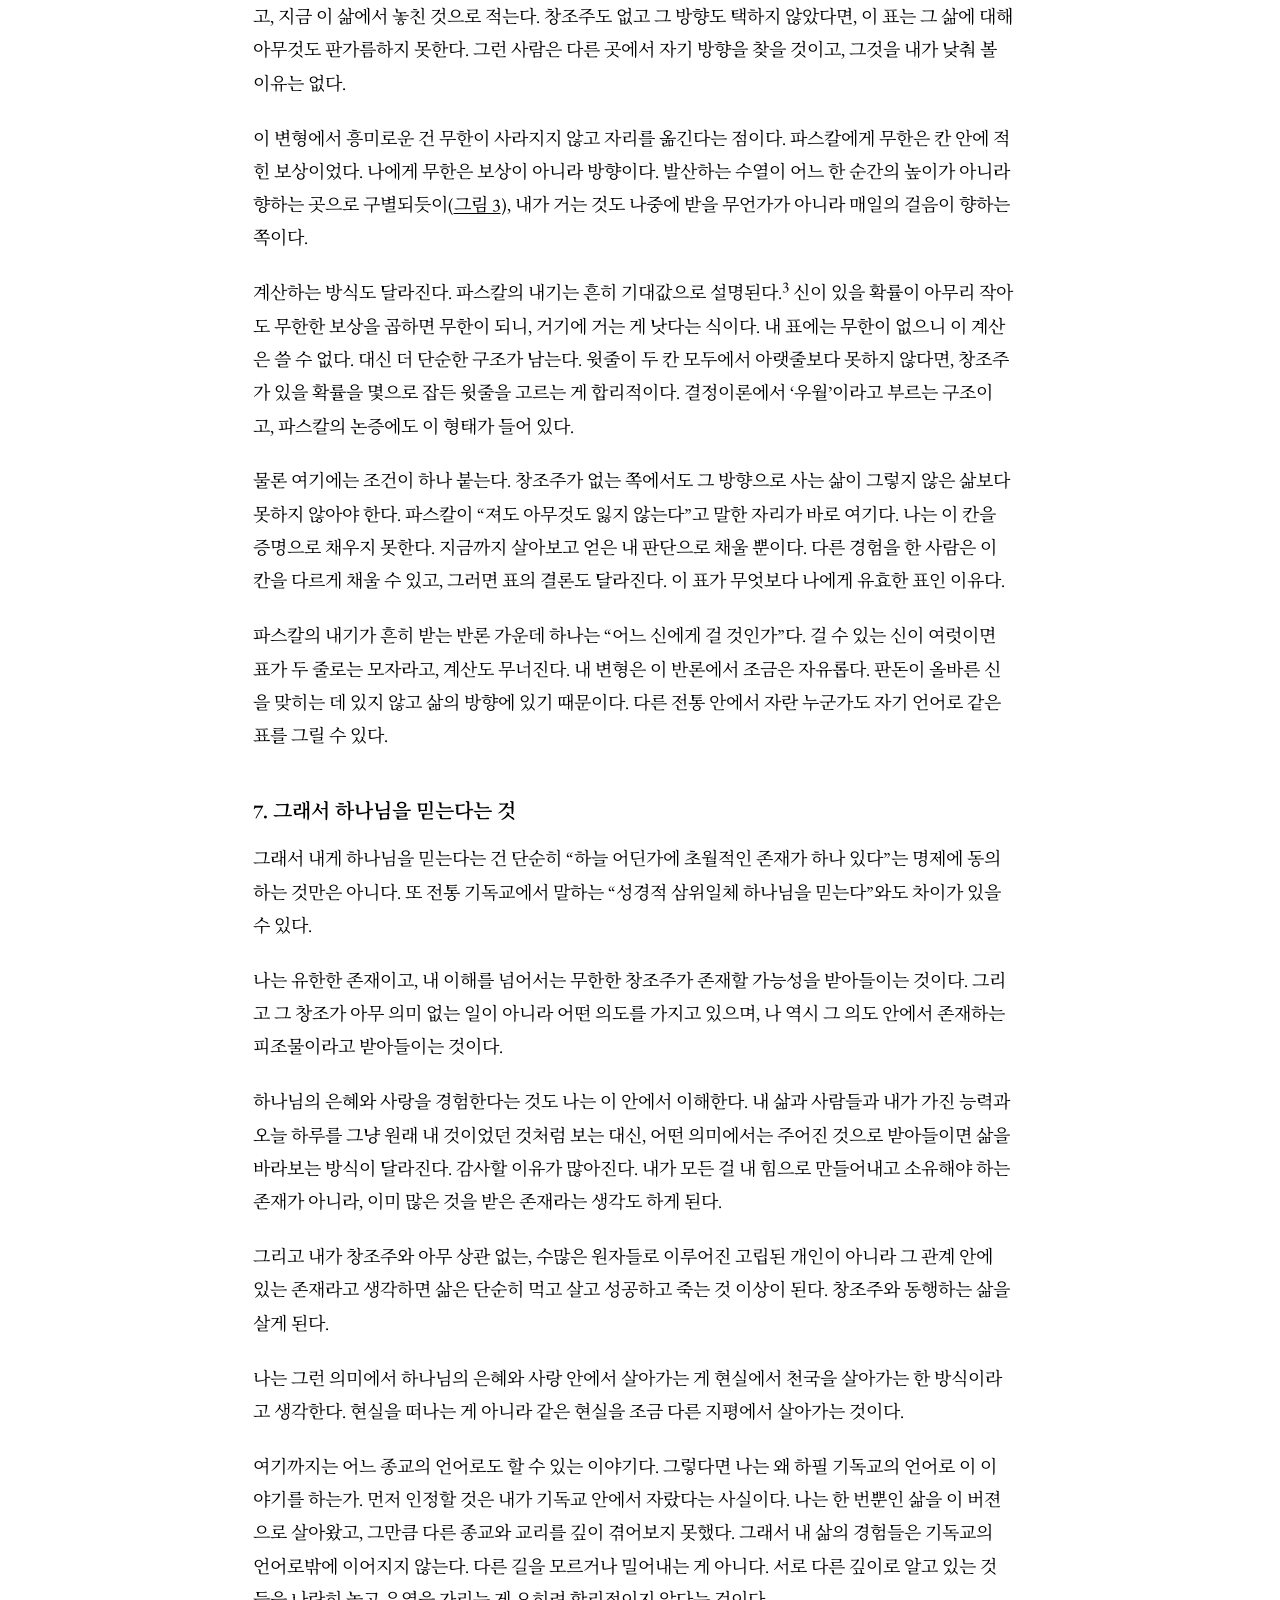
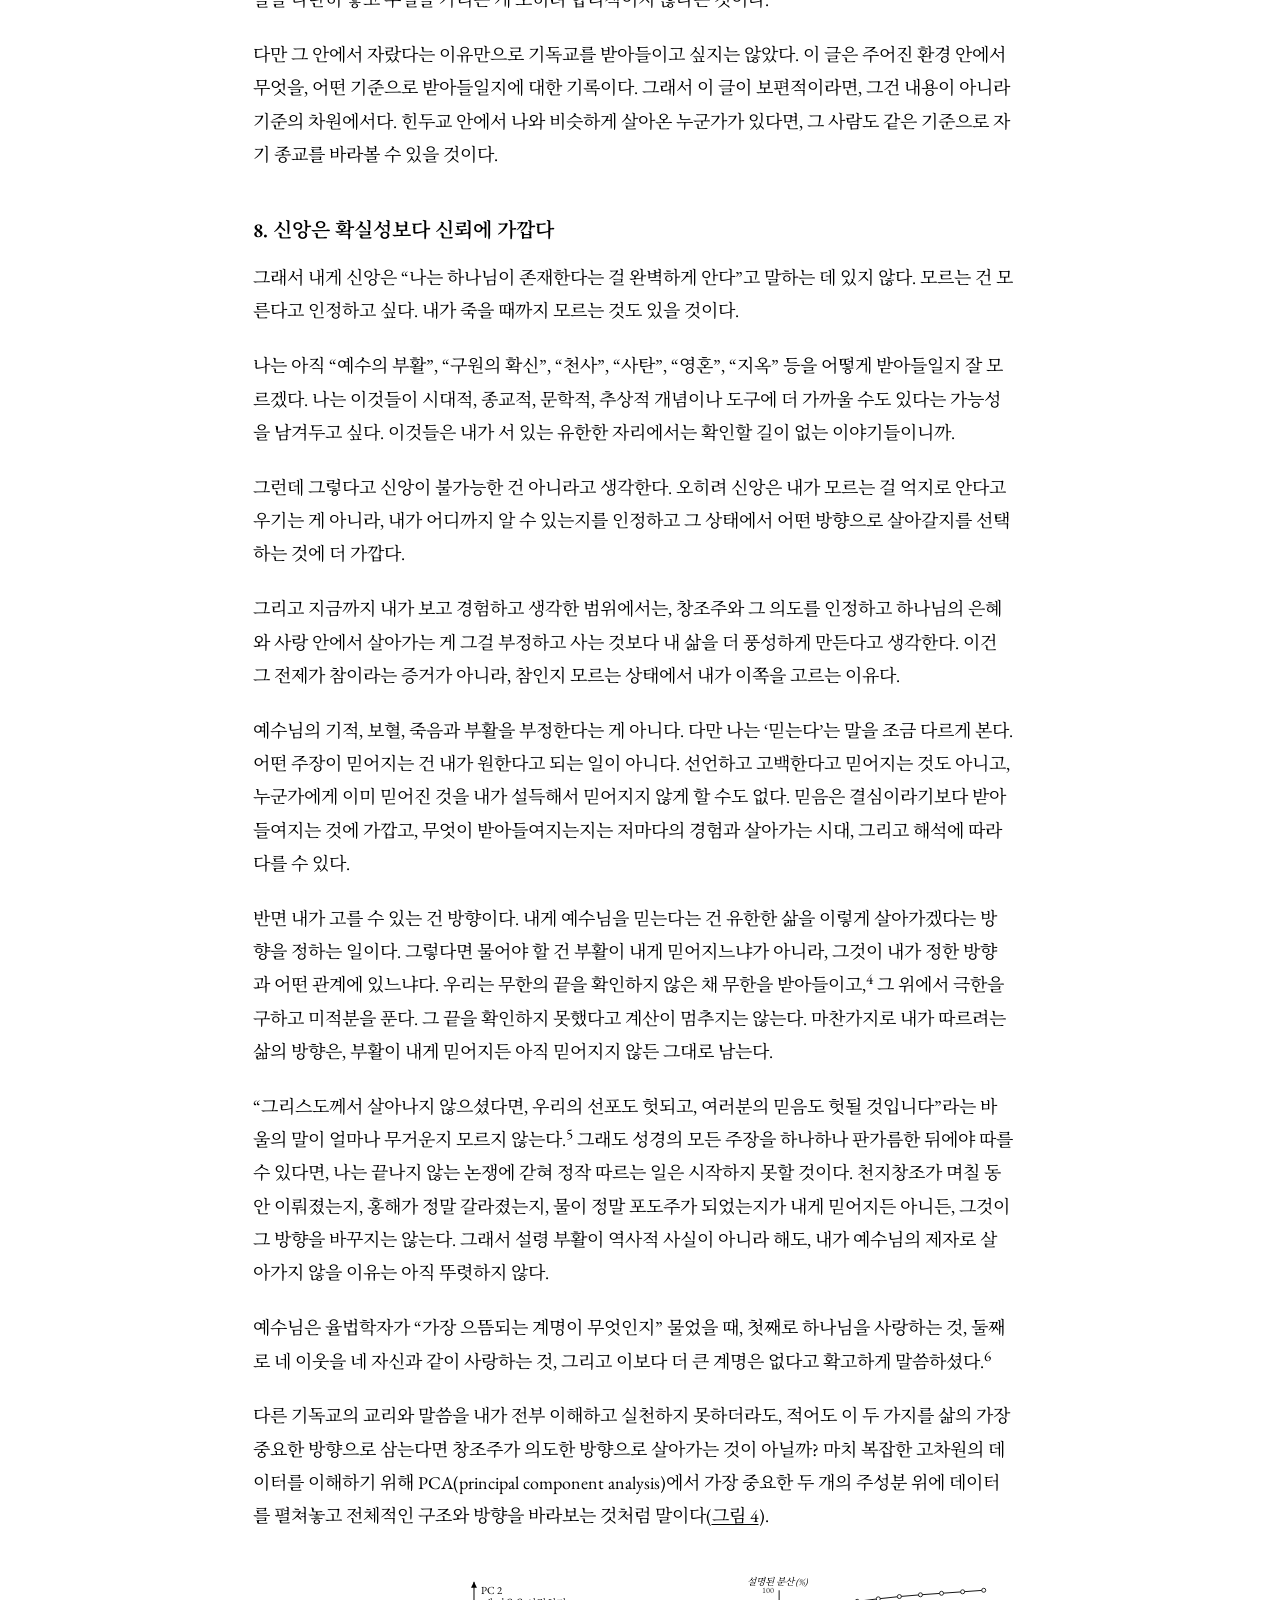
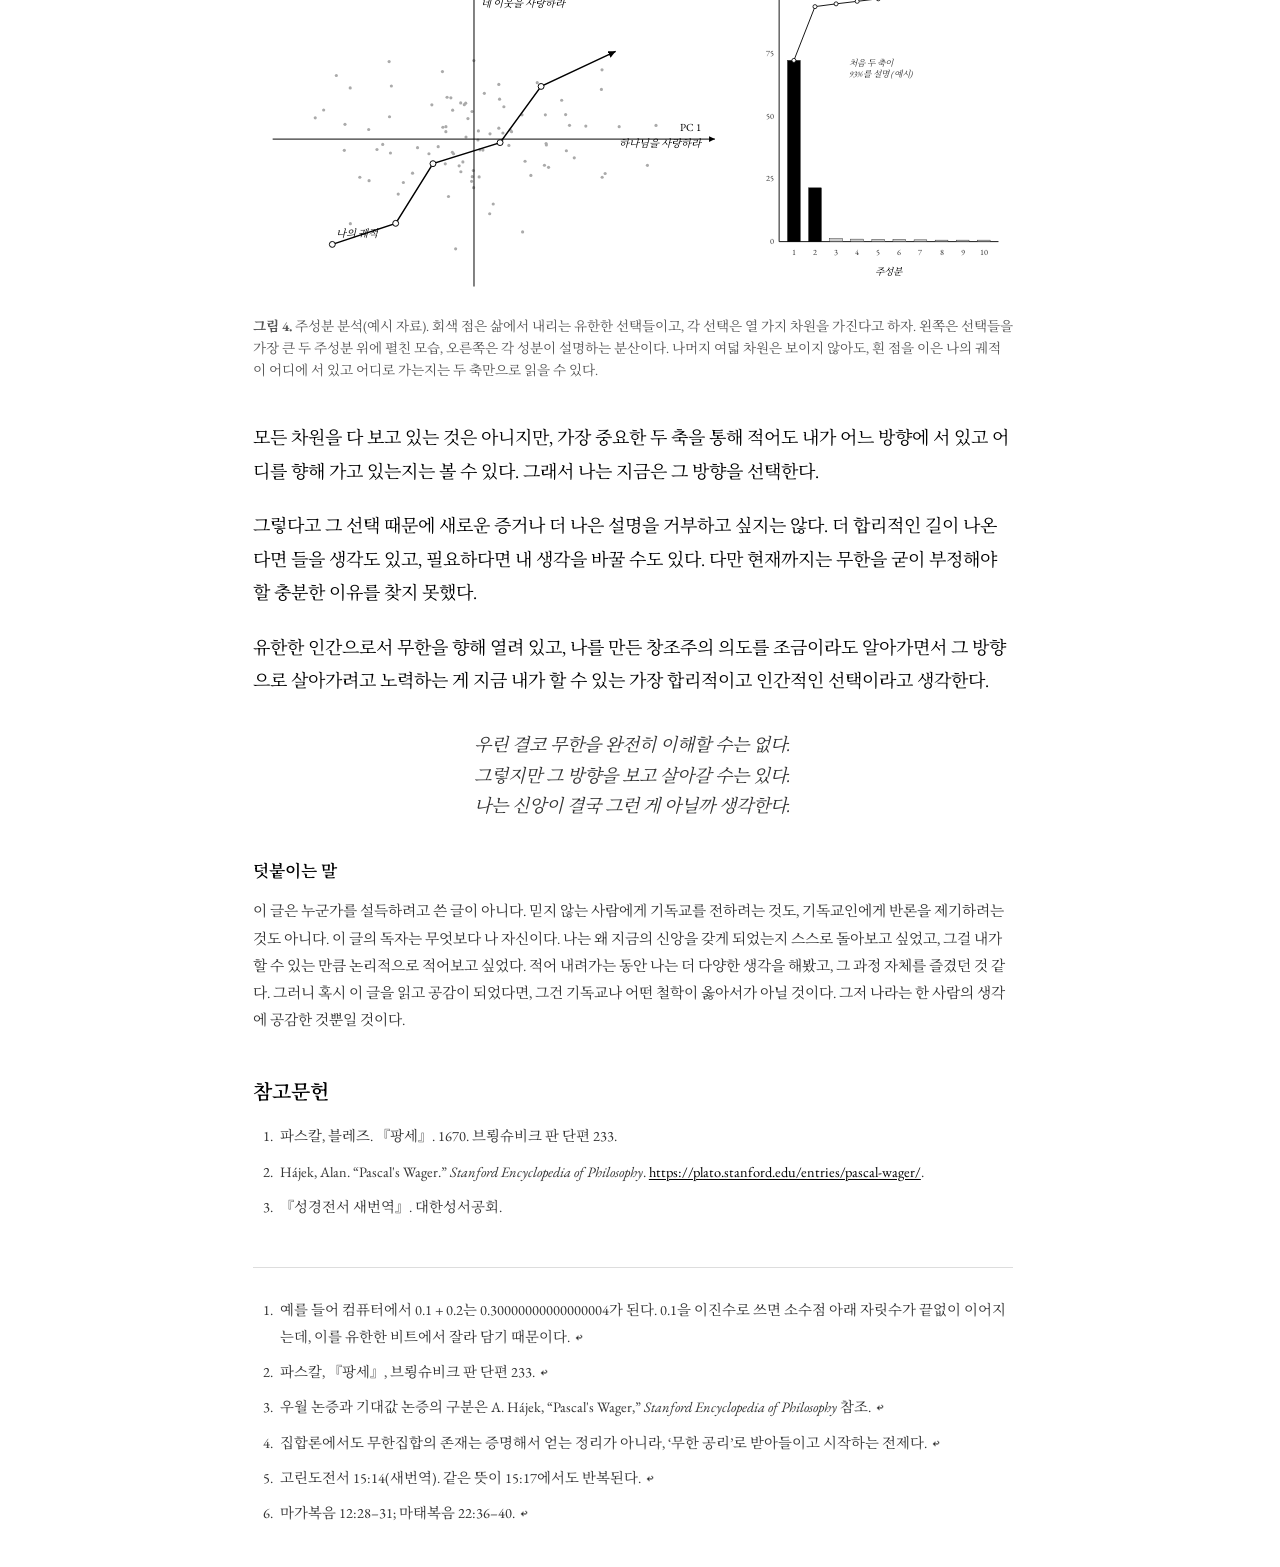
<file: writings/faith.html>
<!DOCTYPE html>
<html lang="ko">
<head>
  <meta charset="UTF-8">
  <meta name="viewport" content="width=device-width, initial-scale=1.0">
  <link rel="preconnect" href="https://fonts.googleapis.com">
  <link rel="preconnect" href="https://fonts.gstatic.com" crossorigin>
  <link href="https://fonts.googleapis.com/css2?family=EB+Garamond:ital,wght@0,400;0,600;1,400&family=Noto+Serif+KR:wght@400;600&display=swap" rel="stylesheet">
  <title>보편적 신앙 &middot; Junhyeok Kil</title>
  <style>
    * { box-sizing: border-box; }
    html { scrollbar-gutter: stable; }
    body {
      font-family: "EB Garamond", "Noto Serif KR", Georgia, serif;
      width: 90%;
      max-width: 760px;
      margin: 40px auto;
      font-size: 18px;
      line-height: 1.85;
      color: #000;
      background: #fff;
    }
    a {
      color: #000;
      text-decoration: underline;
      text-decoration-thickness: 1px;
      text-underline-offset: 2px;
    }
    a:hover { text-decoration-thickness: 2px; }
    .back {
      font-size: 0.9rem;
      color: #777;
      display: inline-block;
      margin-bottom: 25px;
      text-decoration: none;
    }
    .back:hover { color: #000; text-decoration: none; }
    h1 {
      font-size: 2rem;
      font-weight: bold;
      margin: 0 0 10px;
      line-height: 1.3;
    }
    .byline, .meta {
      font-size: 0.9rem;
      color: #777;
      margin: 0 0 15px;
      padding-bottom: 15px;
      border-bottom: 1px solid #ddd;
    }
    p { margin: 0 0 1.2em; }
    h2 {
      font-size: 1.25rem;
      font-weight: 600;
      margin: 2.2em 0 0.8em;
      line-height: 1.5;
    }
    h2.note-heading { font-size: 1.05rem; }

    blockquote {
      margin: 1.8em auto;
      padding: 0;
      text-align: center;
      font-style: italic;
      color: #333;
      max-width: 34em;
      line-height: 1.7;
    }

    figure { margin: 2.2em 0; }
    figure svg { display: block; width: 100%; height: auto; }
    figcaption {
      font-size: 0.85rem;
      line-height: 1.6;
      color: #555;
      margin-top: 10px;
    }
    .fig4-row { display: flex; gap: 14px; align-items: flex-start; }
    .fig4-row svg:first-child { flex: 1 1 62%; }
    .fig4-row svg:last-child { flex: 1 1 36%; }
    @media (max-width: 560px) {
      .fig4-row { flex-direction: column; }
    }

    .xref { white-space: nowrap; }

    sup.fnref { line-height: 0; }
    sup.fnref a { text-decoration: none; }

    .wagertable { margin: 1.6em 0 0.6em; }
    .tab-label { font-size: 0.85rem; color: #555; margin: 0 0 8px; font-style: italic; }
    table {
      width: 100%;
      border-collapse: collapse;
      font-size: 0.92rem;
      margin-bottom: 6px;
    }
    thead th {
      border-bottom: 1px solid #000;
      padding: 8px 10px;
      font-weight: 600;
      text-align: center;
    }
    thead th:first-child { border-bottom: none; }
    tbody th {
      text-align: left;
      font-weight: 600;
      padding: 8px 10px;
      border-bottom: 1px solid #ddd;
      white-space: nowrap;
    }
    tbody td {
      text-align: center;
      padding: 8px 10px;
      border-bottom: 1px solid #ddd;
    }
    tbody tr:last-child th, tbody tr:last-child td { border-bottom: 1px solid #000; }
    .tab-caption {
      font-size: 0.85rem;
      line-height: 1.6;
      color: #555;
      margin: 10px 0 2.2em;
    }

    p.note { font-size: 0.92rem; color: #333; }

    ol.bibliography, ol.footnotes {
      font-size: 0.9rem;
      color: #333;
      padding-left: 1.6em;
      margin: 0;
    }
    ol.bibliography li, ol.footnotes li { margin-bottom: 0.6em; padding-left: 0.3em; }
    .fn-back { text-decoration: none; margin-left: 2px; }

    hr.endnotes-rule { border: none; border-top: 1px solid #ddd; margin: 2.6em 0 1.6em; }

    @media (max-width: 480px) {
      body { margin: 20px auto; }
      h1 { font-size: 1.6rem; }
    }
  </style>
</head>
<body>
  <a class="back" href="../personal.html#writings">&#8592; back</a>
  <h1>보편적 신앙</h1>
  <p class="byline">길준혁 &middot; 2026</p>

<p>나는 하나님의 존재를 완전히 증명할 수 있다고 생각하지 않는다. 그렇다고 그런 하나님을 믿는 게 비합리적이라고도 생각하지 않는다. 내가 생각하는 신앙은 오히려 이런 쪽에 가깝다. 유한한 인간이 무한한 존재를 완전히 이해할 수 없다는 걸 인정하면서도, 그렇다고 그 가능성을 닫아버리지는 않고 그 안에서 살아보는 것.</p>
<p>이걸 설명할 때 나한테 가장 잘 맞는 비유가 수학에서의 무한이다. 우리는 모든 의미에서 무한을 직접 경험할 수 없다. 자연수를 하나씩 계속 센다고 해서 어느 순간 무한에 도착하는 것도 아니다. 끝없이 이어지는 소수점 아래 자릿수 역시 우리가 그 끝을 실제로 확인할 수는 없다.</p>

<figure id="fig-1">
<svg viewBox="0 0 640 300" xmlns="http://www.w3.org/2000/svg" role="img" aria-label="유한한 모임과 무한한 수열의 비교">
  <g stroke="#000" stroke-width="1" fill="none">
    <ellipse cx="150" cy="130" rx="118" ry="72"/>
    <ellipse cx="150" cy="130" rx="108" ry="63" stroke="#999" stroke-width="0.6"/>
  </g>
  <g fill="#000">
    <circle cx="88" cy="108" r="2.6"/><circle cx="118" cy="92" r="2.6"/><circle cx="163" cy="102" r="2.6"/>
    <circle cx="210" cy="96" r="2.6"/><circle cx="102" cy="150" r="2.6"/><circle cx="150" cy="136" r="2.6"/>
    <circle cx="198" cy="140" r="2.6"/><circle cx="128" cy="172" r="2.6"/>
  </g>
  <g font-size="10" fill="#333">
    <text x="93" y="102">1</text><text x="123" y="86">2</text><text x="168" y="96">3</text>
    <text x="215" y="90">4</text><text x="80" y="152">5</text><text x="141" y="128">6</text>
    <text x="188" y="150">7</text><text x="105" y="184">8</text>
  </g>
  <text x="150" y="230" text-anchor="middle" font-size="14" letter-spacing="1.5">FINITE · 유한</text>
  <text x="150" y="252" text-anchor="middle" font-size="12" font-style="italic" fill="#555">경계 하나 안에 전체가 담긴다</text>

  <line x1="320" y1="10" x2="320" y2="270" stroke="#999" stroke-width="0.6"/>

  <g>
    <line x1="360" y1="60" x2="560" y2="60" stroke="#000" stroke-width="1"/>
    <circle cx="392.6" cy="60" r="3.98" fill="#000" fill-opacity="0.94"/>
    <circle cx="420.0" cy="60" r="3.76" fill="#000" fill-opacity="0.87"/>
    <circle cx="443.0" cy="60" r="3.54" fill="#000" fill-opacity="0.80"/>
    <circle cx="462.3" cy="60" r="3.32" fill="#000" fill-opacity="0.74"/>
    <circle cx="478.5" cy="60" r="3.10" fill="#000" fill-opacity="0.68"/>
    <circle cx="492.2" cy="60" r="2.88" fill="#000" fill-opacity="0.61"/>
    <circle cx="503.6" cy="60" r="2.66" fill="#000" fill-opacity="0.54"/>
    <circle cx="513.2" cy="60" r="2.44" fill="#000" fill-opacity="0.48"/>
    <circle cx="521.3" cy="60" r="2.22" fill="#000" fill-opacity="0.42"/>
    <circle cx="528.1" cy="60" r="2.00" fill="#000" fill-opacity="0.35"/>
    <circle cx="533.8" cy="60" r="1.78" fill="#000" fill-opacity="0.28"/>
    <circle cx="538.6" cy="60" r="1.56" fill="#000" fill-opacity="0.22"/>
    <circle cx="542.6" cy="60" r="1.40" fill="#000" fill-opacity="0.16"/>
    <circle cx="546.0" cy="60" r="1.40" fill="#000" fill-opacity="0.12"/>
    <text x="392.6" y="52" font-size="8.5" fill-opacity="0.94" text-anchor="middle">1</text>
    <text x="420.0" y="52" font-size="8.5" fill-opacity="0.87" text-anchor="middle">2</text>
    <text x="443.0" y="52" font-size="8.5" fill-opacity="0.80" text-anchor="middle">3</text>
    <text x="462.3" y="52" font-size="8.5" fill-opacity="0.74" text-anchor="middle">4</text>
    <text x="478.5" y="52" font-size="8.5" fill-opacity="0.68" text-anchor="middle">5</text>
    <text x="492.2" y="52" font-size="8.5" fill-opacity="0.61" text-anchor="middle">6</text>
    <path d="M 560,60 L 585,60" stroke="#000" stroke-width="1" marker-end="url(#arrow1)"/>
    <text x="592" y="64" font-size="15">&#8734;</text>
    <text x="500" y="38" font-size="11" font-style="italic" fill="#555">끝에 닿지 않는다</text>

    <text x="360" y="150" font-size="14">1/3 = 0.</text>
    <text x="416.9" y="150" font-size="12.5" fill-opacity="0.94">3</text>
    <text x="425.4" y="150" font-size="12.0" fill-opacity="0.89">3</text>
    <text x="433.6" y="150" font-size="11.5" fill-opacity="0.83">3</text>
    <text x="441.6" y="150" font-size="11.0" fill-opacity="0.78">3</text>
    <text x="449.2" y="150" font-size="10.5" fill-opacity="0.72">3</text>
    <text x="456.6" y="150" font-size="10.0" fill-opacity="0.67">3</text>
    <text x="463.6" y="150" font-size="9.5" fill-opacity="0.61">3</text>
    <text x="470.4" y="150" font-size="9.0" fill-opacity="0.56">3</text>
    <text x="476.9" y="150" font-size="8.5" fill-opacity="0.51">3</text>
    <text x="483.0" y="150" font-size="8.0" fill-opacity="0.45">3</text>
    <text x="488.9" y="150" font-size="7.5" fill-opacity="0.40">3</text>
    <text x="494.4" y="150" font-size="7.0" fill-opacity="0.34">3</text>
    <text x="499.6" y="150" font-size="6.5" fill-opacity="0.29">3</text>
    <text x="504.6" y="150" font-size="6.0" fill-opacity="0.23">3</text>
    <text x="509.2" y="150" font-size="6.0" fill-opacity="0.18">3</text>
    <text x="513.6" y="150" font-size="6.0" fill-opacity="0.12">3</text>
    <text x="517.6" y="150" font-size="6.0" fill-opacity="0.08">3</text>
    <text x="521.4" y="150" font-size="6.0" fill-opacity="0.08">3</text>
    <text x="562" y="150" font-size="14" fill="#999">&#8943;</text>

    <text x="460" y="230" text-anchor="middle" font-size="14" letter-spacing="1.5">INFINITE · 무한</text>
    <text x="460" y="252" text-anchor="middle" font-size="12" font-style="italic" fill="#555">세어도, 써 내려가도 끝나지 않는다</text>
  </g>
  <defs>
    <marker id="arrow1" markerWidth="8" markerHeight="8" refX="6" refY="3" orient="auto">
      <path d="M0,0 L6,3 L0,6 Z" fill="#000"/>
    </marker>
  </defs>
</svg>
<figcaption><strong>그림 1.</strong> 유한과 무한. 왼쪽의 유한한 모임은 하나의 경계 안에 전부 들어온다. 오른쪽의 자연수와 순환소수는 아무리 이어 써도 마지막 항에 이르지 않는다. 우리는 그 끝을 본 적이 없지만, 유한한 앞부분만으로도 무한이 무엇을 뜻하는지 안다.</figcaption>
</figure>

<p>그런데도 우리는 무한이라는 개념을 이해하고 사용한다. 자연수를 계속 더해도 마지막 수가 없다는 걸 알고, 어떤 수의 소수점 아래 자릿수가 끝없이 이어진다는 것도 이해한다. 즉 무한을 직접 본 적은 없지만, 유한한 것들을 통해 무한이 무엇을 뜻하는지 어느 정도는 알 수 있다(<a href="#fig-1" class="xref">그림 1</a>). 나는 하나님도 비슷하다고 생각한다.</p>

<h2>1. 유한한 것과 무한한 것은 같은 방식으로 알 수 없다</h2>

<p>나는 인간의 이성이나 오감을 믿지 않는 사람이 아니다. 오히려 반대에 더 가깝다. 이성과 오감이야말로 지극히 인간적인 감각이고, 오히려 영(靈)의 세계는 나한테 낯설다. 내 앞에 책상이 있는지, 사람이 있는지, 어떤 일이 실제로 일어났는지 같은 건 인간이 충분히 판단할 수 있다. 보고, 듣고, 만지고, 논리적으로 생각하고, 다른 사람과 경험을 비교하고 검증할 수도 있다. 의리와 사랑도 여기에 포함된다. 이것들은 전부 우리와 마찬가지로 유한한 세계 안에 있는 것들이다.</p>
<p>그런데 무한은 조금 다르다. 여기서 “완전히 이해할 수 없다”는 말은 무한에 대해 아무것도 모른다거나 생각조차 할 수 없다는 뜻이 아니다. 오늘날 수학은 무한이라는 개념을 전혀 불편해하지 않는다. 자연수처럼 하나씩 셀 수 있는 무한(가산 무한)과 실수처럼 셀 수조차 없는 무한(비가산 무한)을 구별하고, 어떤 무한이 다른 무한보다 “더 크다”는 것까지 엄밀하게 따져 놓았다. 무한에 대한 우리의 개념적 이해는 꽤 깊다.</p>
<p>하지만 실제로 계산을 하는 순간 사정이 달라진다. 손으로 하든, 계산기로 하든, 컴퓨터나 GPU로 하든, 계산은 결국 물리적인 세계 안에서 일어나고, 물리적인 세계는 유한하다. 그래서 우리는 유한한 자릿수의 숫자로, 유한한 횟수의 연산만 할 수 있다. 컴퓨터는 π의 자릿수를 끝까지 저장할 수 없고, 보통의 계산에서는 1/3조차 어딘가에서 잘라낸 근삿값으로 담는다.<sup class="fnref"><a href="#fn-1" id="fnref-1">1</a></sup> 1/3을 ‘1과 3의 비’로, π를 하나의 기호로 들고 다니며 정확하게 계산하는 프로그램도 있다. 하지만 그것도 결국 유한한 비트로 적어 둔 이름과 규칙일 뿐, 무한한 자릿수를 펼쳐 담은 것은 아니다. 컴퓨터가 무한을 <em>모르는</em> 게 아니라, 무한을 <em>담을</em> 수 없는 것이다.</p>
<p>내가 말하는 인간의 이해도 이와 비슷하다. 나는 무한한 존재에 대해 생각할 수 있고, 그 성질을 어느 정도 짐작하고 이야기할 수도 있다. ‘하나님’이라는 이름으로 그 존재를 가리킬 수도 있다. 하지만 그 존재 전체를 내 유한한 머릿속에 남김없이 펼쳐 담을 수는 없다. 만약 그럴 수 있다면 그 존재는 애초에 무한하지 않았다는 뜻일 것이다. 그래서 하나님이 무한한 존재라면, 내가 하나님을 완전히 이해하지 못한다는 건 당연한 일이다.</p>
<p>이 글에서 내가 계속 현실을 강조하게 될 텐데, 이것도 같은 맥락이다. 무한을 아무리 잘 이해하더라도 실제 계산은 유한한 숫자로 해야 하듯이, 무한한 존재를 향해 열려 있더라도 내가 실제로 살아내는 건 유한한 하루와 유한한 선택들이다.</p>
<p>그렇다고 하나님에 대해 아무것도 알 수 없다는 뜻은 아니다. 우리가 무한에 도달하지 못하면서도 무한을 이해할 수 있듯이, 인간도 자기에게 주어진 유한한 경험을 통해 무한한 존재를 조금이나마 느끼고, 이해하고, 추론할 수 있다고 생각한다(<a href="#fig-2" class="xref">그림 2</a>).</p>

<figure id="fig-2">
<svg viewBox="0 0 640 400" xmlns="http://www.w3.org/2000/svg" role="img" aria-label="f(x)=1/(1-x)의 그래프와 점근선">
  <line x1="55" y1="20" x2="55" y2="355" stroke="#000" stroke-width="1"/>
  <line x1="55" y1="355" x2="600" y2="355" stroke="#000" stroke-width="1"/>
  <text x="55.0" y="368" font-size="10" text-anchor="middle" fill="#333">-3</text>
    <text x="173.48" y="368" font-size="10" text-anchor="middle" fill="#333">-2</text>
    <text x="291.96" y="368" font-size="10" text-anchor="middle" fill="#333">-1</text>
    <text x="410.43" y="368" font-size="10" text-anchor="middle" fill="#333">0</text>
    <text x="528.91" y="368" font-size="10" text-anchor="middle" fill="#333">1</text>
  <text x="48" y="358.0" font-size="10" text-anchor="end" fill="#333">0</text>
    <text x="48" y="326.1" font-size="10" text-anchor="end" fill="#333">2</text>
    <text x="48" y="294.19" font-size="10" text-anchor="end" fill="#333">4</text>
    <text x="48" y="230.38" font-size="10" text-anchor="end" fill="#333">8</text>
    <text x="48" y="102.76" font-size="10" text-anchor="end" fill="#333">16</text>
  <text x="620" y="358" font-size="13" font-style="italic">x</text>
  <text x="60" y="14" font-size="13" font-style="italic">f(x) = 1/(1&#8722;x)</text>

  <line x1="528.91" y1="10" x2="528.91" y2="375" stroke="#999" stroke-width="0.8" stroke-dasharray="4,3"/>
  <text x="533" y="120" font-size="10.5" font-style="italic" fill="#555">x = 1</text>
  <text x="533" y="133" font-size="10.5" font-style="italic" fill="#555">f가 무한이 되는 자리</text>
  <text x="533" y="146" font-size="10.5" font-style="italic" fill="#555">닿지 않는 경계</text>

  <line x1="55.0" y1="323.1" x2="469.67" y2="323.1" stroke="#bbb" stroke-width="0.6" stroke-dasharray="2,2"/>
    <line x1="55.0" y1="291.19" x2="499.29" y2="291.19" stroke="#bbb" stroke-width="0.6" stroke-dasharray="2,2"/>
    <line x1="55.0" y1="227.38" x2="514.1" y2="227.38" stroke="#bbb" stroke-width="0.6" stroke-dasharray="2,2"/>
    <line x1="55.0" y1="99.76" x2="521.51" y2="99.76" stroke="#bbb" stroke-width="0.6" stroke-dasharray="2,2"/>
  <path d="M 55.00,351.01 L 57.15,350.99 L 59.29,350.98 L 61.44,350.96 L 63.58,350.94 L 65.73,350.92 L 67.87,350.90 L 70.02,350.88 L 72.16,350.86 L 74.31,350.84 L 76.45,350.82 L 78.60,350.80 L 80.74,350.78 L 82.89,350.76 L 85.03,350.74 L 87.18,350.72 L 89.32,350.70 L 91.47,350.68 L 93.61,350.66 L 95.76,350.64 L 97.90,350.61 L 100.05,350.59 L 102.19,350.57 L 104.34,350.55 L 106.48,350.53 L 108.63,350.50 L 110.77,350.48 L 112.92,350.46 L 115.06,350.43 L 117.21,350.41 L 119.35,350.39 L 121.50,350.36 L 123.64,350.34 L 125.79,350.31 L 127.93,350.29 L 130.08,350.26 L 132.22,350.24 L 134.37,350.21 L 136.51,350.18 L 138.66,350.16 L 140.80,350.13 L 142.95,350.10 L 145.09,350.08 L 147.24,350.05 L 149.38,350.02 L 151.53,349.99 L 153.67,349.96 L 155.82,349.93 L 157.96,349.90 L 160.11,349.88 L 162.25,349.85 L 164.40,349.82 L 166.54,349.78 L 168.69,349.75 L 170.83,349.72 L 172.98,349.69 L 175.12,349.66 L 177.27,349.63 L 179.41,349.59 L 181.56,349.56 L 183.70,349.53 L 185.85,349.49 L 187.99,349.46 L 190.14,349.42 L 192.28,349.39 L 194.43,349.35 L 196.57,349.31 L 198.72,349.28 L 200.86,349.24 L 203.01,349.20 L 205.15,349.16 L 207.30,349.12 L 209.44,349.08 L 211.59,349.04 L 213.73,349.00 L 215.88,348.96 L 218.02,348.92 L 220.17,348.88 L 222.31,348.84 L 224.46,348.79 L 226.60,348.75 L 228.75,348.70 L 230.89,348.66 L 233.04,348.61 L 235.18,348.57 L 237.33,348.52 L 239.47,348.47 L 241.62,348.42 L 243.76,348.37 L 245.91,348.32 L 248.05,348.27 L 250.20,348.22 L 252.34,348.17 L 254.49,348.11 L 256.63,348.06 L 258.78,348.00 L 260.92,347.95 L 263.07,347.89 L 265.22,347.83 L 267.36,347.77 L 269.51,347.71 L 271.65,347.65 L 273.80,347.59 L 275.94,347.53 L 278.09,347.46 L 280.23,347.40 L 282.38,347.33 L 284.52,347.27 L 286.67,347.20 L 288.81,347.13 L 290.96,347.06 L 293.10,346.99 L 295.25,346.91 L 297.39,346.84 L 299.54,346.76 L 301.68,346.68 L 303.83,346.60 L 305.97,346.52 L 308.12,346.44 L 310.26,346.36 L 312.41,346.27 L 314.55,346.18 L 316.70,346.09 L 318.84,346.00 L 320.99,345.91 L 323.13,345.82 L 325.28,345.72 L 327.42,345.62 L 329.57,345.52 L 331.71,345.42 L 333.86,345.31 L 336.00,345.20 L 338.15,345.09 L 340.29,344.98 L 342.44,344.86 L 344.58,344.75 L 346.73,344.63 L 348.87,344.50 L 351.02,344.38 L 353.16,344.25 L 355.31,344.11 L 357.45,343.98 L 359.60,343.84 L 361.74,343.69 L 363.89,343.55 L 366.03,343.40 L 368.18,343.24 L 370.32,343.08 L 372.47,342.92 L 374.61,342.75 L 376.76,342.58 L 378.90,342.40 L 381.05,342.22 L 383.19,342.03 L 385.34,341.84 L 387.48,341.64 L 389.63,341.43 L 391.77,341.22 L 393.92,341.00 L 396.06,340.77 L 398.21,340.54 L 400.35,340.30 L 402.50,340.05 L 404.64,339.79 L 406.79,339.52 L 408.93,339.25 L 411.08,338.96 L 413.22,338.66 L 415.37,338.35 L 417.51,338.03 L 419.66,337.70 L 421.80,337.35 L 423.95,336.99 L 426.09,336.62 L 428.24,336.23 L 430.38,335.82 L 432.53,335.39 L 434.67,334.94 L 436.82,334.48 L 438.96,333.99 L 441.11,333.47 L 443.25,332.94 L 445.40,332.37 L 447.54,331.77 L 449.69,331.14 L 451.83,330.48 L 453.98,329.78 L 456.12,329.03 L 458.27,328.25 L 460.41,327.41 L 462.56,326.52 L 464.70,325.56 L 466.85,324.55 L 468.99,323.46 L 471.14,322.29 L 473.29,321.02 L 475.43,319.66 L 477.58,318.18 L 479.72,316.58 L 481.87,314.83 L 484.01,312.91 L 486.16,310.80 L 488.30,308.46 L 490.45,305.87 L 492.59,302.97 L 494.74,299.70 L 496.88,296.00 L 499.03,291.76 L 501.17,286.87 L 503.32,281.16 L 505.46,274.41 L 507.61,266.30 L 509.75,256.37 L 511.90,243.93 L 514.04,227.91 L 516.19,206.50 L 518.33,176.39 L 520.48,130.98 L 522.62,54.61" stroke="#000" stroke-width="1.6" fill="none"/>
  <circle cx="469.67" cy="323.1" r="3.2" fill="#fff" stroke="#000" stroke-width="1"/>
    <circle cx="499.29" cy="291.19" r="3.2" fill="#fff" stroke="#000" stroke-width="1"/>
    <circle cx="514.1" cy="227.38" r="3.2" fill="#fff" stroke="#000" stroke-width="1"/>
    <circle cx="521.51" cy="99.76" r="3.2" fill="#fff" stroke="#000" stroke-width="1"/>

  <text x="280" y="205" font-size="11" font-style="italic" fill="#333" text-anchor="end">f(x&#8345;) = 2&#8319;</text>
  <text x="280" y="219" font-size="10.5" font-style="italic" fill="#555" text-anchor="end">2, 4, 8, 16, &#8230; 하나하나는 유한하지만,</text>
  <text x="280" y="232" font-size="10.5" font-style="italic" fill="#555" text-anchor="end">위로는 끝이 없다</text>
  <path d="M 282,203 L 320,235" stroke="#999" stroke-width="0.7" marker-end="url(#arrow2)"/>
  <defs>
    <marker id="arrow2" markerWidth="7" markerHeight="7" refX="5" refY="2.5" orient="auto">
      <path d="M0,0 L5,2.5 L0,5 Z" fill="#999"/>
    </marker>
  </defs>
</svg>
<figcaption><strong>그림 2.</strong> 점근선&mdash;무한을 향해 다가감. 걸음 x&#8321;, x&#8322;, &#8230;마다 얻는 값 f(x&#8345;) = 2, 4, 8, 16, &#8230;은 하나하나가 모두 유한하지만 위로는 한계가 없다. f가 무한이 되는 경계 x=1에는 결코 서지 못해도, 그 값들이 어디를 향하는지는 분명히 읽힌다. 도달하지 못한다는 것과 방향을 알 수 없다는 것은 다른 이야기다.</figcaption>
</figure>

<p>그래서 나는 하나님을 완전히 증명하는 걸 신앙의 출발점으로 삼고 싶지 않다. 또 천국이나 영생 같은 삶 이후의 문제를 신앙의 근거나 핵심 요인으로 끌어들이고 싶지 않다. 내가 매일 살아내는 삶도 이해하지 못하는데 어찌 삶 이후를 논하겠는가? 또 삶 이후에 어떤 금은보화가 날 기다리고 있다 한들, 그게 내 현재 삶의 인센티브가 되게 하고 싶지 않다. 마치 전쟁의 승패와 무관하게 장수의 용맹함은 그 자체로 높이 사야 마땅하고, 화재에서 구출해낸 아기가 살아야만 소방관의 희생이 고결한 게 아닌 것처럼.</p>
<p>때문에 내 관점은 “진실이 무엇이든 다 좋다. 그리고 그 진실이 무엇인지 우리가 부분적으로 알아냈다 치자. 하지만 어찌됐든 나는 진실을 완전히 이해하지 못하는 상태로 현실을 계속해서 살아내야 하는 존재”임을 인정함에서 시작한다. 내가 이해하지 못하는 삶 이후의 무언가를 위해 현실의 무언가를 포기하거나 희생하진 않겠다. 고집이라기보단, 정말 그러할 마땅한 이유를 모르겠다.</p>

<h2>2. 증명하지 못한다고 해서 없는 건 아니다</h2>

<p>그렇다고 “어차피 증명할 수 없으니까 그냥 믿자. 그게 신앙이다.”라고 말하고 싶은 건 아니다. 내가 중요하게 보는 건 인간의 인식이 어디까지 갈 수 있느냐는 문제다. 유한한 인간이 유한한 세계를 이해하는 데는 이성과 경험이 꽤 잘 작동한다. 그런데 무한한 존재에게까지 똑같은 방식의 증명을 요구하는 게 맞는지는 모르겠다.</p>
<p>그래서 나는 하나님이 존재한다는 걸 완전히 증명했다고 말하지 못한다. 그렇다고 증명하지 못했으니 하나님이 없다고 말할 수도 없다고 생각한다. 쉽게 말하면 여기서 어느 정도는 포기하는 셈이다. 하지만 내가 포기하는 건 이성이 아니다. “정말 중요한 걸 믿으려면 그 전에 무조건 완벽한 증명이 있어야 한다”는 요구를 포기하는 것이다.</p>
<p>나는 유한한 인간이고 오늘 자고 일어나면 내일이라는 현실을 또 살아가야 한다. 궁극적인 진리가 뭔지 완전히 확인할 때까지 내 삶을 정지시켜 놓을 수는 없다. 나는 오늘도 사람을 만나고, 사랑하거나 미워하고, 감사하거나 불평하고, 성공과 실패를 겪으면서 살아간다. 그렇다면 결국 나에게 유일하게 남는 유의미한 질문은 이것이다.</p>
<blockquote>“궁극적인 진실을 완전히 알 수 없는 상황에서<br>나는 어떤 방향으로 살아갈 것인가?”</blockquote>

<h2>3. 유용하다고 해서 참인 건 아니다</h2>

<p>나는 하나님을 믿는 게 삶에 도움이 되니까 하나님이 실제로 존재한다고 주장하고 싶은 게 아니다. 수학에서 무한이라는 개념을 갖고 극한이나 미적분 같은 도구가 발전했다고 해서, 그 사실 자체가 무한의 존재를 증명해주는 건 아니다.</p>
<p>하나님도 마찬가지다. 내가 하나님을 믿은 뒤에 더 감사하게 되고, 삶이 더 풍성해졌다고 해서 그게 하나님의 존재를 증명하진 않는다. “나한테 도움이 된다”와 “그게 실제로 참이다”는 다른 문제이고, 나는 그 둘을 섞고 싶지 않다.</p>
<p>그리고 반대도 마찬가지라고 생각한다. 어떤 믿음이 완전히 증명되지 않았다는 이유만으로 그 믿음이 내 삶에서 아무 역할도 해서는 안 된다는 결론 역시 나오지 않는다. 다시 강조하지만 결국 나는 현실을 살아야 한다. 그리고 궁극적인 진실에 대해 완전한 이해나 확신을 가질 수 없는 상황이라면, 내가 어떤 세계관을 가지고 사는 게 실제 내 삶을 더 풍성하게 만드는지는 충분히 고려할 만한 문제라고 생각한다.</p>

<h2>4. 설령 그게 어느 정도 낭만이라 해도</h2>

<p>나는 궁극적인 진실과 우리가 실제로 살아가는 현실 사이에는 어느 정도 차이가 있을 수 있다고 생각한다. 만약 어떤 형이상학적 진실이 정말 존재하는데, 그게 유한한 인간의 삶과 완전히 동떨어져 있고, 우리가 알 수도 경험할 수도 없고, 실제 삶에 아무 영향도 주지 않는다면, 굳이 그 진실을 우리가 추구해야 하나 싶다.</p>
<p>반대로 어떤 믿음이 궁극적으로는 일종의 낭만이나 환상일 가능성을 완전히 배제할 수 없더라도, 그 믿음이 사람으로 하여금 더 감사하고, 더 사랑하고, 자기 삶을 더 충실하게 살아가게 만든다면 단지 “증명되지 않았다”는 이유만으로 꼭 버려야 할까? 나는 그렇지는 않다고 생각한다.</p>
<p>물론 이건 내가 거짓이라고 아는 걸 일부러 믿겠다는 말은 아니다. 나는 그게 거짓인지 참인지 최종적으로 모르는 상태에 있다. 그 상태에서 내가 할 수 있는 건 현재 나한테 주어진 이성과 경험을 가지고 가장 합리적이라고 생각되는 방향, 그리고 실제 삶을 가장 풍성하게 만드는 방향을 선택하는 것이다.</p>
<p>그리고 나중에 더 합리적인 설명이나 더 나은 길이 나온다면 내 생각을 바꿀 의향도 있다. 신앙 때문에 생각을 멈추고 싶지는 않다. 예수님을 믿는다고 고백함으로 구원을 얻고 내 삶과 그 이후의 문제가 전부 해결됐다고 여기고 싶지도 않다.</p>

<h2>5. 그런데 왜 ‘더 나은 삶’이 진실과 관계 있다고 생각하는가</h2>

<p>사실 내 주장은 전부 하나의 전제 위에 서 있다. 우리를 만든 창조주가 있다는 전제다. 그리고 그 창조주는 앞에서 내가 증명할 수 없다고 말한 바로 그 대상이다. 그러니 이 장은 “창조주가 있다면”으로 시작하는 조건문으로 읽혀야 한다.</p>
<p>이 전제를 왜 붙드느냐고 묻는다면 “믿었더니 삶이 풍성해져서”라고 답하고 싶지는 않다. 그렇게 답하면 삶이 풍성하다는 이유로 창조주를 믿고, 창조주가 있다는 이유로 풍성한 삶이 진실과 닿아 있다고 말하는 순환논리가 된다. 삶의 풍성함은 내가 이 전제를 <em>택하는</em> 이유는 될 수 있어도, 이 전제가 <em>참이라는</em> 근거는 되지 못한다. 내가 이 전제를 붙드는 건 증명도 반증도 닿지 않는 위치에서, 유한한 경험들이 가리키는 쪽으로 한 걸음을 내디딘 것에 가깝다. 이 전제 위에서라면, 나는 궁극적인 진실과 궁극적인 선이 완전히 반대 방향에 있을 거라고 보지 않는다.</p>
<p>만약 우리를 만든 창조주가 실제로 있고, 우리가 단순히 아무 의미 없이 생겨난 존재가 아니라 그 창조주의 피조물이라면, 창조에는 어떤 의도가 있을 거라고 생각한다. 물론 내가 그 의도를 완전히 알 수 없다. 유한한 피조물이 무한한 창조주의 의도를 다 이해하는 건 불가능하다. 하지만 전혀 알 수 없는 것과 조금이라도 알아차릴 수 있는 건 다르다.</p>
<p>우리는 살아가면서 사랑, 은혜, 양심, 관계, 감사, 창조성 같은 것들을 경험한다. 나는 이런 것들을 통해서 무한한 창조주의 의도가 어떤 방향에 있는지 유한한 우리가 아주 조금이라도 짐작할 수 있다고 생각한다.</p>
<p>피조물에게 좋은 삶이라는 건 결국 자기를 만든 의도와 점점 멀어지는 삶보다는, 그 의도를 조금이라도 알아채고 그 방향으로 살아가려고 노력하는 삶일 거라고 생각한다. 아무리 무한이 멀리 떨어져 있어도 방향만 알면 그곳을 향해 유한한 발걸음으로 나아갈 수 있다. 내가 “궁극적인 진실은 결국 우리의 삶을 더 나은 방향으로 이끌 것”이라고 생각하는 이유도 여기에 있다.</p>

<figure id="fig-3">
<svg viewBox="0 0 640 380" xmlns="http://www.w3.org/2000/svg" role="img" aria-label="수렴하는 수열과 발산하는 수열의 비교">
  <line x1="45" y1="335.0" x2="585" y2="335.0" stroke="#eee" stroke-width="0.6"/>
    <line x1="45" y1="273.2" x2="585" y2="273.2" stroke="#eee" stroke-width="0.6"/>
    <line x1="45" y1="211.5" x2="585" y2="211.5" stroke="#eee" stroke-width="0.6"/>
    <line x1="45" y1="149.7" x2="585" y2="149.7" stroke="#eee" stroke-width="0.6"/>
    <line x1="45" y1="87.9" x2="585" y2="87.9" stroke="#eee" stroke-width="0.6"/>
    <line x1="45" y1="26.2" x2="585" y2="26.2" stroke="#eee" stroke-width="0.6"/>
  <line x1="45" y1="20" x2="45" y2="335" stroke="#000" stroke-width="1"/>
  <line x1="45" y1="335" x2="585" y2="335" stroke="#000" stroke-width="1"/>
  <text x="45.0" y="350" font-size="10" text-anchor="middle" fill="#333">0</text>
    <text x="153.0" y="350" font-size="10" text-anchor="middle" fill="#333">20</text>
    <text x="261.0" y="350" font-size="10" text-anchor="middle" fill="#333">40</text>
    <text x="369.0" y="350" font-size="10" text-anchor="middle" fill="#333">60</text>
    <text x="477.0" y="350" font-size="10" text-anchor="middle" fill="#333">80</text>
    <text x="585.0" y="350" font-size="10" text-anchor="middle" fill="#333">100</text>
  <text x="37.0" y="338.0" font-size="10" text-anchor="end" fill="#333">0</text>
    <text x="37.0" y="276.2" font-size="10" text-anchor="end" fill="#333">2</text>
    <text x="37.0" y="214.5" font-size="10" text-anchor="end" fill="#333">4</text>
    <text x="37.0" y="152.7" font-size="10" text-anchor="end" fill="#333">6</text>
    <text x="37.0" y="90.9" font-size="10" text-anchor="end" fill="#333">8</text>
    <text x="37.0" y="29.2" font-size="10" text-anchor="end" fill="#333">10</text>
  <text x="53" y="16" font-size="13" font-style="italic">a&#8345;</text>
  <text x="583" y="333" font-size="10.5" text-anchor="end" font-style="italic" fill="#555">걸음 n</text>

  <line x1="45" y1="149.71" x2="585" y2="149.71" stroke="#999" stroke-width="0.8" stroke-dasharray="4,3"/>
  <text x="583" y="143.71" font-size="10.5" font-style="italic" fill="#555" text-anchor="end">유한한 상한 L = 6</text>

  <path d="M 45.00,335.00 L 48.40,316.56 L 51.79,299.96 L 55.19,285.00 L 58.58,271.54 L 61.98,259.42 L 65.38,248.50 L 68.77,238.67 L 72.17,229.81 L 75.57,221.84 L 78.96,214.66 L 82.36,208.20 L 85.75,202.38 L 89.15,197.14 L 92.55,192.42 L 95.94,188.17 L 99.34,184.34 L 102.74,180.89 L 106.13,177.79 L 109.53,174.99 L 112.92,172.48 L 116.32,170.21 L 119.72,168.17 L 123.11,166.33 L 126.51,164.68 L 129.91,163.19 L 133.30,161.85 L 136.70,160.64 L 140.09,159.55 L 143.49,158.57 L 146.89,157.69 L 150.28,156.89 L 153.68,156.18 L 157.08,155.53 L 160.47,154.95 L 163.87,154.43 L 167.26,153.96 L 170.66,153.54 L 174.06,153.16 L 177.45,152.81 L 180.85,152.50 L 184.25,152.23 L 187.64,151.98 L 191.04,151.75 L 194.43,151.55 L 197.83,151.36 L 201.23,151.20 L 204.62,151.05 L 208.02,150.92 L 211.42,150.80 L 214.81,150.69 L 218.21,150.59 L 221.60,150.50 L 225.00,150.42 L 228.40,150.35 L 231.79,150.29 L 235.19,150.23 L 238.58,150.18 L 241.98,150.13 L 245.38,150.09 L 248.77,150.05 L 252.17,150.02 L 255.57,149.98 L 258.96,149.96 L 262.36,149.93 L 265.75,149.91 L 269.15,149.89 L 272.55,149.87 L 275.94,149.85 L 279.34,149.84 L 282.74,149.83 L 286.13,149.81 L 289.53,149.80 L 292.92,149.79 L 296.32,149.79 L 299.72,149.78 L 303.11,149.77 L 306.51,149.76 L 309.91,149.76 L 313.30,149.75 L 316.70,149.75 L 320.09,149.74 L 323.49,149.74 L 326.89,149.74 L 330.28,149.73 L 333.68,149.73 L 337.08,149.73 L 340.47,149.73 L 343.87,149.72 L 347.26,149.72 L 350.66,149.72 L 354.06,149.72 L 357.45,149.72 L 360.85,149.72 L 364.25,149.72 L 367.64,149.71 L 371.04,149.71 L 374.43,149.71 L 377.83,149.71 L 381.23,149.71 L 384.62,149.71 L 388.02,149.71 L 391.42,149.71 L 394.81,149.71 L 398.21,149.71 L 401.60,149.71 L 405.00,149.71 L 408.40,149.71 L 411.79,149.71 L 415.19,149.71 L 418.58,149.71 L 421.98,149.71 L 425.38,149.71 L 428.77,149.71 L 432.17,149.71 L 435.57,149.71 L 438.96,149.71 L 442.36,149.71 L 445.75,149.71 L 449.15,149.71 L 452.55,149.71 L 455.94,149.71 L 459.34,149.71 L 462.74,149.71 L 466.13,149.71 L 469.53,149.71 L 472.92,149.71 L 476.32,149.71 L 479.72,149.71 L 483.11,149.71 L 486.51,149.71 L 489.91,149.71 L 493.30,149.71 L 496.70,149.71 L 500.09,149.71 L 503.49,149.71 L 506.89,149.71 L 510.28,149.71 L 513.68,149.71 L 517.08,149.71 L 520.47,149.71 L 523.87,149.71 L 527.26,149.71 L 530.66,149.71 L 534.06,149.71 L 537.45,149.71 L 540.85,149.71 L 544.25,149.71 L 547.64,149.71 L 551.04,149.71 L 554.43,149.71 L 557.83,149.71 L 561.23,149.71 L 564.62,149.71 L 568.02,149.71 L 571.42,149.71 L 574.81,149.71 L 578.21,149.71 L 581.60,149.71 L 585.00,149.71" stroke="#000" stroke-width="1.4" fill="none" stroke-dasharray="6,4"/>
  <path d="M 45.00,335.00 L 48.40,315.41 L 51.79,307.29 L 55.19,301.06 L 58.58,295.81 L 61.98,291.19 L 65.38,287.01 L 68.77,283.16 L 72.17,279.58 L 75.57,276.22 L 78.96,273.04 L 82.36,270.02 L 85.75,267.13 L 89.15,264.36 L 92.55,261.69 L 95.94,259.12 L 99.34,256.63 L 102.74,254.22 L 106.13,251.87 L 109.53,249.60 L 112.92,247.38 L 116.32,245.21 L 119.72,243.10 L 123.11,241.04 L 126.51,239.01 L 129.91,237.03 L 133.30,235.09 L 136.70,233.19 L 140.09,231.32 L 143.49,229.49 L 146.89,227.68 L 150.28,225.91 L 153.68,224.17 L 157.08,222.45 L 160.47,220.75 L 163.87,219.09 L 167.26,217.44 L 170.66,215.82 L 174.06,214.22 L 177.45,212.64 L 180.85,211.08 L 184.25,209.54 L 187.64,208.02 L 191.04,206.52 L 194.43,205.03 L 197.83,203.57 L 201.23,202.11 L 204.62,200.68 L 208.02,199.26 L 211.42,197.85 L 214.81,196.46 L 218.21,195.08 L 221.60,193.71 L 225.00,192.36 L 228.40,191.02 L 231.79,189.69 L 235.19,188.38 L 238.58,187.08 L 241.98,185.78 L 245.38,184.50 L 248.77,183.23 L 252.17,181.97 L 255.57,180.72 L 258.96,179.49 L 262.36,178.26 L 265.75,177.04 L 269.15,175.83 L 272.55,174.62 L 275.94,173.43 L 279.34,172.25 L 282.74,171.07 L 286.13,169.91 L 289.53,168.75 L 292.92,167.60 L 296.32,166.45 L 299.72,165.32 L 303.11,164.19 L 306.51,163.07 L 309.91,161.96 L 313.30,160.85 L 316.70,159.75 L 320.09,158.66 L 323.49,157.58 L 326.89,156.50 L 330.28,155.43 L 333.68,154.36 L 337.08,153.30 L 340.47,152.25 L 343.87,151.20 L 347.26,150.16 L 350.66,149.12 L 354.06,148.09 L 357.45,147.07 L 360.85,146.05 L 364.25,145.04 L 367.64,144.03 L 371.04,143.03 L 374.43,142.03 L 377.83,141.04 L 381.23,140.05 L 384.62,139.07 L 388.02,138.09 L 391.42,137.12 L 394.81,136.15 L 398.21,135.19 L 401.60,134.23 L 405.00,133.28 L 408.40,132.33 L 411.79,131.38 L 415.19,130.44 L 418.58,129.51 L 421.98,128.57 L 425.38,127.65 L 428.77,126.72 L 432.17,125.80 L 435.57,124.89 L 438.96,123.98 L 442.36,123.07 L 445.75,122.17 L 449.15,121.27 L 452.55,120.37 L 455.94,119.48 L 459.34,118.59 L 462.74,117.70 L 466.13,116.82 L 469.53,115.94 L 472.92,115.07 L 476.32,114.20 L 479.72,113.33 L 483.11,112.47 L 486.51,111.60 L 489.91,110.75 L 493.30,109.89 L 496.70,109.04 L 500.09,108.19 L 503.49,107.35 L 506.89,106.51 L 510.28,105.67 L 513.68,104.83 L 517.08,104.00 L 520.47,103.17 L 523.87,102.35 L 527.26,101.52 L 530.66,100.70 L 534.06,99.88 L 537.45,99.07 L 540.85,98.26 L 544.25,97.45 L 547.64,96.64 L 551.04,95.84 L 554.43,95.04 L 557.83,94.24 L 561.23,93.44 L 564.62,92.65 L 568.02,91.86 L 571.42,91.07 L 574.81,90.28 L 578.21,89.50 L 581.60,88.72 L 585.00,87.94" stroke="#000" stroke-width="1.6" fill="none"/>
  <path d="M 581,38 L 593,28" stroke="#000" stroke-width="1" marker-end="url(#arrow3)"/>
  <text x="597" y="32" font-size="13">&#8734;</text>

  <circle cx="349.02" cy="149.71" r="3.4" fill="#fff" stroke="#000" stroke-width="1"/>
  <text x="357.02" y="171.71" font-size="10.5" font-style="italic" fill="#333">n &#8776; 56</text>
  <text x="357.02" y="184.71" font-size="10.5" font-style="italic" fill="#333">발산하는 쪽이 상한을 넘는다</text>

  <text x="120" y="119.71000000000001" font-size="11" fill="#333">수렴&#8195;a&#8345; = 6(1&#8722;e<tspan baseline-shift="super" font-size="8">&#8722;n/6</tspan>) &#8594; 6</text>
  <text x="120" y="133.71" font-size="10.5" font-style="italic" fill="#555">처음엔 훨씬 높지만, 거기서 멈춘다</text>

  <text x="205" y="270" font-size="11" fill="#333">발산&#8195;b&#8345; = 0.8&#8730;n &#8594; &#8734;</text>
  <text x="205" y="284" font-size="10.5" font-style="italic" fill="#555">느리고 낮게 출발해도, 끝이 없다</text>

  <defs>
    <marker id="arrow3" markerWidth="8" markerHeight="8" refX="6" refY="3" orient="auto">
      <path d="M0,0 L6,3 L0,6 Z" fill="#000"/>
    </marker>
  </defs>
</svg>
<figcaption><strong>그림 3.</strong> 수렴과 발산. 어느 한 순간의 높이만 비교하면 수렴하는 수열이 앞서 보일 수 있다. 그러나 한쪽은 아무리 커도 유한한 값 L 아래에 갇히고, 다른 한쪽은 무한을 향해 열려 있다. 둘은 결과적으로 전혀 다른 모양이다.</figcaption>
</figure>

<p>절대적인 무한 앞에서 상대적인 위치는 의미 없지만 그 무한을 향해 발산하고 있다는 사실은 유의미하다(<a href="#fig-3" class="xref">그림 3</a>). 아무리 크더라도 특정 유한한 값으로 수렴하는 것과 무한대로 발산하는 건 결과적으로 아예 다른 모양이다.</p>
<p>창조주가 있고 우리가 그의 피조물이라면, 그 창조의 의도에 가까워지는 삶이 궁극적으로 우리를 망가뜨리는 방향일 거라고 생각하기는 어렵다. 오히려 피조물이 자기가 왜 존재하는지에 가까워질수록 더 자기답고 충만한 삶을 살게 되는 게 자연스럽다고 생각한다.</p>
<p>물론 이 전제가 틀렸을 수도 있다. 창조주가 없다면 이 장에서 말한 진실과 선의 연결도 함께 무너진다. 그때 내게 남는 건 앞 장에서 말한 것뿐이다. 증명되지 않은 믿음이었지만, 그 덕분에 조금 더 감사하고 조금 더 사랑하며 살았다는 것. 나는 그것만으로도 이 선택을 후회하지 않을 것 같다. 다만 그것을 이 전제가 옳았다는 증거로 삼지는 않겠다.</p>

<h2>6. 파스칼의 내기, 판돈을 바꾸면</h2>

<p>여기까지 오면 떠오르는 논증이 하나 있다. 17세기의 수학자이자 철학자였던 블레즈 파스칼의 ‘내기’다.<sup class="fnref"><a href="#fn-2" id="fnref-2">2</a></sup> 파스칼은 이성만으로는 신이 있는지 없는지 판가름할 수 없다고 보았다. 그런데도 우리는 어느 한쪽에 걸 수밖에 없다. 살아간다는 것 자체가 이미 내기판에 올라와 있는 것이기 때문이다. 그렇다면 어느 쪽에 거는 게 합리적인가. 파스칼의 답은 이렇다. 신이 있다는 쪽에 걸어서 이기면 무한히 행복한 무한한 생명을 얻고, 지더라도 잃는 것은 유한하다. 반대쪽에 걸었다가 지면 무한한 것을 잃는다. 그래서 그는 “이기면 모든 것을 얻고, 져도 아무것도 잃지 않는다”고 말한다(<a href="#tab-1" class="xref">표 1</a>의 (a)).</p>

<div class="wagertable" id="tab-1">
  <p class="tab-label">(a) 파스칼의 내기</p>
  <table>
    <thead><tr><th></th><th>신이 있다</th><th>신이 없다</th></tr></thead>
    <tbody>
      <tr><th>믿는다</th><td>+&#8734; · 무한한 생명</td><td>유한한 손실</td></tr>
      <tr><th>믿지 않는다</th><td>&#8722;&#8734; · 무한한 상실</td><td>유한한 이득</td></tr>
    </tbody>
  </table>
  <p class="tab-label" style="margin-top:22px;">(b) 이 글의 변형</p>
  <table>
    <thead><tr><th></th><th>창조주가 있다</th><th>창조주가 없다</th></tr></thead>
    <tbody>
      <tr><th>그 방향으로 산다</th><td>진실과 선이 한 방향에 놓인다</td><td>조금 더 감사하고 사랑한 삶</td></tr>
      <tr><th>그러지 않는다</th><td>존재의 이유에서 멀어진다</td><td>이 표로는 판가름할 수 없다</td></tr>
    </tbody>
  </table>
</div>
<p class="tab-caption"><strong>표 1.</strong> 두 개의 내기. (a)는 파스칼의 표로, 거는 대상은 믿음이고 판돈은 삶 이후의 무한이다. (b)는 이 글의 변형으로, 거는 대상은 삶의 방향이고 네 칸에는 모두 지금 이 삶에서 일어나는 유한한 것들이 적힌다.</p>

<p>이 논증은 내 생각과 닮은 데가 많다. 증명할 수 없다는 데서 출발한다는 점, 판단을 미룬 채로는 살 수 없다는 점, 그리고 그 상태에서 어느 쪽을 고르는 게 합리적인지 묻는다는 점이 그렇다. 앞에서 “궁극적인 진실을 완전히 알 수 없는 상황에서 나는 어떤 방향으로 살아갈 것인가?”라고 물었던 것도 결국 같은 질문이다. 다만 나는 이 내기를 그대로 받아들이지 않고 두 군데를 바꾼다.</p>
<p>첫째, 판돈이 다르다. 파스칼의 표에서 승부를 가르는 건 삶 이후의 무한한 보상과 상실이다. 앞에서 말했듯 나는 삶 이후의 금은보화를 지금 삶의 인센티브로 삼고 싶지 않다. 그래서 내 표의 칸에는 무한대 대신 지금 이 삶에서 일어나는 유한한 것들을 적는다.</p>
<p>둘째, 거는 대상이 다르다. 파스칼은 믿음에 걸라고 한다. 하지만 뒤에서 다시 말하겠지만, 어떤 명제가 믿어지는 건 내가 고를 수 있는 일이 아니다. 파스칼도 이 어려움을 알았던 것 같다. 그는 믿음이 생기지 않는 사람에게, 이미 믿는 사람들처럼 성수를 받고 미사를 드리며 살아보라고 권한다. 나는 그 권유를 조금 다르게 읽는다. 그렇게 살다 보면 믿음이 생긴다는 데 방점을 찍기보다, 어떻게 살지는 내가 고를 수 있다는 데 방점을 찍는다. 그래서 내가 거는 건 믿음이 아니라 방향이다.</p>
<p>이렇게 바꾸면 표는 <a href="#tab-1" class="xref">표 1</a>의 (b)처럼 된다. 창조주가 있다면, 그 방향으로 사는 삶은 창조의 의도와 같은 쪽을 향한다. 앞 장에서 말한 대로 진실과 선이 거기서 만난다. 창조주가 없다면, 그 삶은 증명되지 않은 믿음 위에서 조금 더 감사하고 조금 더 사랑하며 산 삶으로 남는다. 그 방향을 택하지 않았는데 창조주가 있다면, 나는 내가 존재하는 이유에서 조금씩 멀어진 셈이다. 다만 이 손실도 무한한 형벌로 적지 않고, 지금 이 삶에서 놓친 것으로 적는다. 창조주도 없고 그 방향도 택하지 않았다면, 이 표는 그 삶에 대해 아무것도 판가름하지 못한다. 그런 사람은 다른 곳에서 자기 방향을 찾을 것이고, 그것을 내가 낮춰 볼 이유는 없다.</p>
<p>이 변형에서 흥미로운 건 무한이 사라지지 않고 자리를 옮긴다는 점이다. 파스칼에게 무한은 칸 안에 적힌 보상이었다. 나에게 무한은 보상이 아니라 방향이다. 발산하는 수열이 어느 한 순간의 높이가 아니라 향하는 곳으로 구별되듯이(<a href="#fig-3" class="xref">그림 3</a>), 내가 거는 것도 나중에 받을 무언가가 아니라 매일의 걸음이 향하는 쪽이다.</p>
<p>계산하는 방식도 달라진다. 파스칼의 내기는 흔히 기대값으로 설명된다.<sup class="fnref"><a href="#fn-3" id="fnref-3">3</a></sup> 신이 있을 확률이 아무리 작아도 무한한 보상을 곱하면 무한이 되니, 거기에 거는 게 낫다는 식이다. 내 표에는 무한이 없으니 이 계산은 쓸 수 없다. 대신 더 단순한 구조가 남는다. 윗줄이 두 칸 모두에서 아랫줄보다 못하지 않다면, 창조주가 있을 확률을 몇으로 잡든 윗줄을 고르는 게 합리적이다. 결정이론에서 ‘우월’이라고 부르는 구조이고, 파스칼의 논증에도 이 형태가 들어 있다.</p>
<p>물론 여기에는 조건이 하나 붙는다. 창조주가 없는 쪽에서도 그 방향으로 사는 삶이 그렇지 않은 삶보다 못하지 않아야 한다. 파스칼이 “져도 아무것도 잃지 않는다”고 말한 자리가 바로 여기다. 나는 이 칸을 증명으로 채우지 못한다. 지금까지 살아보고 얻은 내 판단으로 채울 뿐이다. 다른 경험을 한 사람은 이 칸을 다르게 채울 수 있고, 그러면 표의 결론도 달라진다. 이 표가 무엇보다 나에게 유효한 표인 이유다.</p>
<p>파스칼의 내기가 흔히 받는 반론 가운데 하나는 “어느 신에게 걸 것인가”다. 걸 수 있는 신이 여럿이면 표가 두 줄로는 모자라고, 계산도 무너진다. 내 변형은 이 반론에서 조금은 자유롭다. 판돈이 올바른 신을 맞히는 데 있지 않고 삶의 방향에 있기 때문이다. 다른 전통 안에서 자란 누군가도 자기 언어로 같은 표를 그릴 수 있다.</p>

<h2>7. 그래서 하나님을 믿는다는 것</h2>

<p>그래서 내게 하나님을 믿는다는 건 단순히 “하늘 어딘가에 초월적인 존재가 하나 있다”는 명제에 동의하는 것만은 아니다. 또 전통 기독교에서 말하는 “성경적 삼위일체 하나님을 믿는다”와도 차이가 있을 수 있다.</p>
<p>나는 유한한 존재이고, 내 이해를 넘어서는 무한한 창조주가 존재할 가능성을 받아들이는 것이다. 그리고 그 창조가 아무 의미 없는 일이 아니라 어떤 의도를 가지고 있으며, 나 역시 그 의도 안에서 존재하는 피조물이라고 받아들이는 것이다.</p>
<p>하나님의 은혜와 사랑을 경험한다는 것도 나는 이 안에서 이해한다. 내 삶과 사람들과 내가 가진 능력과 오늘 하루를 그냥 원래 내 것이었던 것처럼 보는 대신, 어떤 의미에서는 주어진 것으로 받아들이면 삶을 바라보는 방식이 달라진다. 감사할 이유가 많아진다. 내가 모든 걸 내 힘으로 만들어내고 소유해야 하는 존재가 아니라, 이미 많은 것을 받은 존재라는 생각도 하게 된다.</p>
<p>그리고 내가 창조주와 아무 상관 없는, 수많은 원자들로 이루어진 고립된 개인이 아니라 그 관계 안에 있는 존재라고 생각하면 삶은 단순히 먹고 살고 성공하고 죽는 것 이상이 된다. 창조주와 동행하는 삶을 살게 된다.</p>
<p>나는 그런 의미에서 하나님의 은혜와 사랑 안에서 살아가는 게 현실에서 천국을 살아가는 한 방식이라고 생각한다. 현실을 떠나는 게 아니라 같은 현실을 조금 다른 지평에서 살아가는 것이다.</p>
<p>여기까지는 어느 종교의 언어로도 할 수 있는 이야기다. 그렇다면 나는 왜 하필 기독교의 언어로 이 이야기를 하는가. 먼저 인정할 것은 내가 기독교 안에서 자랐다는 사실이다. 나는 한 번뿐인 삶을 이 버젼으로 살아왔고, 그만큼 다른 종교와 교리를 깊이 겪어보지 못했다. 그래서 내 삶의 경험들은 기독교의 언어로밖에 이어지지 않는다. 다른 길을 모르거나 밀어내는 게 아니다. 서로 다른 깊이로 알고 있는 것들을 나란히 놓고 우열을 가리는 게 오히려 합리적이지 않다는 것이다.</p>
<p>다만 그 안에서 자랐다는 이유만으로 기독교를 받아들이고 싶지는 않았다. 이 글은 주어진 환경 안에서 무엇을, 어떤 기준으로 받아들일지에 대한 기록이다. 그래서 이 글이 보편적이라면, 그건 내용이 아니라 기준의 차원에서다. 힌두교 안에서 나와 비슷하게 살아온 누군가가 있다면, 그 사람도 같은 기준으로 자기 종교를 바라볼 수 있을 것이다.</p>

<h2>8. 신앙은 확실성보다 신뢰에 가깝다</h2>

<p>그래서 내게 신앙은 “나는 하나님이 존재한다는 걸 완벽하게 안다”고 말하는 데 있지 않다. 모르는 건 모른다고 인정하고 싶다. 내가 죽을 때까지 모르는 것도 있을 것이다.</p>
<p>나는 아직 “예수의 부활”, “구원의 확신”, “천사”, “사탄”, “영혼”, “지옥” 등을 어떻게 받아들일지 잘 모르겠다. 나는 이것들이 시대적, 종교적, 문학적, 추상적 개념이나 도구에 더 가까울 수도 있다는 가능성을 남겨두고 싶다. 이것들은 내가 서 있는 유한한 자리에서는 확인할 길이 없는 이야기들이니까.</p>
<p>그런데 그렇다고 신앙이 불가능한 건 아니라고 생각한다. 오히려 신앙은 내가 모르는 걸 억지로 안다고 우기는 게 아니라, 내가 어디까지 알 수 있는지를 인정하고 그 상태에서 어떤 방향으로 살아갈지를 선택하는 것에 더 가깝다.</p>
<p>그리고 지금까지 내가 보고 경험하고 생각한 범위에서는, 창조주와 그 의도를 인정하고 하나님의 은혜와 사랑 안에서 살아가는 게 그걸 부정하고 사는 것보다 내 삶을 더 풍성하게 만든다고 생각한다. 이건 그 전제가 참이라는 증거가 아니라, 참인지 모르는 상태에서 내가 이쪽을 고르는 이유다.</p>
<p>예수님의 기적, 보혈, 죽음과 부활을 부정한다는 게 아니다. 다만 나는 ‘믿는다’는 말을 조금 다르게 본다. 어떤 주장이 믿어지는 건 내가 원한다고 되는 일이 아니다. 선언하고 고백한다고 믿어지는 것도 아니고, 누군가에게 이미 믿어진 것을 내가 설득해서 믿어지지 않게 할 수도 없다. 믿음은 결심이라기보다 받아들여지는 것에 가깝고, 무엇이 받아들여지는지는 저마다의 경험과 살아가는 시대, 그리고 해석에 따라 다를 수 있다.</p>
<p>반면 내가 고를 수 있는 건 방향이다. 내게 예수님을 믿는다는 건 유한한 삶을 이렇게 살아가겠다는 방향을 정하는 일이다. 그렇다면 물어야 할 건 부활이 내게 믿어지느냐가 아니라, 그것이 내가 정한 방향과 어떤 관계에 있느냐다. 우리는 무한의 끝을 확인하지 않은 채 무한을 받아들이고,<sup class="fnref"><a href="#fn-4" id="fnref-4">4</a></sup> 그 위에서 극한을 구하고 미적분을 푼다. 그 끝을 확인하지 못했다고 계산이 멈추지는 않는다. 마찬가지로 내가 따르려는 삶의 방향은, 부활이 내게 믿어지든 아직 믿어지지 않든 그대로 남는다.</p>
<p>“그리스도께서 살아나지 않으셨다면, 우리의 선포도 헛되고, 여러분의 믿음도 헛될 것입니다”라는 바울의 말이 얼마나 무거운지 모르지 않는다.<sup class="fnref"><a href="#fn-5" id="fnref-5">5</a></sup> 그래도 성경의 모든 주장을 하나하나 판가름한 뒤에야 따를 수 있다면, 나는 끝나지 않는 논쟁에 갇혀 정작 따르는 일은 시작하지 못할 것이다. 천지창조가 며칠 동안 이뤄졌는지, 홍해가 정말 갈라졌는지, 물이 정말 포도주가 되었는지가 내게 믿어지든 아니든, 그것이 그 방향을 바꾸지는 않는다. 그래서 설령 부활이 역사적 사실이 아니라 해도, 내가 예수님의 제자로 살아가지 않을 이유는 아직 뚜렷하지 않다.</p>
<p>예수님은 율법학자가 “가장 으뜸되는 계명이 무엇인지” 물었을 때, 첫째로 하나님을 사랑하는 것, 둘째로 네 이웃을 네 자신과 같이 사랑하는 것, 그리고 이보다 더 큰 계명은 없다고 확고하게 말씀하셨다.<sup class="fnref"><a href="#fn-6" id="fnref-6">6</a></sup></p>
<p>다른 기독교의 교리와 말씀을 내가 전부 이해하고 실천하지 못하더라도, 적어도 이 두 가지를 삶의 가장 중요한 방향으로 삼는다면 창조주가 의도한 방향으로 살아가는 것이 아닐까? 마치 복잡한 고차원의 데이터를 이해하기 위해 PCA(principal component analysis)에서 가장 중요한 두 개의 주성분 위에 데이터를 펼쳐놓고 전체적인 구조와 방향을 바라보는 것처럼 말이다(<a href="#fig-4" class="xref">그림 4</a>).</p>

<figure id="fig-4">
<div class="fig4-row">

  <svg viewBox="0 0 480 340" xmlns="http://www.w3.org/2000/svg" role="img" aria-label="주성분 두 축 위에 펼친 삶의 궤적">
  <circle cx="213.52" cy="193.21" r="1.6" fill="#aaa"/>
    <circle cx="235.37" cy="123.43" r="1.6" fill="#aaa"/>
    <circle cx="250.85" cy="129.36" r="1.6" fill="#aaa"/>
    <circle cx="198.88" cy="228.43" r="1.6" fill="#aaa"/>
    <circle cx="255.25" cy="137.14" r="1.6" fill="#aaa"/>
    <circle cx="162.32" cy="204.64" r="1.6" fill="#aaa"/>
    <circle cx="203.13" cy="140.57" r="1.6" fill="#aaa"/>
    <circle cx="222.40" cy="213.00" r="1.6" fill="#aaa"/>
    <circle cx="322.01" cy="156.00" r="1.6" fill="#aaa"/>
    <circle cx="354.48" cy="119.43" r="1.6" fill="#aaa"/>
    <circle cx="372.53" cy="157.36" r="1.6" fill="#aaa"/>
    <circle cx="326.86" cy="189.07" r="1.6" fill="#aaa"/>
    <circle cx="202.83" cy="183.43" r="1.6" fill="#aaa"/>
    <circle cx="410.01" cy="156.07" r="1.6" fill="#aaa"/>
    <circle cx="204.04" cy="184.93" r="1.6" fill="#aaa"/>
    <circle cx="338.62" cy="156.79" r="1.6" fill="#aaa"/>
    <circle cx="297.43" cy="145.36" r="1.6" fill="#aaa"/>
    <circle cx="138.88" cy="147.29" r="1.6" fill="#aaa"/>
    <circle cx="224.45" cy="219.43" r="1.6" fill="#aaa"/>
    <circle cx="263.06" cy="162.43" r="1.6" fill="#aaa"/>
    <circle cx="188.41" cy="177.71" r="1.6" fill="#aaa"/>
    <circle cx="298.19" cy="174.43" r="1.6" fill="#aaa"/>
    <circle cx="98.90" cy="117.93" r="1.6" fill="#aaa"/>
    <circle cx="139.86" cy="184.14" r="1.6" fill="#aaa"/>
    <circle cx="274.29" cy="264.43" r="1.6" fill="#aaa"/>
    <circle cx="140.77" cy="116.00" r="1.6" fill="#aaa"/>
    <circle cx="209.73" cy="197.21" r="1.6" fill="#aaa"/>
    <circle cx="230.06" cy="208.50" r="1.6" fill="#aaa"/>
    <circle cx="224.14" cy="202.00" r="1.6" fill="#aaa"/>
    <circle cx="71.89" cy="140.36" r="1.6" fill="#aaa"/>
    <circle cx="193.19" cy="157.93" r="1.6" fill="#aaa"/>
    <circle cx="197.44" cy="127.43" r="1.6" fill="#aaa"/>
    <circle cx="261.70" cy="160.64" r="1.6" fill="#aaa"/>
    <circle cx="147.75" cy="225.93" r="1.6" fill="#aaa"/>
    <circle cx="314.04" cy="130.50" r="1.6" fill="#aaa"/>
    <circle cx="138.50" cy="91.14" r="1.6" fill="#aaa"/>
    <circle cx="233.93" cy="181.21" r="1.6" fill="#aaa"/>
    <circle cx="108.68" cy="208.79" r="1.6" fill="#aaa"/>
    <circle cx="229.30" cy="161.71" r="1.6" fill="#aaa"/>
    <circle cx="240.83" cy="246.00" r="1.6" fill="#aaa"/>
    <circle cx="250.09" cy="158.86" r="1.6" fill="#aaa"/>
    <circle cx="167.40" cy="178.71" r="1.6" fill="#aaa"/>
    <circle cx="214.97" cy="135.00" r="1.6" fill="#aaa"/>
    <circle cx="196.23" cy="162.43" r="1.6" fill="#aaa"/>
    <circle cx="118.09" cy="212.29" r="1.6" fill="#aaa"/>
    <circle cx="223.08" cy="208.21" r="1.6" fill="#aaa"/>
    <circle cx="244.40" cy="236.00" r="1.6" fill="#aaa"/>
    <circle cx="211.48" cy="203.21" r="1.6" fill="#aaa"/>
    <circle cx="318.82" cy="181.86" r="1.6" fill="#aaa"/>
    <circle cx="355.08" cy="99.57" r="1.6" fill="#aaa"/>
    <circle cx="218.68" cy="149.14" r="1.6" fill="#aaa"/>
    <circle cx="206.17" cy="281.64" r="1.6" fill="#aaa"/>
    <circle cx="273.68" cy="145.29" r="1.6" fill="#aaa"/>
    <circle cx="195.62" cy="195.21" r="1.6" fill="#aaa"/>
    <circle cx="230.90" cy="180.93" r="1.6" fill="#aaa"/>
    <circle cx="152.99" cy="214.21" r="1.6" fill="#aaa"/>
    <circle cx="298.49" cy="175.93" r="1.6" fill="#aaa"/>
    <circle cx="201.31" cy="128.00" r="1.6" fill="#aaa"/>
    <circle cx="181.97" cy="135.14" r="1.6" fill="#aaa"/>
    <circle cx="131.97" cy="175.43" r="1.6" fill="#aaa"/>
    <circle cx="196.30" cy="157.36" r="1.6" fill="#aaa"/>
    <circle cx="224.68" cy="90.14" r="1.6" fill="#aaa"/>
    <circle cx="296.52" cy="196.64" r="1.6" fill="#aaa"/>
    <circle cx="401.28" cy="196.71" r="1.6" fill="#aaa"/>
    <circle cx="355.23" cy="208.86" r="1.6" fill="#aaa"/>
    <circle cx="282.71" cy="206.93" r="1.6" fill="#aaa"/>
    <circle cx="192.74" cy="101.29" r="1.6" fill="#aaa"/>
    <circle cx="99.05" cy="256.07" r="1.6" fill="#aaa"/>
    <circle cx="216.71" cy="167.86" r="1.6" fill="#aaa"/>
    <circle cx="216.41" cy="133.43" r="1.6" fill="#aaa"/>
    <circle cx="117.71" cy="160.29" r="1.6" fill="#aaa"/>
    <circle cx="211.32" cy="133.21" r="1.6" fill="#aaa"/>
    <circle cx="250.09" cy="114.36" r="1.6" fill="#aaa"/>
    <circle cx="92.90" cy="181.43" r="1.6" fill="#aaa"/>
    <circle cx="126.13" cy="180.64" r="1.6" fill="#aaa"/>
    <circle cx="254.26" cy="163.79" r="1.6" fill="#aaa"/>
    <circle cx="260.33" cy="176.43" r="1.6" fill="#aaa"/>
    <circle cx="241.14" cy="164.64" r="1.6" fill="#aaa"/>
    <circle cx="318.06" cy="145.07" r="1.6" fill="#aaa"/>
    <circle cx="63.32" cy="148.36" r="1.6" fill="#aaa"/>
    <circle cx="300.69" cy="198.71" r="1.6" fill="#aaa"/>
    <circle cx="84.79" cy="105.29" r="1.6" fill="#aaa"/>
    <circle cx="222.86" cy="141.93" r="1.6" fill="#aaa"/>
    <circle cx="358.27" cy="205.00" r="1.6" fill="#aaa"/>
    <circle cx="228.85" cy="170.93" r="1.6" fill="#aaa"/>
    <circle cx="276.79" cy="192.57" r="1.6" fill="#aaa"/>
    <circle cx="253.35" cy="171.00" r="1.6" fill="#aaa"/>
    <circle cx="289.16" cy="112.57" r="1.6" fill="#aaa"/>
    <circle cx="93.59" cy="155.00" r="1.6" fill="#aaa"/>
    <circle cx="179.01" cy="184.93" r="1.6" fill="#aaa"/>
  <line x1="20.00" y1="170.00" x2="470.00" y2="170.00" stroke="#000" stroke-width="1" marker-end="url(#arrow4a)"/>
  <line x1="224.83" y1="320.00" x2="224.83" y2="10.00" stroke="#000" stroke-width="1" marker-end="url(#arrow4b)"/>
  <path d="M 80.69,277.14 L 145.17,255.71 L 183.10,195.00 L 251.38,173.57 L 293.10,116.43 L 368.97,80.71" stroke="#000" stroke-width="1.5" fill="none" marker-end="url(#arrow4c)"/>
  <circle cx="80.69" cy="277.14" r="3" fill="#fff" stroke="#000" stroke-width="1"/>
    <circle cx="145.17" cy="255.71" r="3" fill="#fff" stroke="#000" stroke-width="1"/>
    <circle cx="183.10" cy="195.00" r="3" fill="#fff" stroke="#000" stroke-width="1"/>
    <circle cx="251.38" cy="173.57" r="3" fill="#fff" stroke="#000" stroke-width="1"/>
    <circle cx="293.10" cy="116.43" r="3" fill="#fff" stroke="#000" stroke-width="1"/>
  <text x="84.48" y="269.14" font-size="10.5" font-style="italic">나의 궤적</text>
  <text x="456" y="162.00" font-size="11" text-anchor="end">PC 1</text>
  <text x="456" y="178.00" font-size="10.5" font-style="italic" text-anchor="end">하나님을 사랑하라</text>
  <text x="232.41" y="22" font-size="11">PC 2</text>
  <text x="232.41" y="36" font-size="10.5" font-style="italic">네 이웃을 사랑하라</text>
  <defs>
    <marker id="arrow4a" markerWidth="8" markerHeight="8" refX="6" refY="3" orient="auto"><path d="M0,0 L6,3 L0,6 Z" fill="#000"/></marker>
    <marker id="arrow4b" markerWidth="8" markerHeight="8" refX="6" refY="3" orient="auto"><path d="M0,0 L6,3 L0,6 Z" fill="#000"/></marker>
    <marker id="arrow4c" markerWidth="7" markerHeight="7" refX="5" refY="2.5" orient="auto"><path d="M0,0 L5,2.5 L0,5 Z" fill="#000"/></marker>
  </defs>
  </svg>


  <svg viewBox="0 0 300 340" xmlns="http://www.w3.org/2000/svg" role="img" aria-label="주성분별 설명된 분산과 누적 분산">
  <line x1="45" y1="20" x2="45" y2="295" stroke="#000" stroke-width="1"/>
  <line x1="45" y1="295" x2="285" y2="295" stroke="#000" stroke-width="1"/>
  <text x="61.2" y="310" font-size="9" text-anchor="middle" fill="#333">1</text>
    <text x="84.2" y="310" font-size="9" text-anchor="middle" fill="#333">2</text>
    <text x="107.3" y="310" font-size="9" text-anchor="middle" fill="#333">3</text>
    <text x="130.4" y="310" font-size="9" text-anchor="middle" fill="#333">4</text>
    <text x="153.5" y="310" font-size="9" text-anchor="middle" fill="#333">5</text>
    <text x="176.5" y="310" font-size="9" text-anchor="middle" fill="#333">6</text>
    <text x="199.6" y="310" font-size="9" text-anchor="middle" fill="#333">7</text>
    <text x="222.7" y="310" font-size="9" text-anchor="middle" fill="#333">8</text>
    <text x="245.8" y="310" font-size="9" text-anchor="middle" fill="#333">9</text>
    <text x="268.8" y="310" font-size="9" text-anchor="middle" fill="#333">10</text>
  <text x="39" y="298.0" font-size="9" text-anchor="end" fill="#333">0</text>
    <text x="39" y="229.2" font-size="9" text-anchor="end" fill="#333">25</text>
    <text x="39" y="160.5" font-size="9" text-anchor="end" fill="#333">50</text>
    <text x="39" y="91.8" font-size="9" text-anchor="end" fill="#333">75</text>
    <text x="39" y="23.0" font-size="9" text-anchor="end" fill="#333">100</text>
  <text x="165" y="332" font-size="10.5" font-style="italic" text-anchor="middle">주성분</text>
  <text x="10" y="14" font-size="10.5" font-style="italic">설명된 분산 (%)</text>
  <rect x="54.15" y="96.73" width="14" height="198.27" fill="#000" stroke="#000" stroke-width="0.4"/>
    <rect x="77.23" y="236.15" width="14" height="58.85" fill="#000" stroke="#000" stroke-width="0.4"/>
    <rect x="100.31" y="291.70" width="14" height="3.30" fill="#ccc" stroke="#000" stroke-width="0.4"/>
    <rect x="123.38" y="292.25" width="14" height="2.75" fill="#ccc" stroke="#000" stroke-width="0.4"/>
    <rect x="146.46" y="292.52" width="14" height="2.48" fill="#ccc" stroke="#000" stroke-width="0.4"/>
    <rect x="169.54" y="292.52" width="14" height="2.48" fill="#ccc" stroke="#000" stroke-width="0.4"/>
    <rect x="192.62" y="293.07" width="14" height="1.93" fill="#ccc" stroke="#000" stroke-width="0.4"/>
    <rect x="215.69" y="293.35" width="14" height="1.65" fill="#ccc" stroke="#000" stroke-width="0.4"/>
    <rect x="238.77" y="293.35" width="14" height="1.65" fill="#ccc" stroke="#000" stroke-width="0.4"/>
    <rect x="261.85" y="293.35" width="14" height="1.65" fill="#ccc" stroke="#000" stroke-width="0.4"/>
  <path d="M 61.15,96.73 L 84.23,37.88 L 107.31,34.85 L 130.38,32.10 L 153.46,29.35 L 176.54,26.88 L 199.62,24.95 L 222.69,23.30 L 245.77,21.65 L 268.85,20.00" stroke="#000" stroke-width="1" fill="none"/>
  <circle cx="61.15" cy="96.73" r="2.2" fill="#fff" stroke="#000" stroke-width="0.9"/>
    <circle cx="84.23" cy="37.88" r="2.2" fill="#fff" stroke="#000" stroke-width="0.9"/>
    <circle cx="107.31" cy="34.85" r="2.2" fill="#fff" stroke="#000" stroke-width="0.9"/>
    <circle cx="130.38" cy="32.10" r="2.2" fill="#fff" stroke="#000" stroke-width="0.9"/>
    <circle cx="153.46" cy="29.35" r="2.2" fill="#fff" stroke="#000" stroke-width="0.9"/>
    <circle cx="176.54" cy="26.88" r="2.2" fill="#fff" stroke="#000" stroke-width="0.9"/>
    <circle cx="199.62" cy="24.95" r="2.2" fill="#fff" stroke="#000" stroke-width="0.9"/>
    <circle cx="222.69" cy="23.30" r="2.2" fill="#fff" stroke="#000" stroke-width="0.9"/>
    <circle cx="245.77" cy="21.65" r="2.2" fill="#fff" stroke="#000" stroke-width="0.9"/>
    <circle cx="268.85" cy="20.00" r="2.2" fill="#fff" stroke="#000" stroke-width="0.9"/>
  <text x="121.2" y="102.5" font-size="9.5" font-style="italic" fill="#333">처음 두 축이</text>
  <text x="121.2" y="114.5" font-size="9.5" font-style="italic" fill="#333">93%를 설명 (예시)</text>
  </svg>

</div>
<figcaption><strong>그림 4.</strong> 주성분 분석(예시 자료). 회색 점은 삶에서 내리는 유한한 선택들이고, 각 선택은 열 가지 차원을 가진다고 하자. 왼쪽은 선택들을 가장 큰 두 주성분 위에 펼친 모습, 오른쪽은 각 성분이 설명하는 분산이다. 나머지 여덟 차원은 보이지 않아도, 흰 점을 이은 나의 궤적이 어디에 서 있고 어디로 가는지는 두 축만으로 읽을 수 있다.</figcaption>
</figure>

<p>모든 차원을 다 보고 있는 것은 아니지만, 가장 중요한 두 축을 통해 적어도 내가 어느 방향에 서 있고 어디를 향해 가고 있는지는 볼 수 있다. 그래서 나는 지금은 그 방향을 선택한다.</p>
<p>그렇다고 그 선택 때문에 새로운 증거나 더 나은 설명을 거부하고 싶지는 않다. 더 합리적인 길이 나온다면 들을 생각도 있고, 필요하다면 내 생각을 바꿀 수도 있다. 다만 현재까지는 무한을 굳이 부정해야 할 충분한 이유를 찾지 못했다.</p>
<p>유한한 인간으로서 무한을 향해 열려 있고, 나를 만든 창조주의 의도를 조금이라도 알아가면서 그 방향으로 살아가려고 노력하는 게 지금 내가 할 수 있는 가장 합리적이고 인간적인 선택이라고 생각한다.</p>
<blockquote>우린 결코 무한을 완전히 이해할 수는 없다.<br>그렇지만 그 방향을 보고 살아갈 수는 있다.<br>나는 신앙이 결국 그런 게 아닐까 생각한다.</blockquote>

<h2 class="note-heading">덧붙이는 말</h2>

<p class="note">이 글은 누군가를 설득하려고 쓴 글이 아니다. 믿지 않는 사람에게 기독교를 전하려는 것도, 기독교인에게 반론을 제기하려는 것도 아니다. 이 글의 독자는 무엇보다 나 자신이다. 나는 왜 지금의 신앙을 갖게 되었는지 스스로 돌아보고 싶었고, 그걸 내가 할 수 있는 만큼 논리적으로 적어보고 싶었다. 적어 내려가는 동안 나는 더 다양한 생각을 해봤고, 그 과정 자체를 즐겼던 것 같다. 그러니 혹시 이 글을 읽고 공감이 되었다면, 그건 기독교나 어떤 철학이 옳아서가 아닐 것이다. 그저 나라는 한 사람의 생각에 공감한 것뿐일 것이다.</p>

<h2>참고문헌</h2>

<ol class="bibliography"><li>파스칼, 블레즈. 『팡세』. 1670. 브룅슈비크 판 단편 233.</li><li>Hájek, Alan. “Pascal's Wager.” <em>Stanford Encyclopedia of Philosophy</em>. <a href="https://plato.stanford.edu/entries/pascal-wager/" target="_blank" rel="noopener">https://plato.stanford.edu/entries/pascal-wager/</a>.</li><li>『성경전서 새번역』. 대한성서공회.</li></ol>

  <hr class="endnotes-rule">
  <ol class="footnotes">
<li id="fn-1">예를 들어 컴퓨터에서 0.1 + 0.2는 0.30000000000000004가 된다. 0.1을 이진수로 쓰면 소수점 아래 자릿수가 끝없이 이어지는데, 이를 유한한 비트에서 잘라 담기 때문이다. <a href="#fnref-1" class="fn-back">&#8617;</a></li>
<li id="fn-2">파스칼, 『팡세』, 브룅슈비크 판 단편 233. <a href="#fnref-2" class="fn-back">&#8617;</a></li>
<li id="fn-3">우월 논증과 기대값 논증의 구분은 A. Hájek, “Pascal's Wager,” <em>Stanford Encyclopedia of Philosophy</em> 참조. <a href="#fnref-3" class="fn-back">&#8617;</a></li>
<li id="fn-4">집합론에서도 무한집합의 존재는 증명해서 얻는 정리가 아니라, ‘무한 공리’로 받아들이고 시작하는 전제다. <a href="#fnref-4" class="fn-back">&#8617;</a></li>
<li id="fn-5">고린도전서 15:14(새번역). 같은 뜻이 15:17에서도 반복된다. <a href="#fnref-5" class="fn-back">&#8617;</a></li>
<li id="fn-6">마가복음 12:28–31; 마태복음 22:36–40. <a href="#fnref-6" class="fn-back">&#8617;</a></li>
  </ol>
</body>
</html>
</file>
